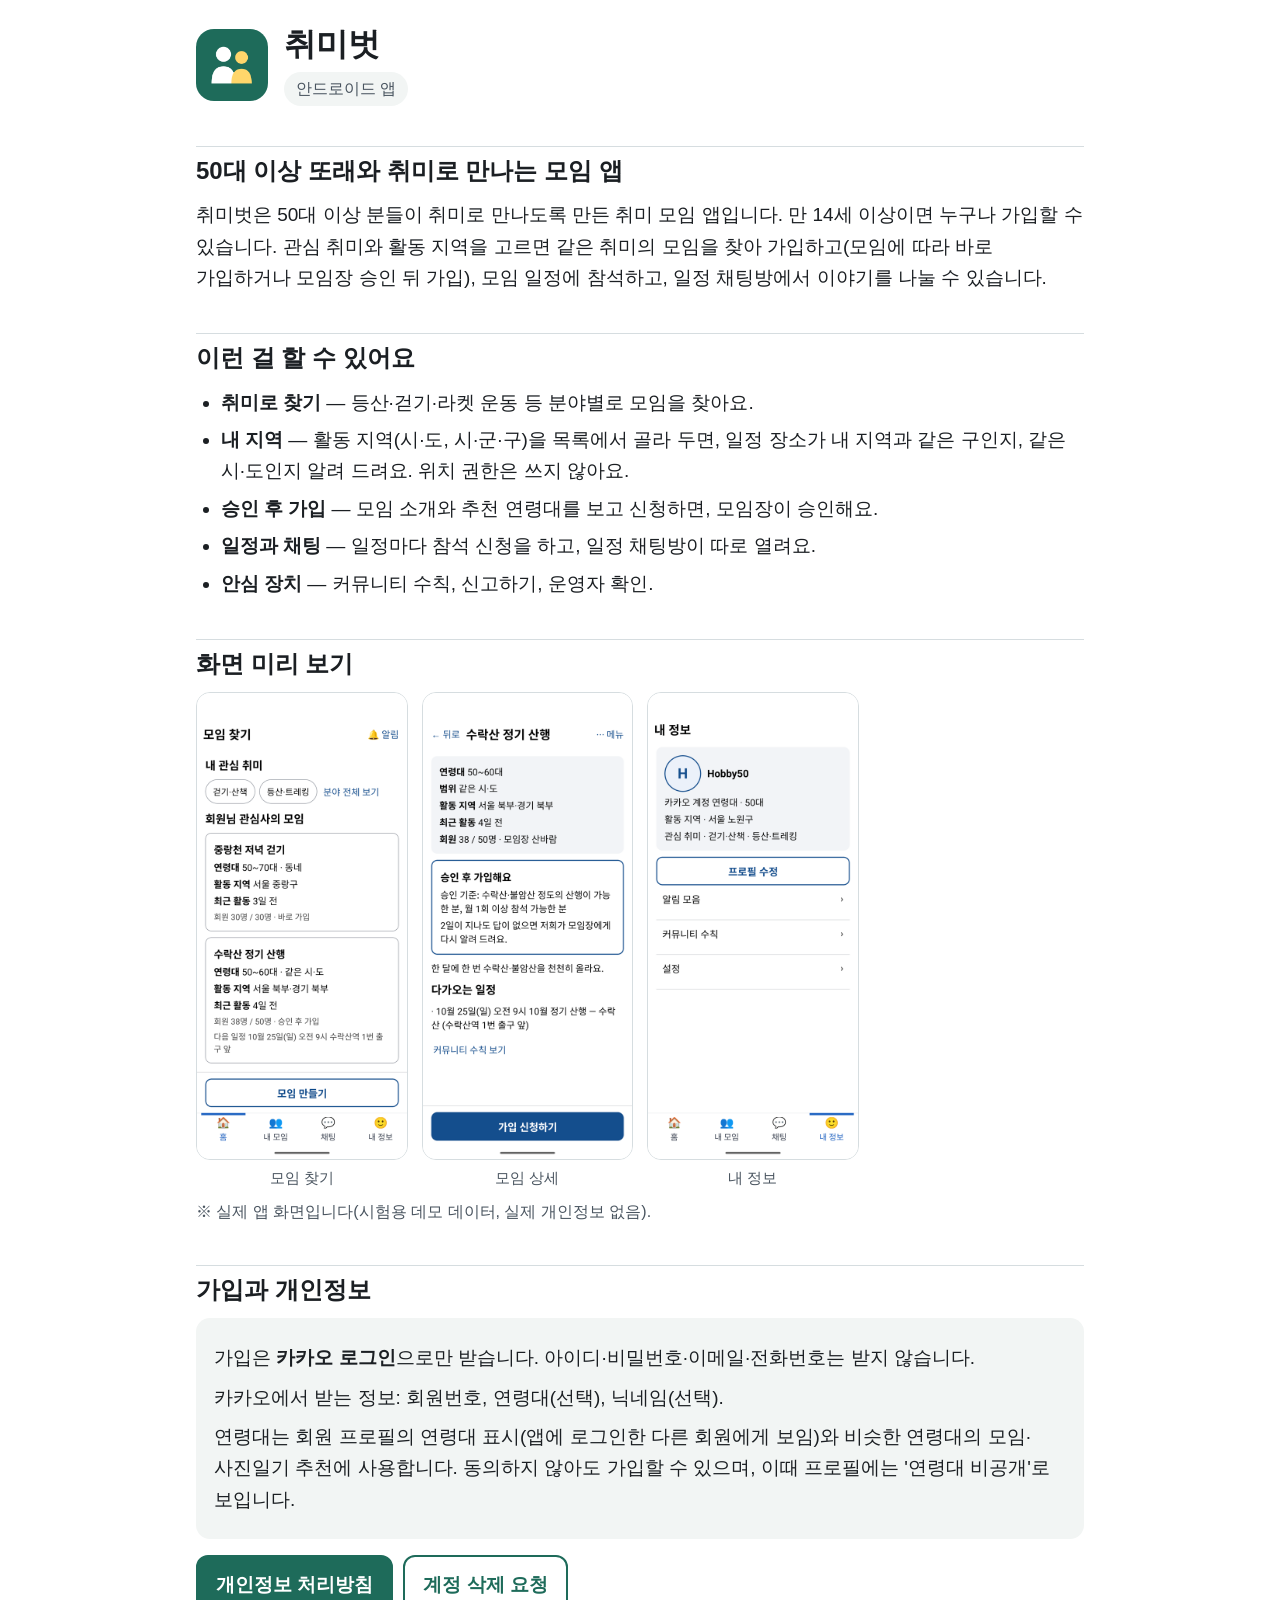
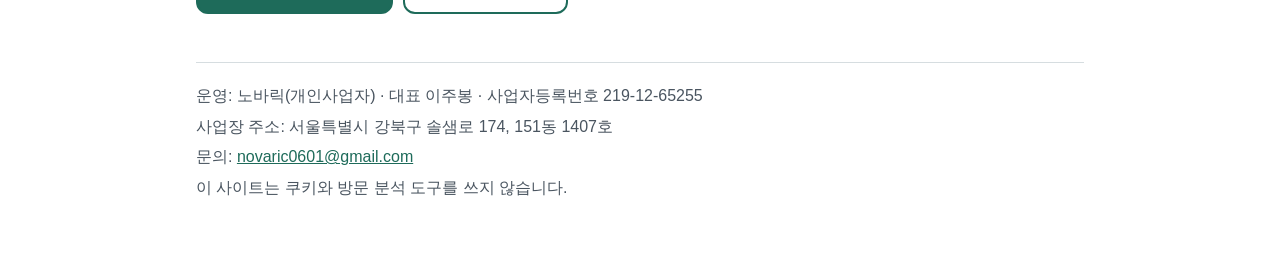
<file: index.html>
<!doctype html>
<html lang="ko">
<head>
<meta charset="utf-8">
<meta name="viewport" content="width=device-width, initial-scale=1">
<title>취미벗 — 50대 이상을 위한 취미 모임</title>
<meta name="description" content="취미벗은 50대 이상 분들이 취미로 만나도록 만든 취미 모임 앱입니다.">
<link rel="icon" href="/img/icon.png">
<link rel="stylesheet" href="/assets/site.css">
<!-- Static page: no cookies, no analytics, no external resources. -->
</head>
<body>
<main>
  <div class="hero">
    <img src="/img/icon.png" alt="취미벗 앱 아이콘" width="72" height="72">
    <div>
      <h1>취미벗</h1>
      <span class="tag">안드로이드 앱</span>
    </div>
  </div>

  <h2>50대 이상 또래와 취미로 만나는 모임 앱</h2>
  <p>취미벗은 50대 이상 분들이 취미로 만나도록 만든 취미 모임 앱입니다. 만 14세 이상이면 누구나 가입할 수 있습니다. 관심 취미와 활동 지역을 고르면 같은 취미의 모임을 찾아 가입하고(모임에 따라 바로 가입하거나 모임장 승인 뒤 가입), 모임 일정에 참석하고, 일정 채팅방에서 이야기를 나눌 수 있습니다.</p>

  <h2>이런 걸 할 수 있어요</h2>
  <ul>
    <li><b>취미로 찾기</b> — 등산·걷기·라켓 운동 등 분야별로 모임을 찾아요.</li>
    <li><b>내 지역</b> — 활동 지역(시·도, 시·군·구)을 목록에서 골라 두면, 일정 장소가 내 지역과 같은 구인지, 같은 시·도인지 알려 드려요. 위치 권한은 쓰지 않아요.</li>
    <li><b>승인 후 가입</b> — 모임 소개와 추천 연령대를 보고 신청하면, 모임장이 승인해요.</li>
    <li><b>일정과 채팅</b> — 일정마다 참석 신청을 하고, 일정 채팅방이 따로 열려요.</li>
    <li><b>안심 장치</b> — 커뮤니티 수칙, 신고하기, 운영자 확인.</li>
  </ul>

  <h2>화면 미리 보기</h2>
  <div class="shots">
    <figure><img src="/img/real-home.png" alt="홈 화면: 관심 취미의 모임 목록"><figcaption>모임 찾기</figcaption></figure>
    <figure><img src="/img/real-group.png" alt="모임 상세 화면: 추천 연령대·정원·승인 기준과 다가오는 일정"><figcaption>모임 상세</figcaption></figure>
    <figure><img src="/img/real-myinfo.png" alt="내 정보 화면: 닉네임과 연령대 표시"><figcaption>내 정보</figcaption></figure>
  </div>
  <p class="note">※ 실제 앱 화면입니다(시험용 데모 데이터, 실제 개인정보 없음).</p>

  <h2>가입과 개인정보</h2>
  <div class="box">
    <p>가입은 <b>카카오 로그인</b>으로만 받습니다. 아이디·비밀번호·이메일·전화번호는 받지 않습니다.</p>
    <p>카카오에서 받는 정보: 회원번호, 연령대(선택), 닉네임(선택).</p>
    <p>연령대는 회원 프로필의 연령대 표시(앱에 로그인한 다른 회원에게 보임)와 비슷한 연령대의 모임·사진일기 추천에 사용합니다. 동의하지 않아도 가입할 수 있으며, 이때 프로필에는 '연령대 비공개'로 보입니다.</p>
  </div>
  <div class="btns">
    <a class="btn primary" href="/privacy/">개인정보 처리방침</a>
    <a class="btn" href="/delete-account/">계정 삭제 요청</a>
  </div>

  <footer>
    <p>운영: 노바릭(개인사업자) · 대표 이주봉 · 사업자등록번호 219-12-65255</p>
    <p>사업장 주소: 서울특별시 강북구 솔샘로 174, 151동 1407호</p>
    <p>문의: <a href="mailto:novaric0601@gmail.com">novaric0601@gmail.com</a></p>
    <p>이 사이트는 쿠키와 방문 분석 도구를 쓰지 않습니다.</p>
  </footer>
</main>
</body>
</html>
</file>
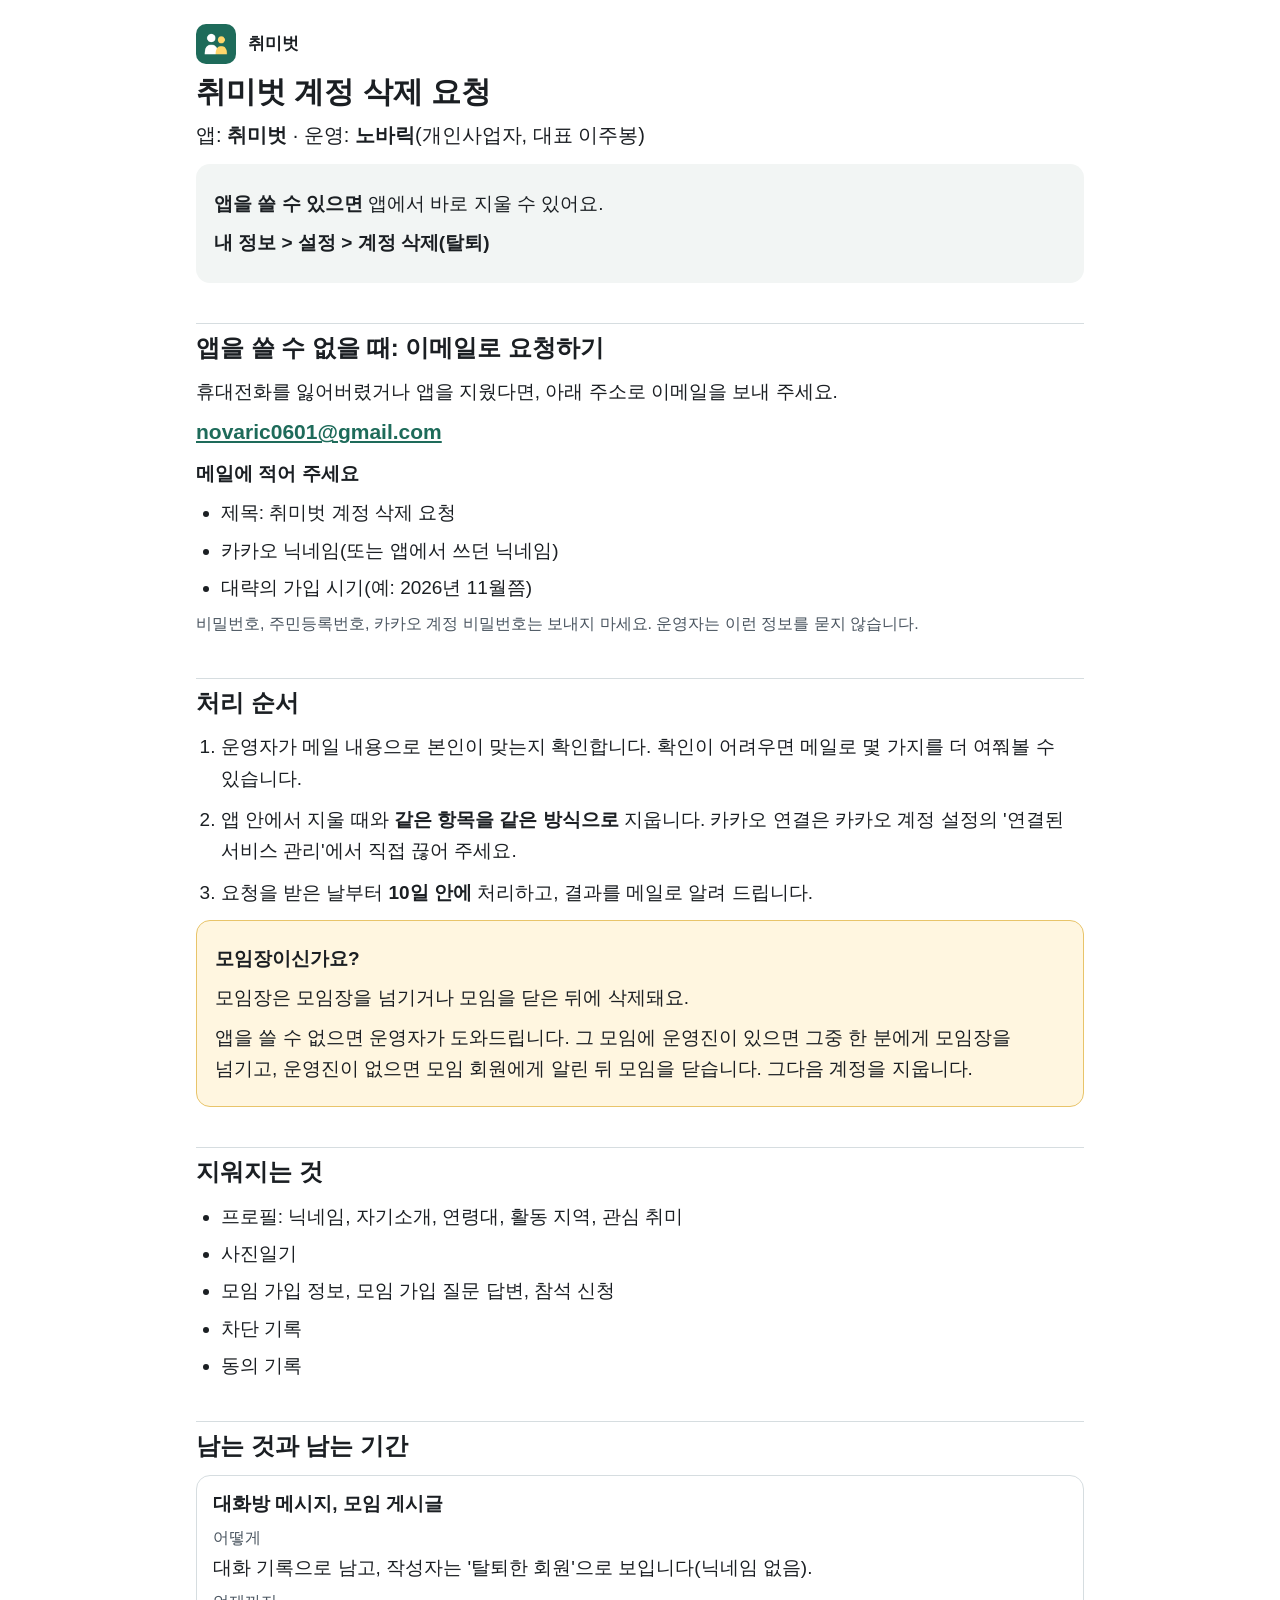
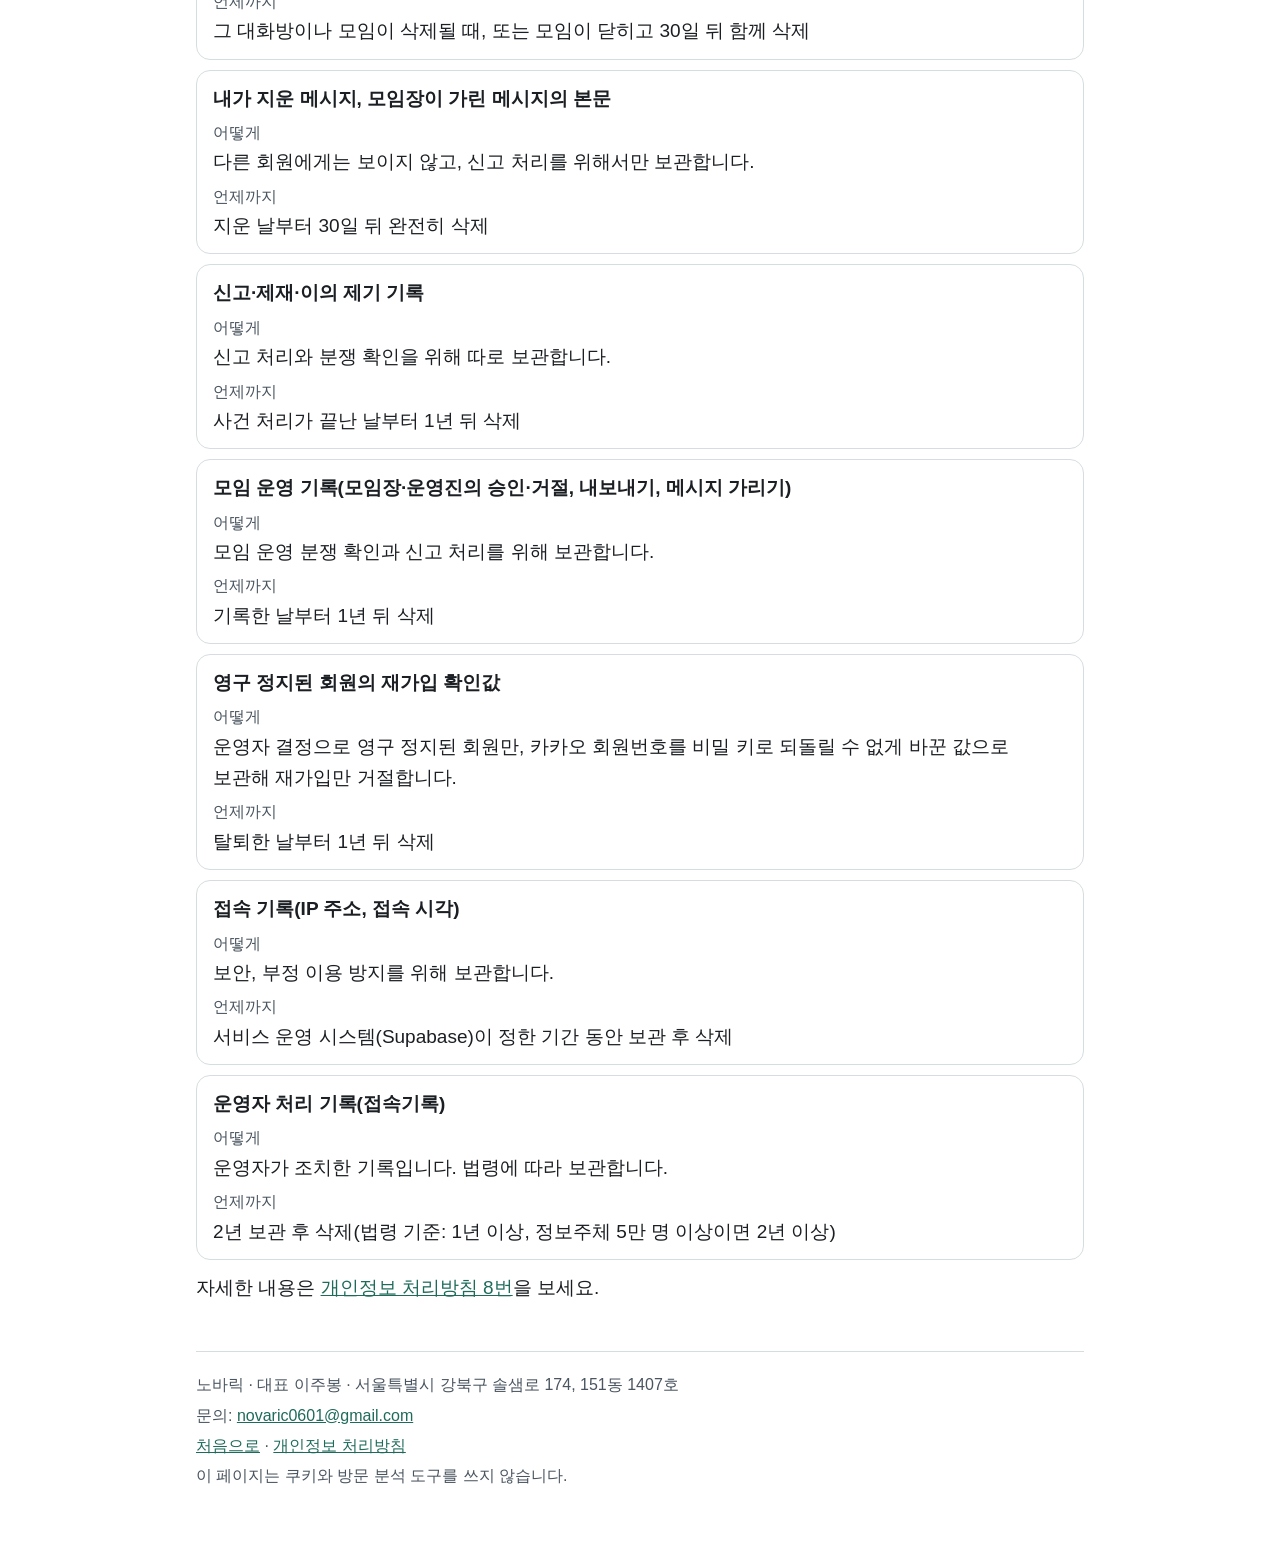
<file: delete-account/index.html>
<!doctype html>
<html lang="ko">
<head>
<meta charset="utf-8">
<meta name="viewport" content="width=device-width, initial-scale=1">
<title>취미벗 계정 삭제 요청</title>
<meta name="description" content="취미벗(운영: 노바릭) 계정과 개인정보 삭제를 요청하는 방법">
<link rel="icon" href="/img/icon.png">
<link rel="stylesheet" href="/assets/site.css">
<!-- Static page: no cookies, no analytics, no external resources. -->
</head>
<body>
<main>
  <div class="top"><img src="/img/icon.png" alt="" width="40" height="40"><a href="/">취미벗</a></div>

  <h1>취미벗 계정 삭제 요청</h1>
  <p class="lead">앱: <b>취미벗</b> · 운영: <b>노바릭</b>(개인사업자, 대표 이주봉)</p>

  <div class="box">
    <p><b>앱을 쓸 수 있으면</b> 앱에서 바로 지울 수 있어요.</p>
    <p><b>내 정보 &gt; 설정 &gt; 계정 삭제(탈퇴)</b></p>
  </div>

  <h2>앱을 쓸 수 없을 때: 이메일로 요청하기</h2>
  <p>휴대전화를 잃어버렸거나 앱을 지웠다면, 아래 주소로 이메일을 보내 주세요.</p>
  <p class="mail"><a href="mailto:novaric0601@gmail.com?subject=%EC%B7%A8%EB%AF%B8%EB%B2%97%20%EA%B3%84%EC%A0%95%20%EC%82%AD%EC%A0%9C%20%EC%9A%94%EC%B2%AD">novaric0601@gmail.com</a></p>
  <p><b>메일에 적어 주세요</b></p>
  <ul>
    <li>제목: 취미벗 계정 삭제 요청</li>
    <li>카카오 닉네임(또는 앱에서 쓰던 닉네임)</li>
    <li>대략의 가입 시기(예: 2026년 11월쯤)</li>
  </ul>
  <p class="note">비밀번호, 주민등록번호, 카카오 계정 비밀번호는 보내지 마세요. 운영자는 이런 정보를 묻지 않습니다.</p>

  <h2>처리 순서</h2>
  <ol class="steps">
    <li>운영자가 메일 내용으로 본인이 맞는지 확인합니다. 확인이 어려우면 메일로 몇 가지를 더 여쭤볼 수 있습니다.</li>
    <li>앱 안에서 지울 때와 <b>같은 항목을 같은 방식으로</b> 지웁니다. 카카오 연결은 카카오 계정 설정의 '연결된 서비스 관리'에서 직접 끊어 주세요.</li>
    <li>요청을 받은 날부터 <b>10일 안에</b> 처리하고, 결과를 메일로 알려 드립니다.</li>
  </ol>

  <div class="warn">
    <p><b>모임장이신가요?</b></p>
    <p>모임장은 모임장을 넘기거나 모임을 닫은 뒤에 삭제돼요.</p>
    <p>앱을 쓸 수 없으면 운영자가 도와드립니다. 그 모임에 운영진이 있으면 그중 한 분에게 모임장을 넘기고, 운영진이 없으면 모임 회원에게 알린 뒤 모임을 닫습니다. 그다음 계정을 지웁니다.</p>
  </div>

  <h2>지워지는 것</h2>
  <ul>
    <li>프로필: 닉네임, 자기소개, 연령대, 활동 지역, 관심 취미</li>
    <li>사진일기</li>
    <li>모임 가입 정보, 모임 가입 질문 답변, 참석 신청</li>
    <li>차단 기록</li>
    <li>동의 기록</li>
  </ul>

  <h2>남는 것과 남는 기간</h2>
  <ul class="cards">
    <li><span class="t">대화방 메시지, 모임 게시글</span>
      <dl><dt>어떻게</dt><dd>대화 기록으로 남고, 작성자는 '탈퇴한 회원'으로 보입니다(닉네임 없음).</dd><dt>언제까지</dt><dd>그 대화방이나 모임이 삭제될 때, 또는 모임이 닫히고 30일 뒤 함께 삭제</dd></dl></li>
    <li><span class="t">내가 지운 메시지, 모임장이 가린 메시지의 본문</span>
      <dl><dt>어떻게</dt><dd>다른 회원에게는 보이지 않고, 신고 처리를 위해서만 보관합니다.</dd><dt>언제까지</dt><dd>지운 날부터 30일 뒤 완전히 삭제</dd></dl></li>
    <li><span class="t">신고·제재·이의 제기 기록</span>
      <dl><dt>어떻게</dt><dd>신고 처리와 분쟁 확인을 위해 따로 보관합니다.</dd><dt>언제까지</dt><dd>사건 처리가 끝난 날부터 1년 뒤 삭제</dd></dl></li>
    <li><span class="t">모임 운영 기록(모임장·운영진의 승인·거절, 내보내기, 메시지 가리기)</span>
      <dl><dt>어떻게</dt><dd>모임 운영 분쟁 확인과 신고 처리를 위해 보관합니다.</dd><dt>언제까지</dt><dd>기록한 날부터 1년 뒤 삭제</dd></dl></li>
    <li><span class="t">영구 정지된 회원의 재가입 확인값</span>
      <dl><dt>어떻게</dt><dd>운영자 결정으로 영구 정지된 회원만, 카카오 회원번호를 비밀 키로 되돌릴 수 없게 바꾼 값으로 보관해 재가입만 거절합니다.</dd><dt>언제까지</dt><dd>탈퇴한 날부터 1년 뒤 삭제</dd></dl></li>
    <li><span class="t">접속 기록(IP 주소, 접속 시각)</span>
      <dl><dt>어떻게</dt><dd>보안, 부정 이용 방지를 위해 보관합니다.</dd><dt>언제까지</dt><dd>서비스 운영 시스템(Supabase)이 정한 기간 동안 보관 후 삭제</dd></dl></li>
    <li><span class="t">운영자 처리 기록(접속기록)</span>
      <dl><dt>어떻게</dt><dd>운영자가 조치한 기록입니다. 법령에 따라 보관합니다.</dd><dt>언제까지</dt><dd>2년 보관 후 삭제(법령 기준: 1년 이상, 정보주체 5만 명 이상이면 2년 이상)</dd></dl></li>
  </ul>
  <p>자세한 내용은 <a href="/privacy/#s8">개인정보 처리방침 8번</a>을 보세요.</p>

  <footer>
    <p>노바릭 · 대표 이주봉 · 서울특별시 강북구 솔샘로 174, 151동 1407호</p>
    <p>문의: <a href="mailto:novaric0601@gmail.com">novaric0601@gmail.com</a></p>
    <p><a href="/">처음으로</a> · <a href="/privacy/">개인정보 처리방침</a></p>
    <p>이 페이지는 쿠키와 방문 분석 도구를 쓰지 않습니다.</p>
  </footer>
</main>
</body>
</html>
</file>
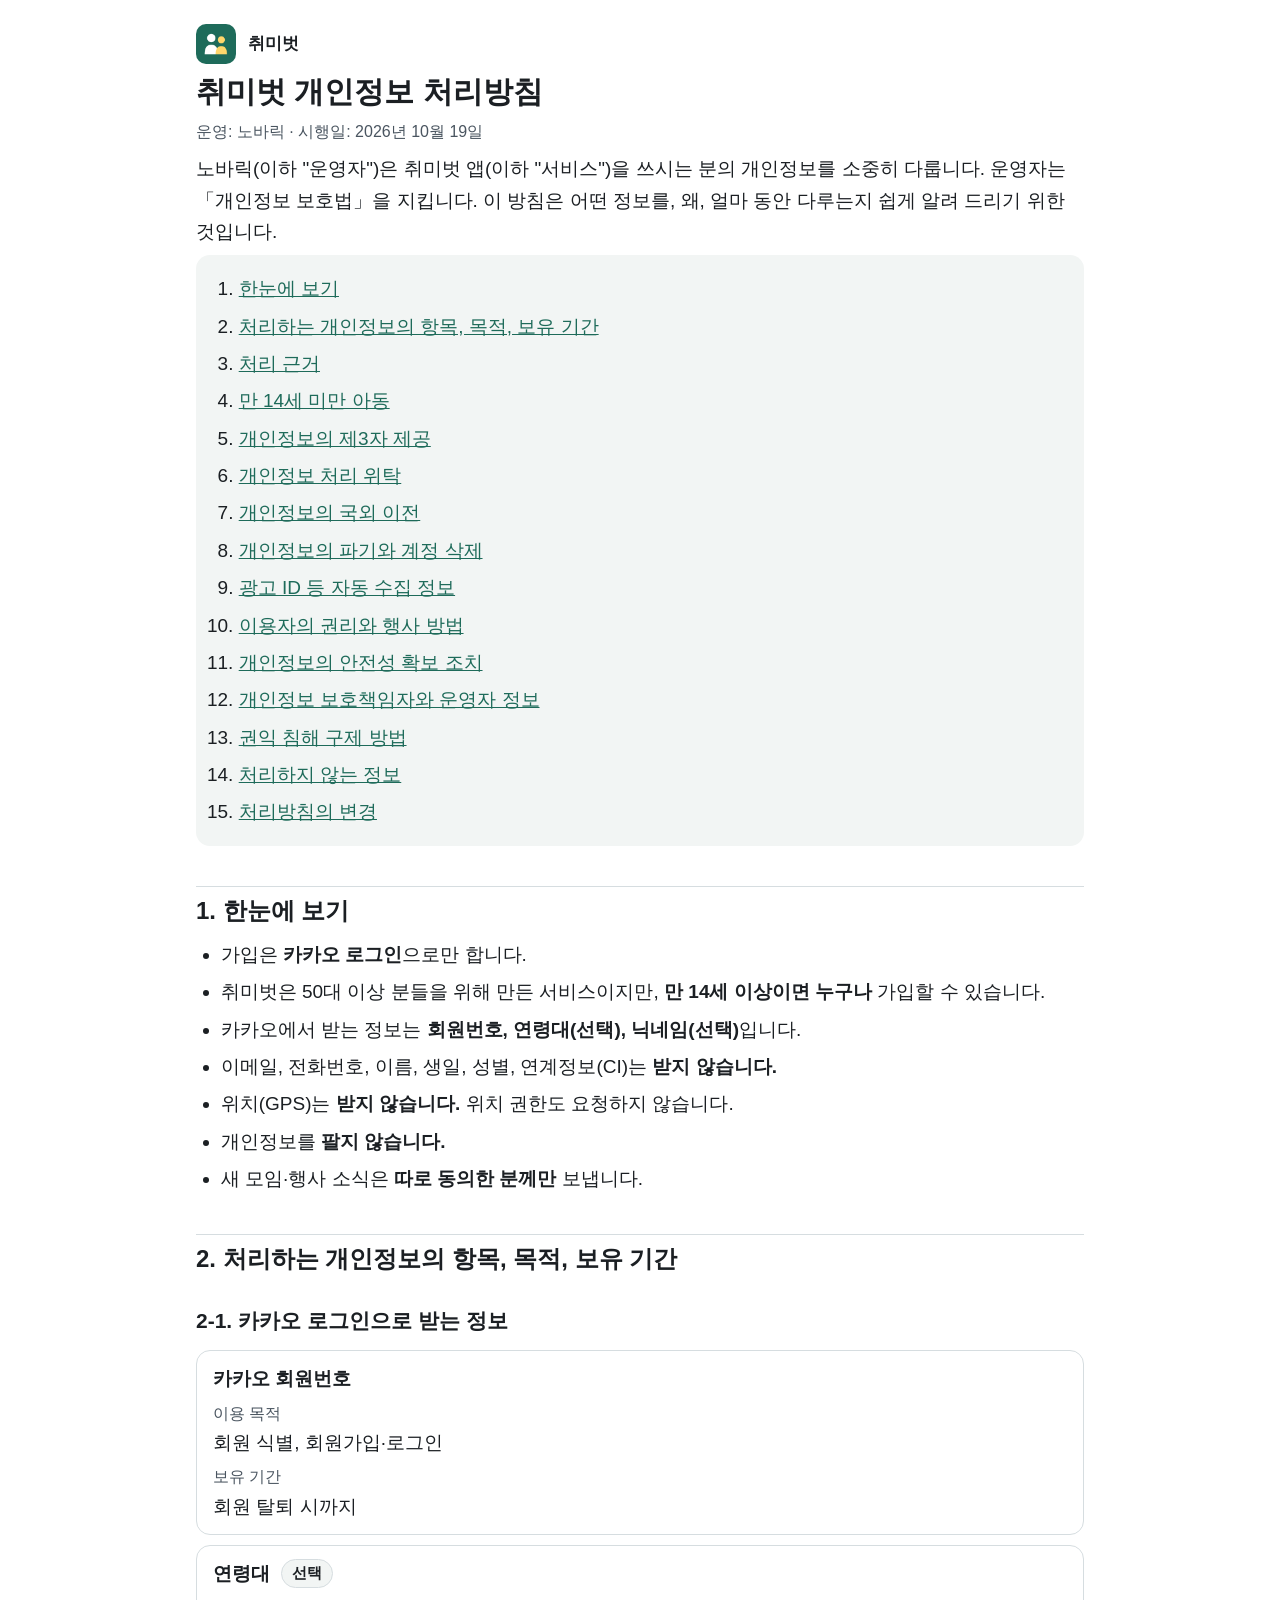
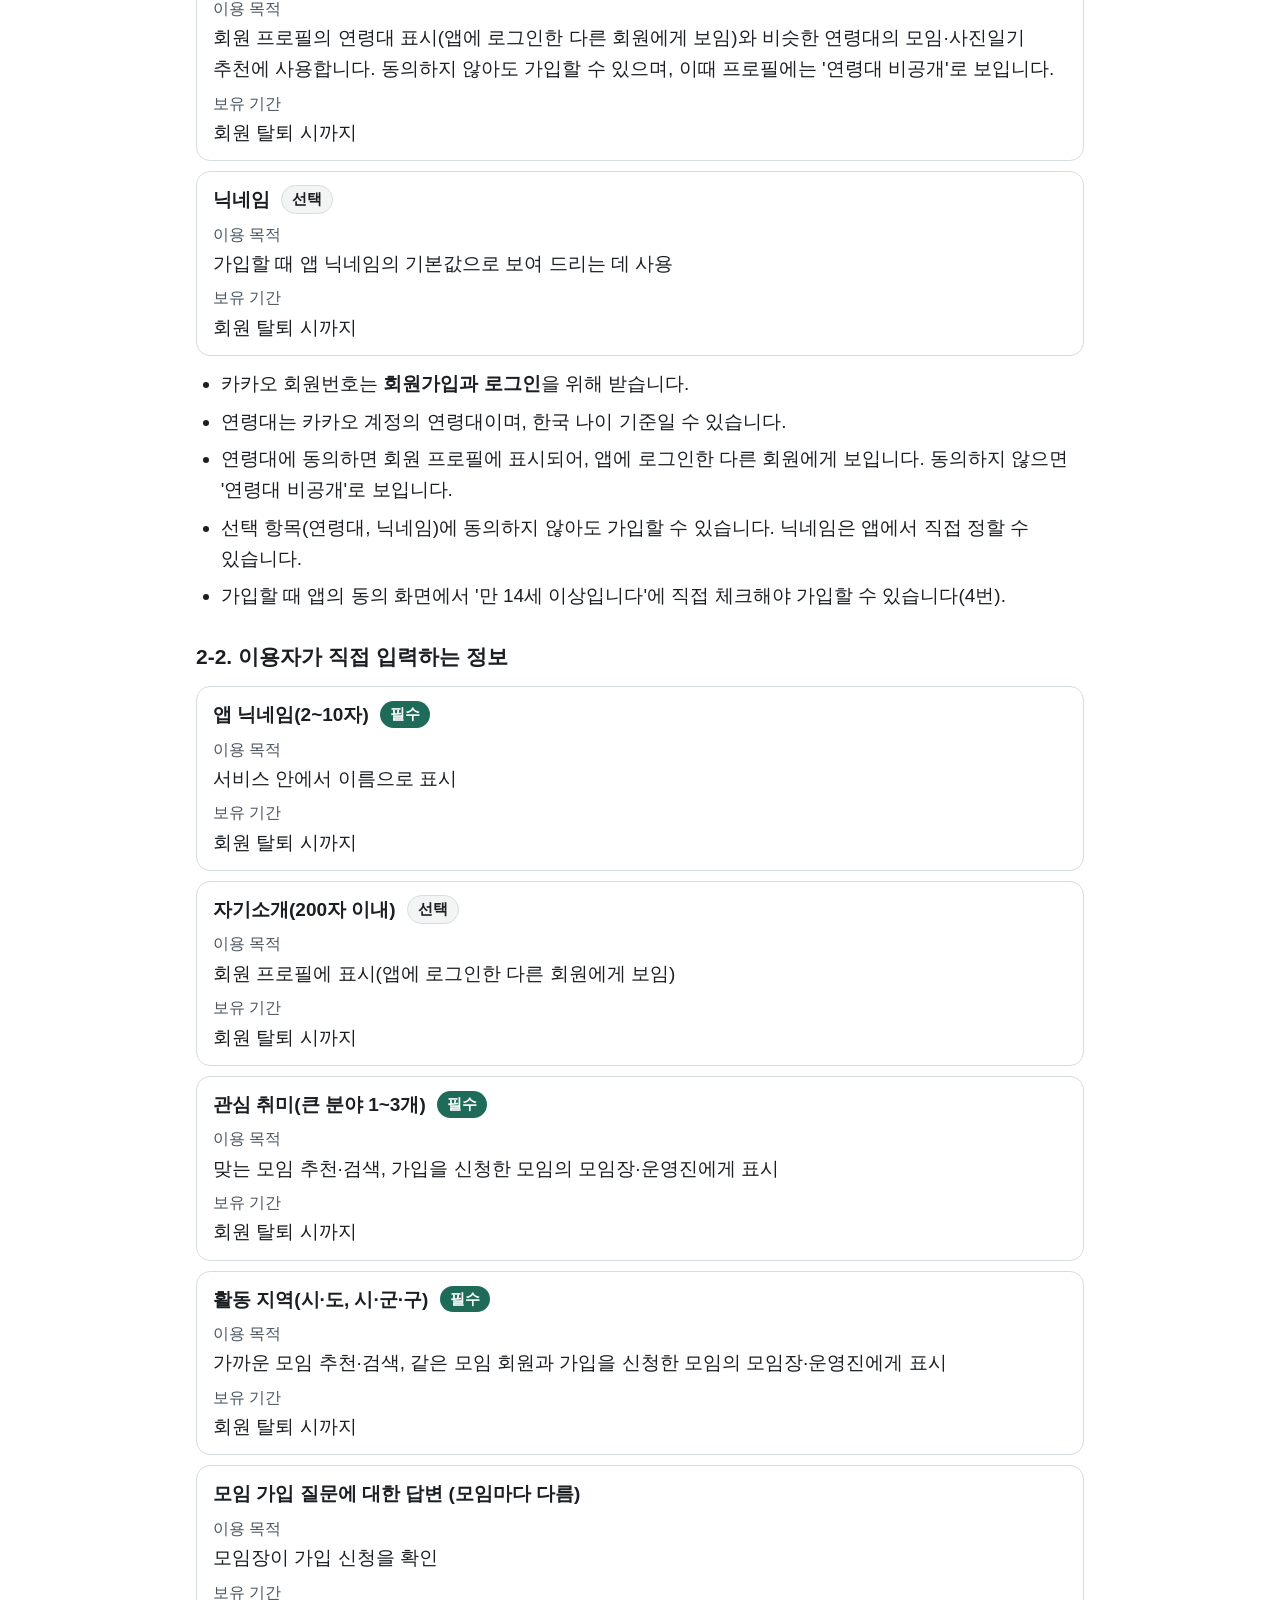
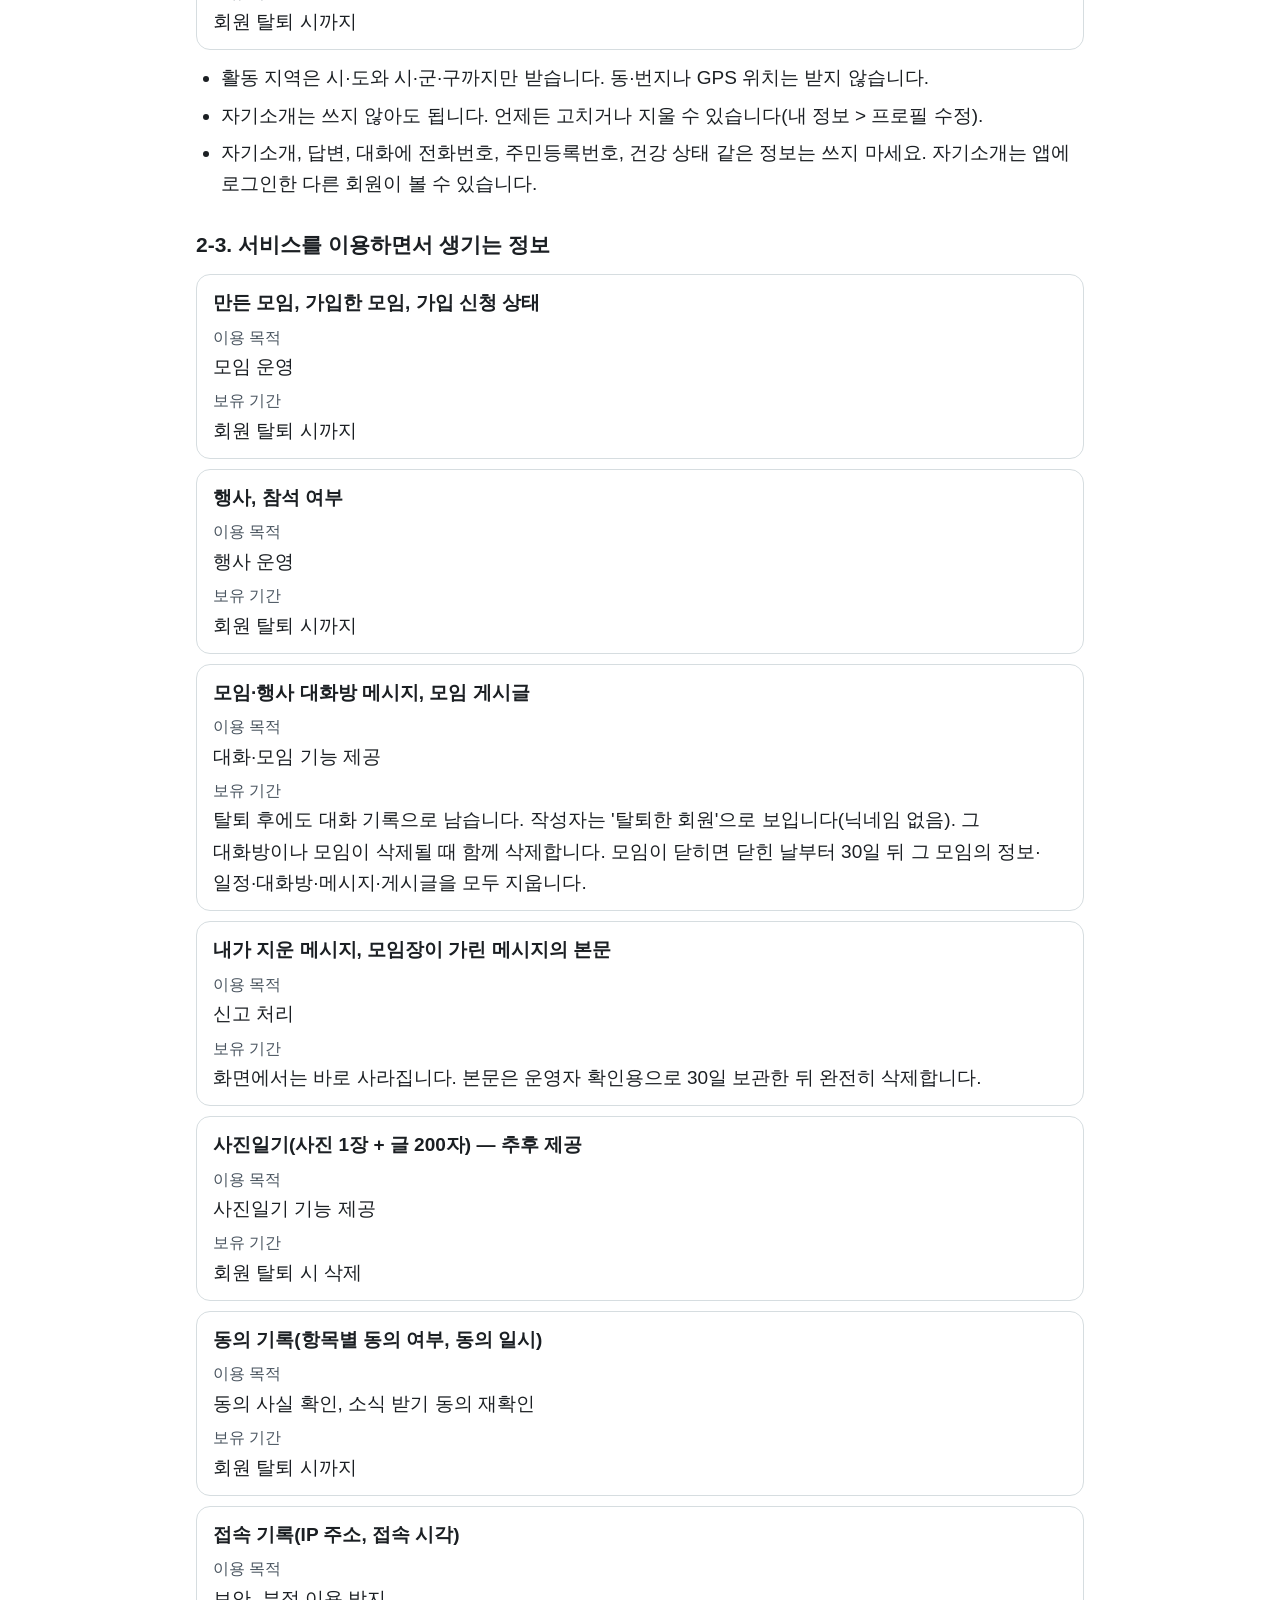
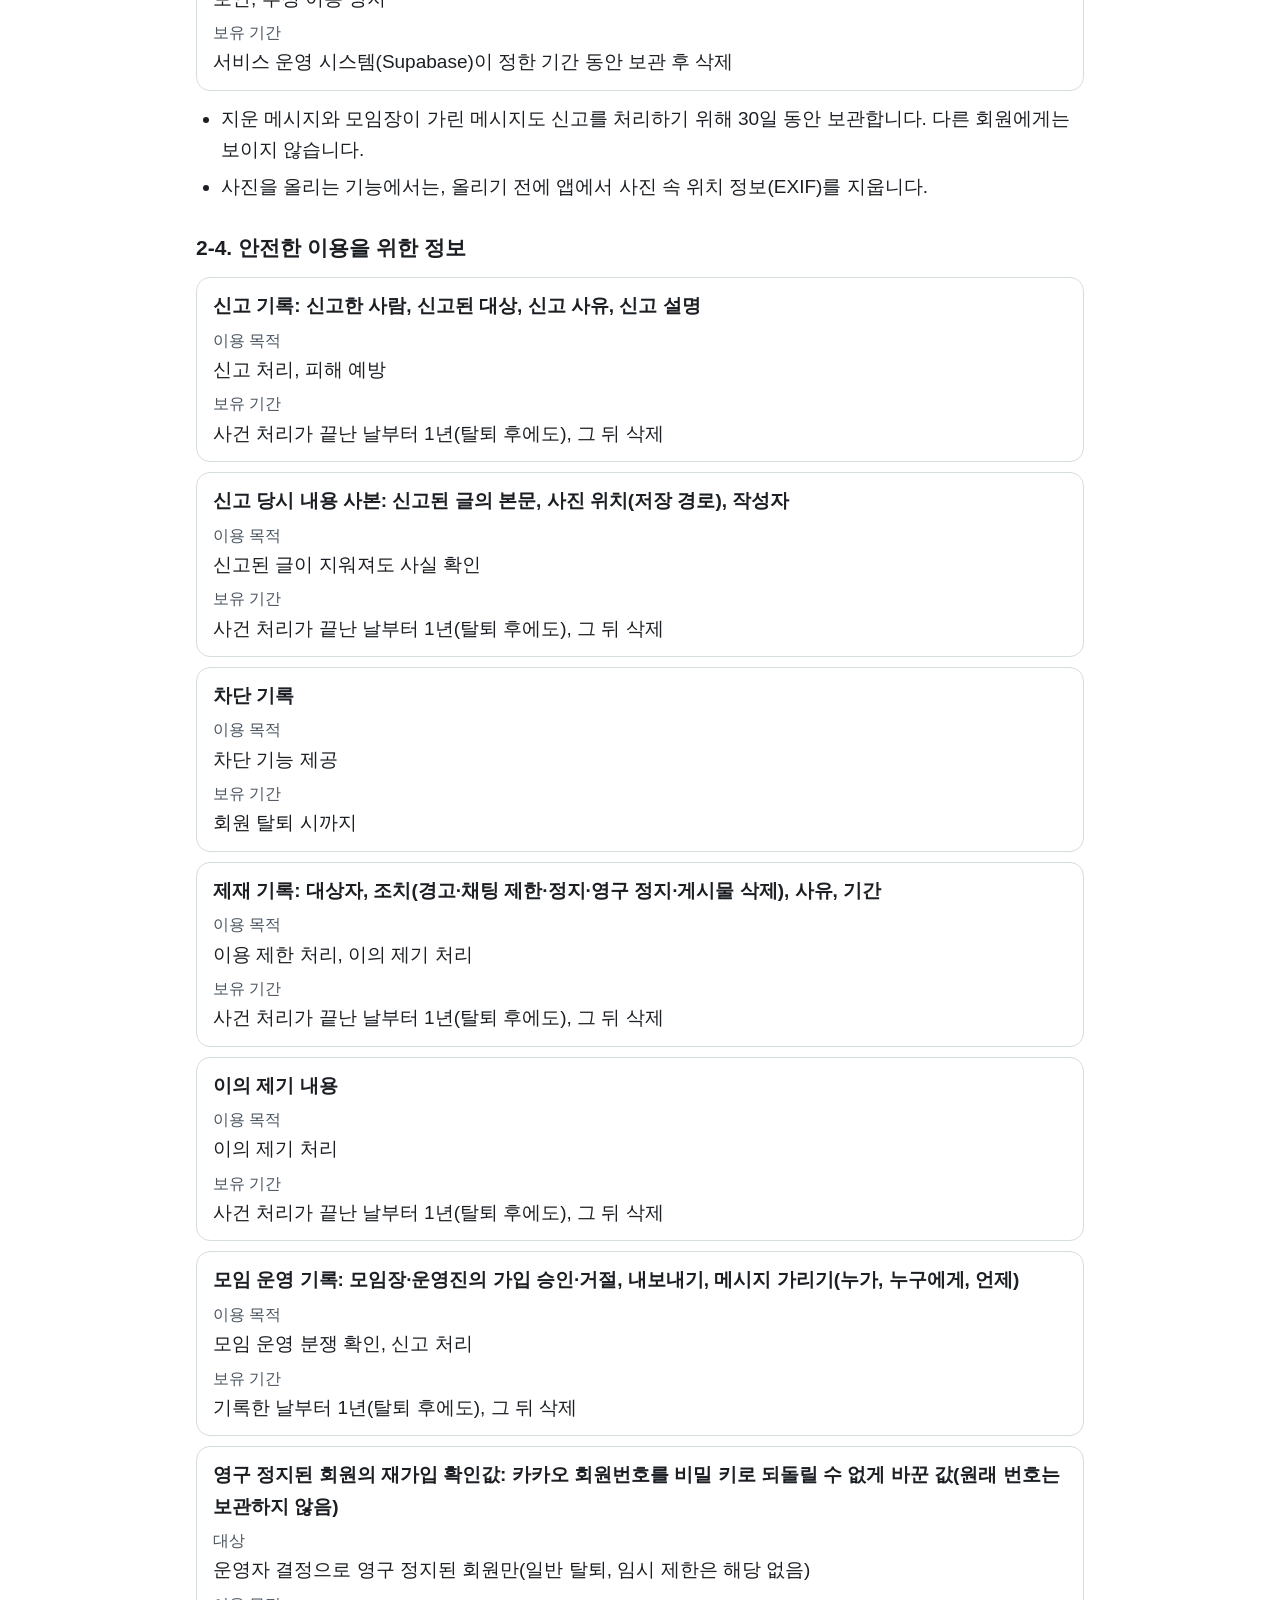
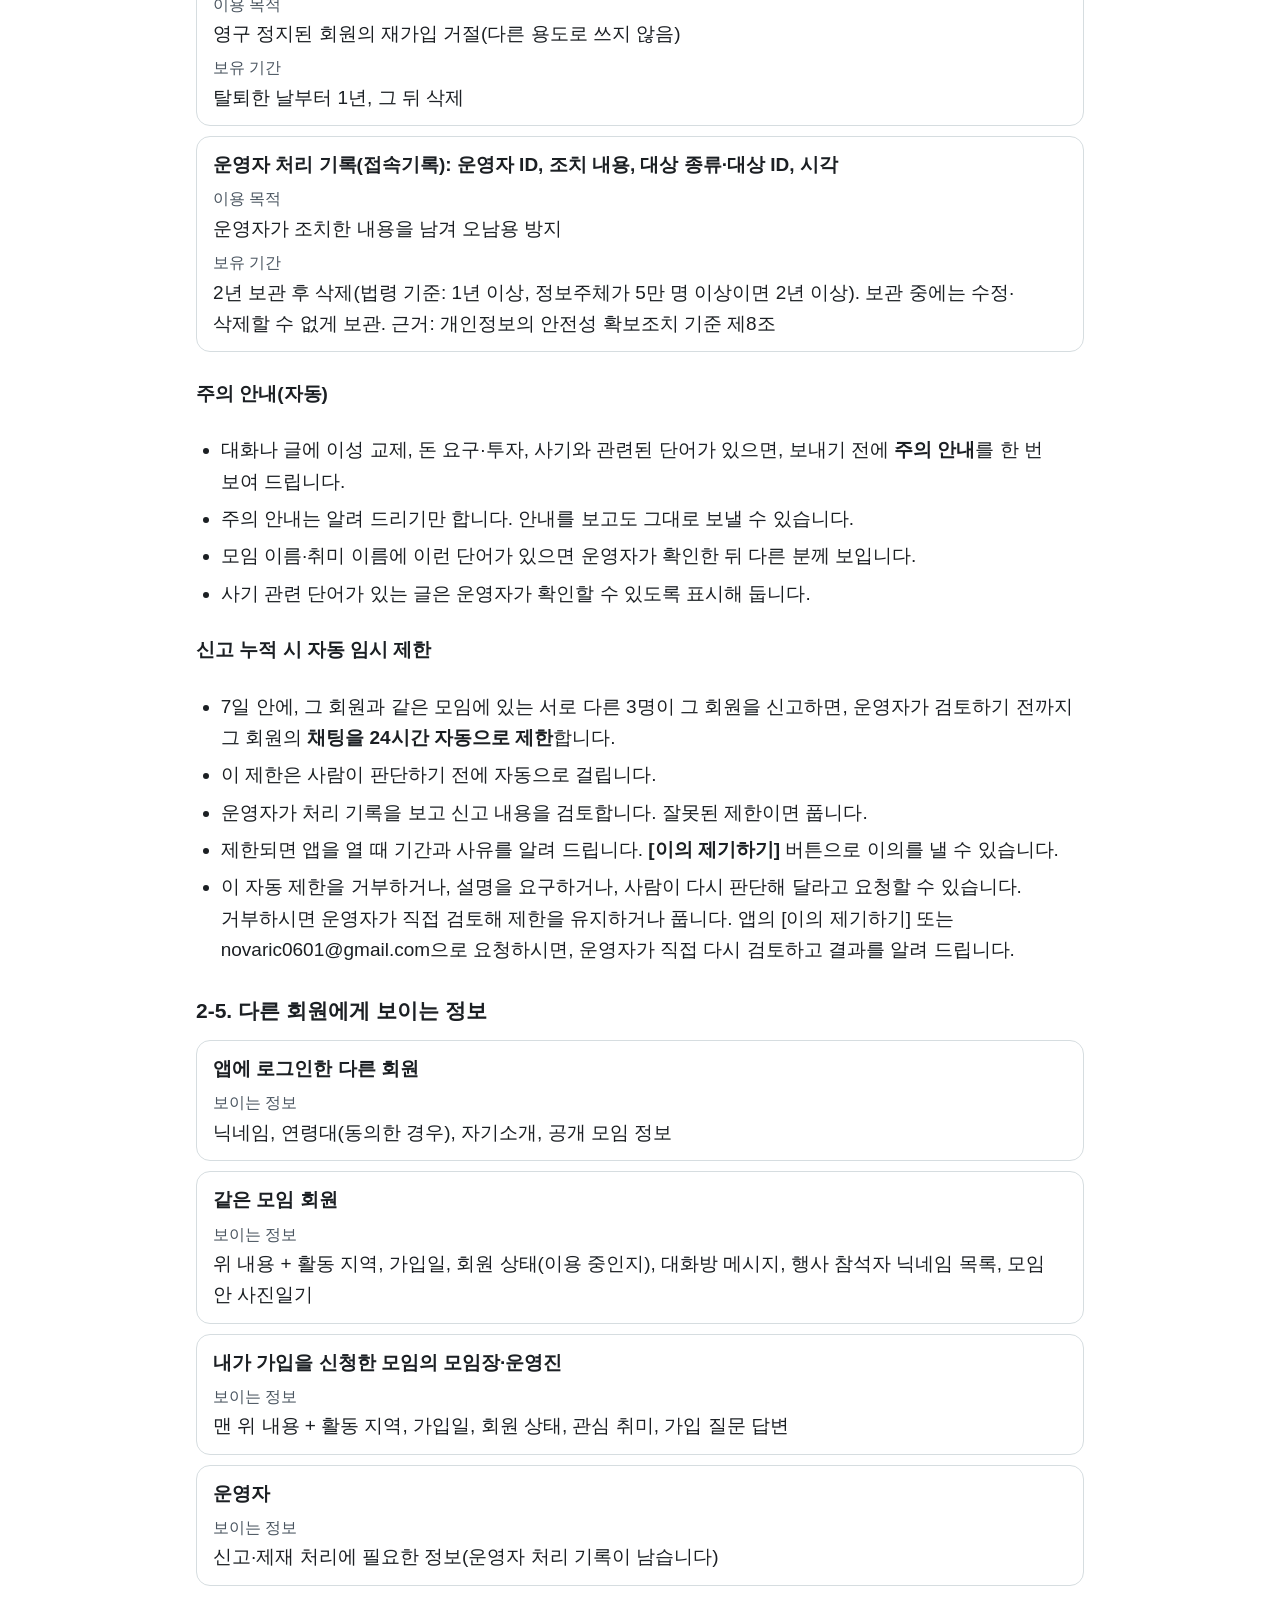
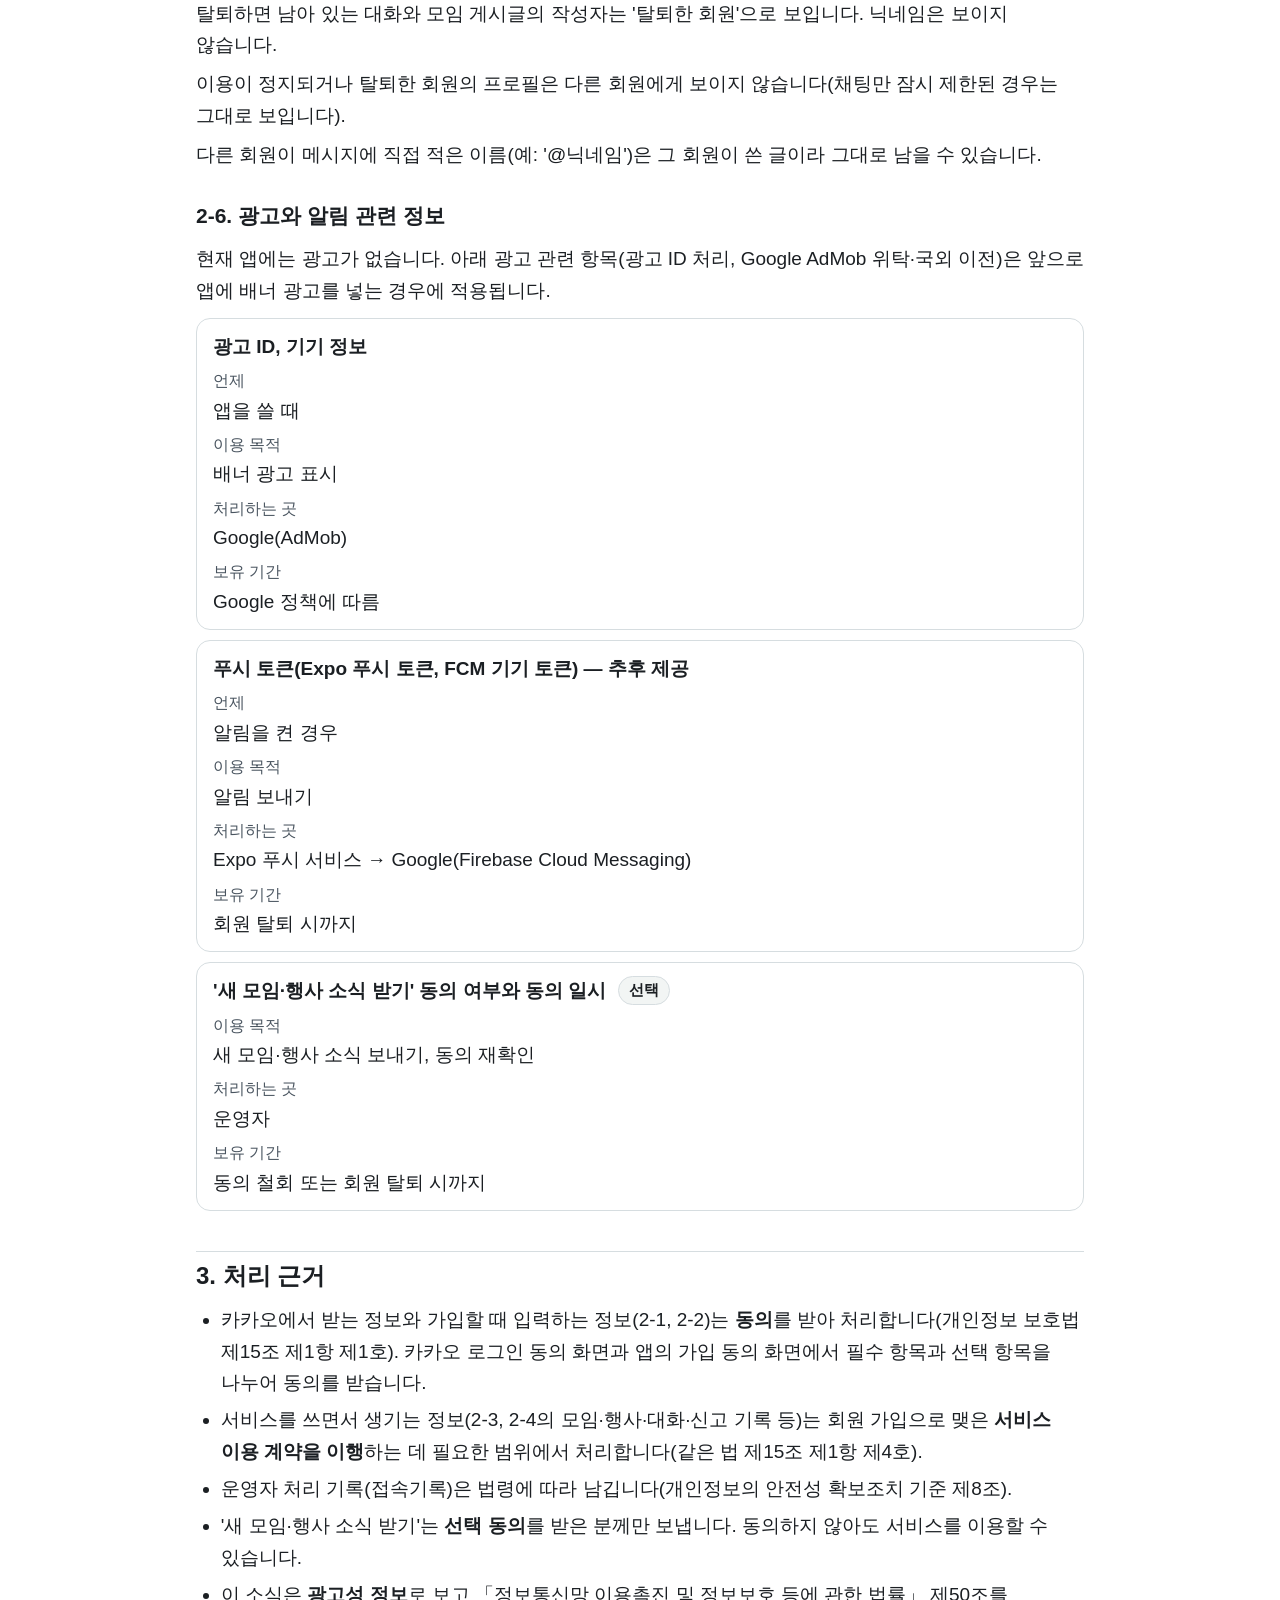
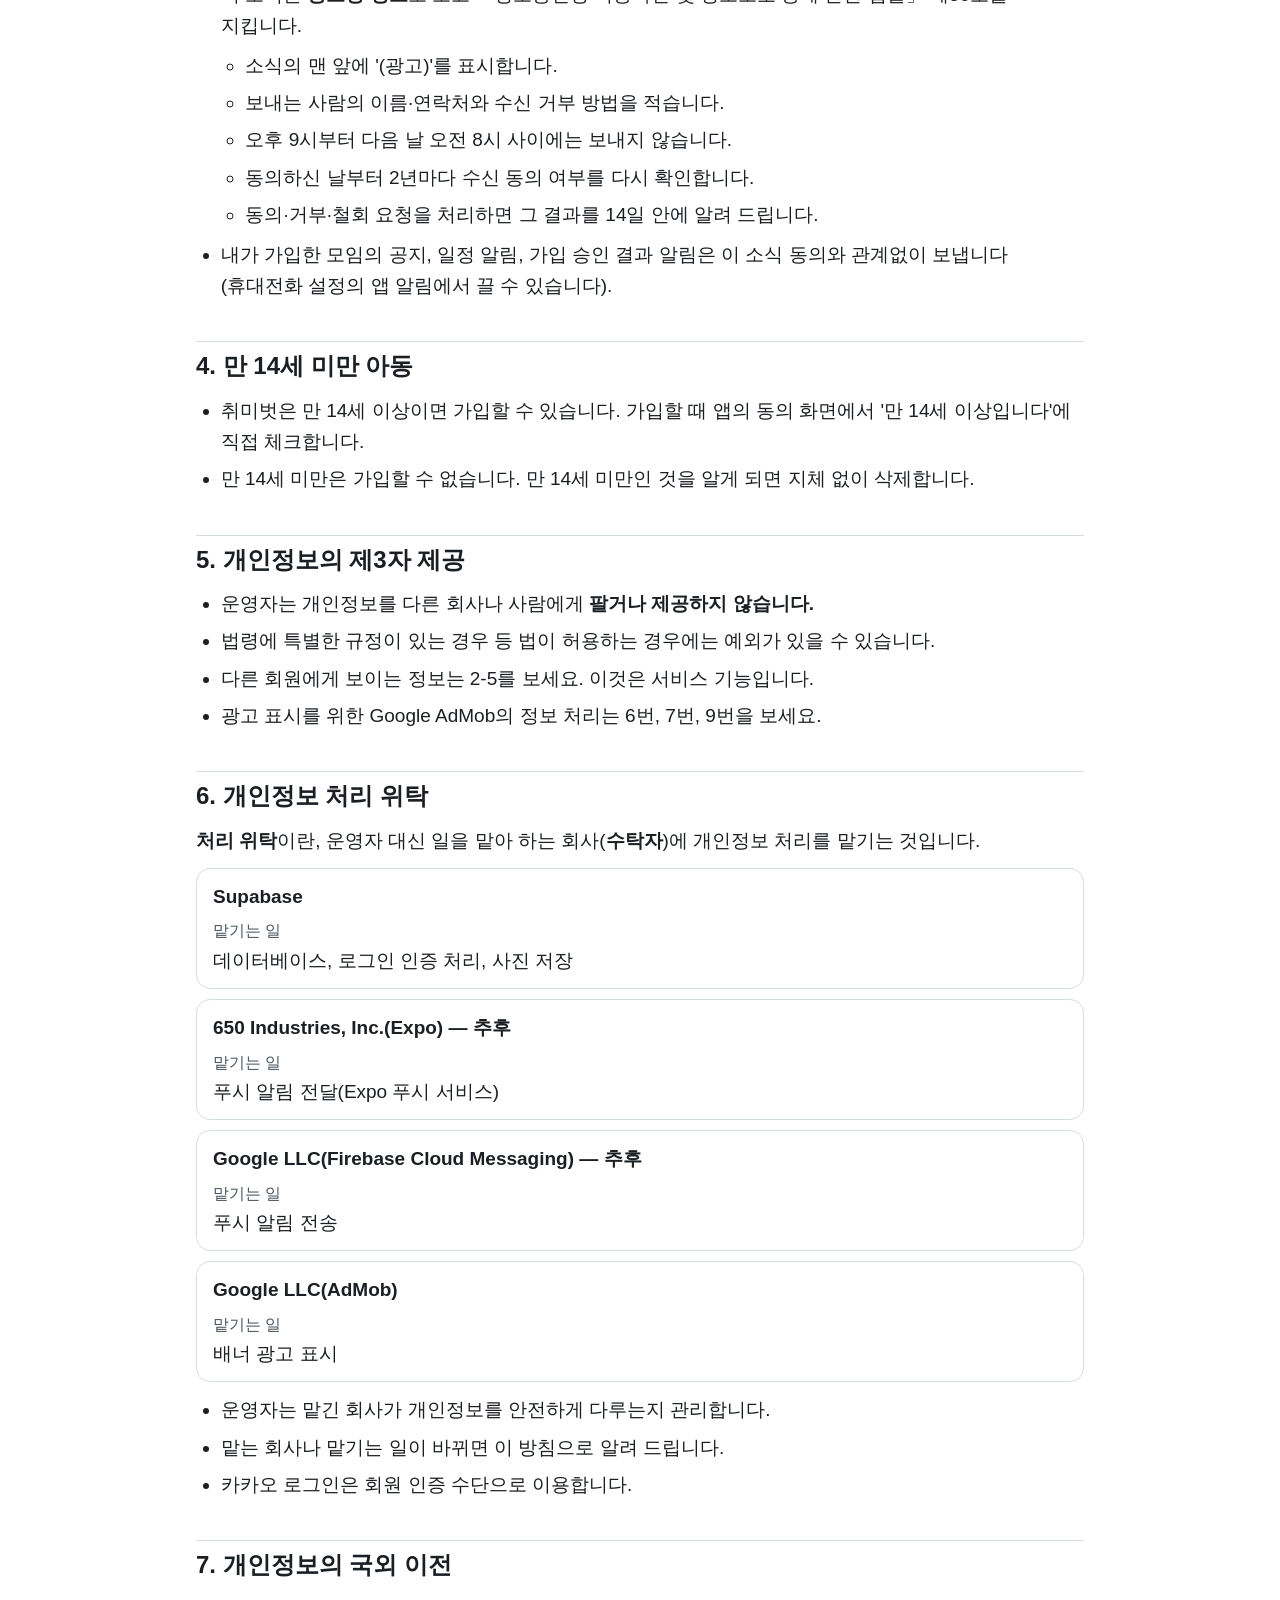
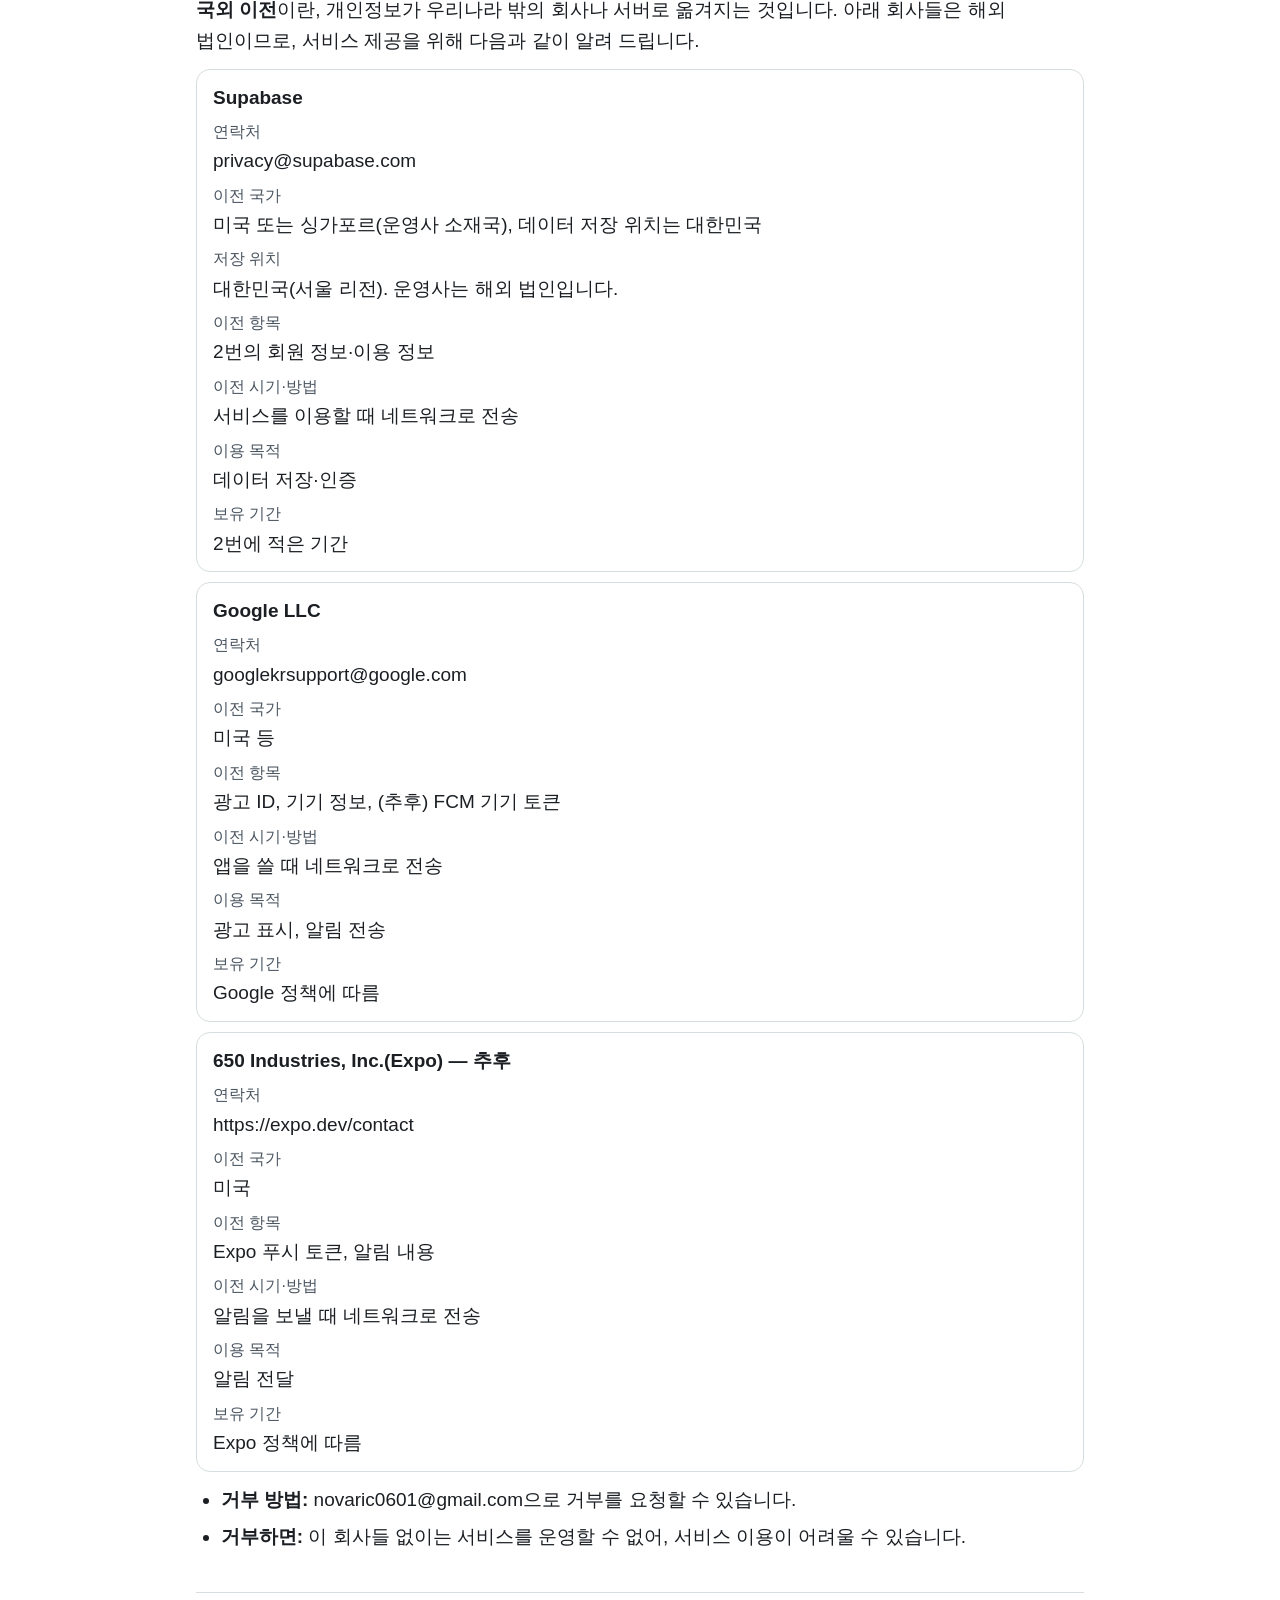
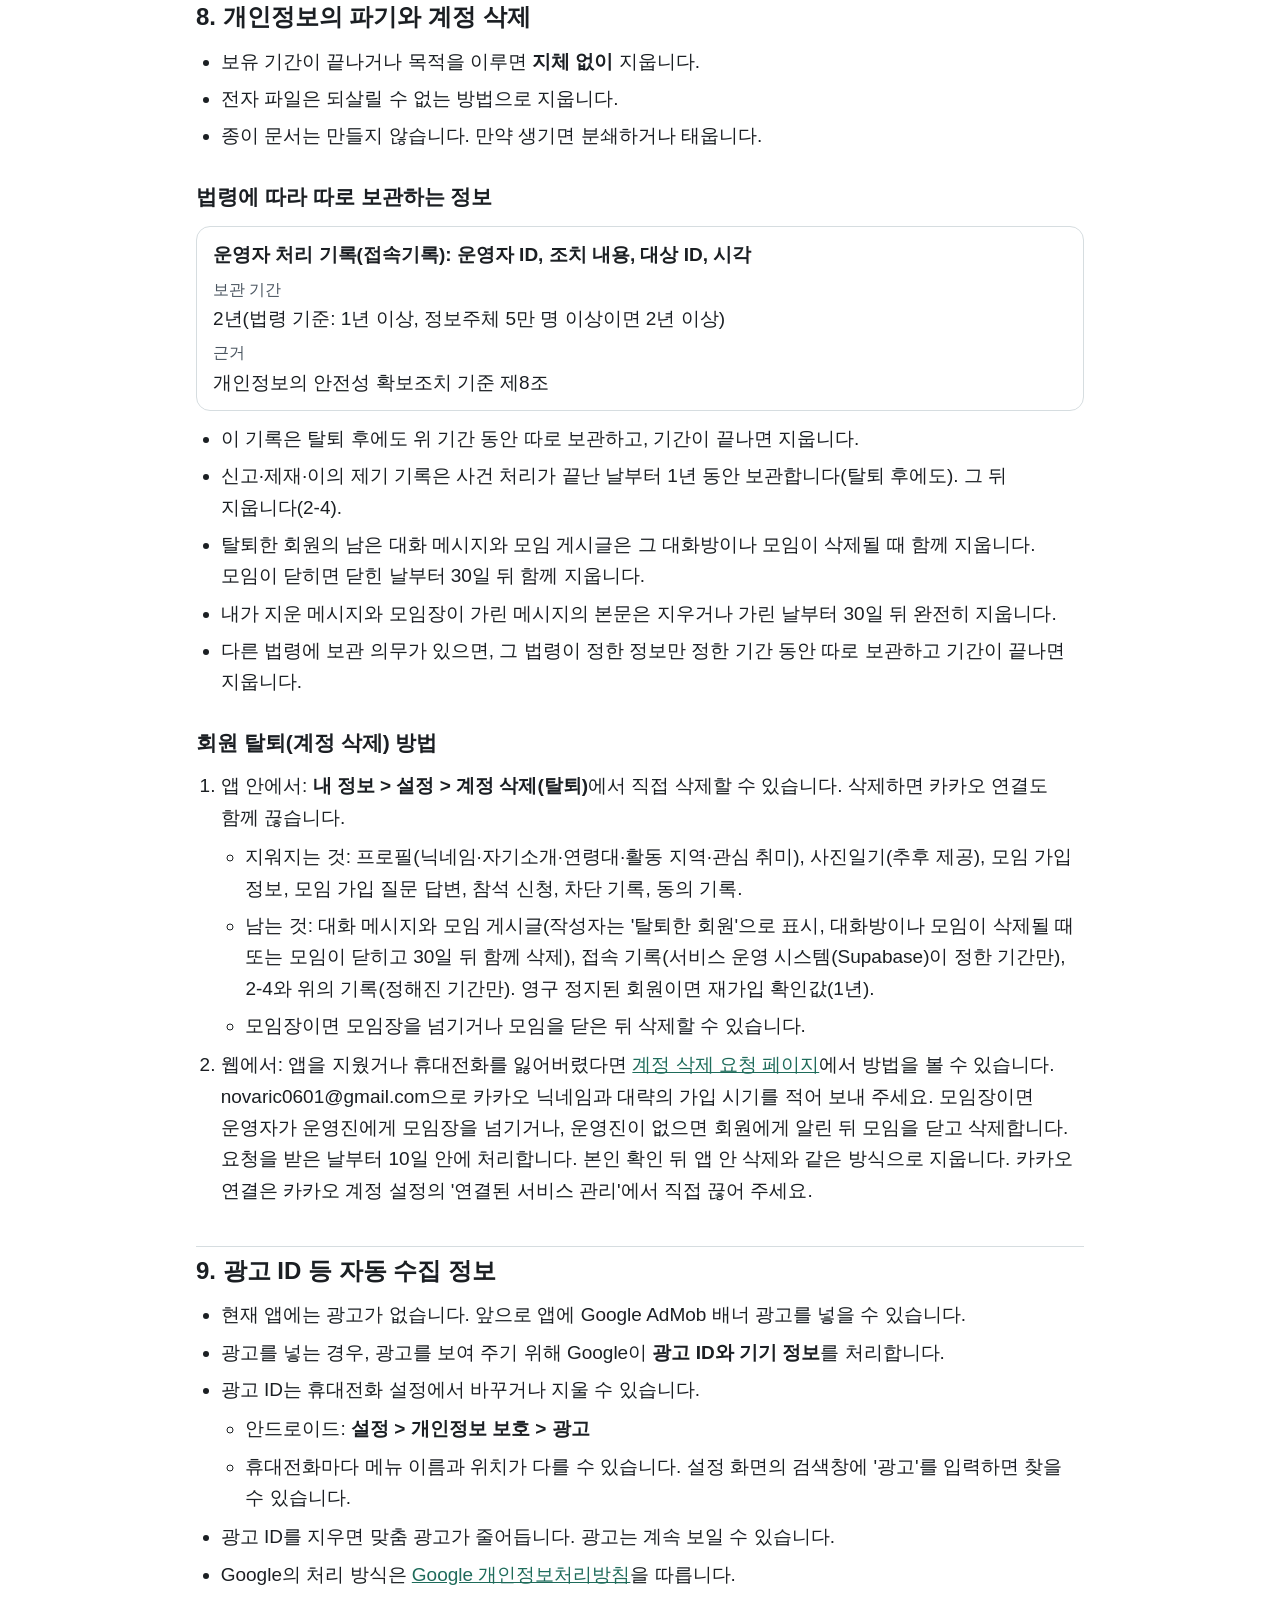
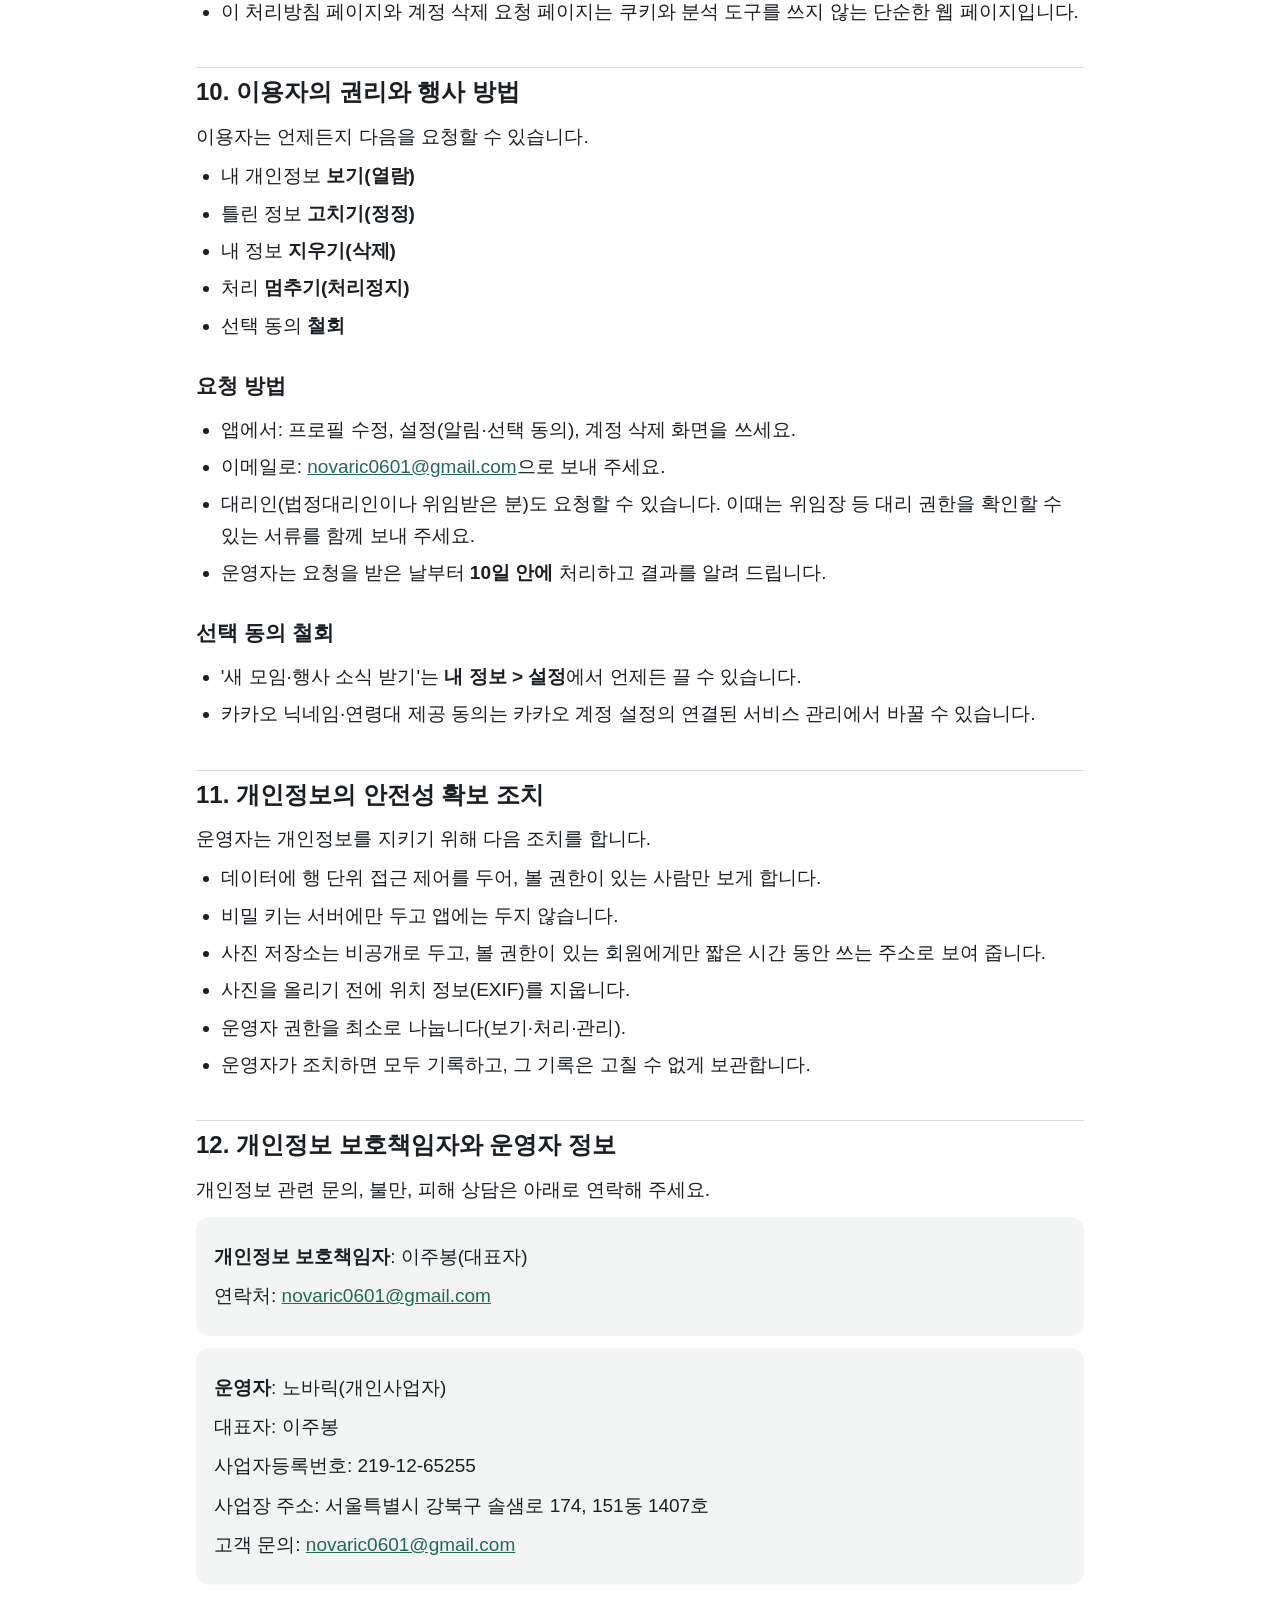
<file: privacy/index.html>
<!doctype html>
<html lang="ko">
<head>
<meta charset="utf-8">
<meta name="viewport" content="width=device-width, initial-scale=1">
<title>취미벗 개인정보 처리방침</title>
<meta name="description" content="취미벗(운영: 노바릭) 개인정보 처리방침">
<link rel="icon" href="/img/icon.png">
<link rel="stylesheet" href="/assets/site.css">
<!-- Static page: no cookies, no analytics, no external resources. -->
</head>
<body>
<main>
  <div class="top"><img src="/img/icon.png" alt="" width="40" height="40"><a href="/">취미벗</a></div>

  <h1>취미벗 개인정보 처리방침</h1>
  <p class="muted">운영: 노바릭 · 시행일: 2026년 10월 19일</p>

  <p>노바릭(이하 "운영자")은 취미벗 앱(이하 "서비스")을 쓰시는 분의 개인정보를 소중히 다룹니다. 운영자는 「개인정보 보호법」을 지킵니다. 이 방침은 어떤 정보를, 왜, 얼마 동안 다루는지 쉽게 알려 드리기 위한 것입니다.</p>

  <nav class="toc" aria-label="목차">
    <ol>
      <li><a href="#s1">한눈에 보기</a></li>
      <li><a href="#s2">처리하는 개인정보의 항목, 목적, 보유 기간</a></li>
      <li><a href="#s3">처리 근거</a></li>
      <li><a href="#s4">만 14세 미만 아동</a></li>
      <li><a href="#s5">개인정보의 제3자 제공</a></li>
      <li><a href="#s6">개인정보 처리 위탁</a></li>
      <li><a href="#s7">개인정보의 국외 이전</a></li>
      <li><a href="#s8">개인정보의 파기와 계정 삭제</a></li>
      <li><a href="#s9">광고 ID 등 자동 수집 정보</a></li>
      <li><a href="#s10">이용자의 권리와 행사 방법</a></li>
      <li><a href="#s11">개인정보의 안전성 확보 조치</a></li>
      <li><a href="#s12">개인정보 보호책임자와 운영자 정보</a></li>
      <li><a href="#s13">권익 침해 구제 방법</a></li>
      <li><a href="#s14">처리하지 않는 정보</a></li>
      <li><a href="#s15">처리방침의 변경</a></li>
    </ol>
  </nav>

  <h2 id="s1">1. 한눈에 보기</h2>
  <ul>
    <li>가입은 <b>카카오 로그인</b>으로만 합니다.</li>
    <li>취미벗은 50대 이상 분들을 위해 만든 서비스이지만, <b>만 14세 이상이면 누구나</b> 가입할 수 있습니다.</li>
    <li>카카오에서 받는 정보는 <b>회원번호, 연령대(선택), 닉네임(선택)</b>입니다.</li>
    <li>이메일, 전화번호, 이름, 생일, 성별, 연계정보(CI)는 <b>받지 않습니다.</b></li>
    <li>위치(GPS)는 <b>받지 않습니다.</b> 위치 권한도 요청하지 않습니다.</li>
    <li>개인정보를 <b>팔지 않습니다.</b></li>
    <li>새 모임·행사 소식은 <b>따로 동의한 분께만</b> 보냅니다.</li>
  </ul>

  <h2 id="s2">2. 처리하는 개인정보의 항목, 목적, 보유 기간</h2>

  <h3>2-1. 카카오 로그인으로 받는 정보</h3>
  <ul class="cards">
    <li><span class="t">카카오 회원번호</span>
      <dl><dt>이용 목적</dt><dd>회원 식별, 회원가입·로그인</dd><dt>보유 기간</dt><dd>회원 탈퇴 시까지</dd></dl></li>
    <li><span class="t">연령대 <span class="badge opt">선택</span></span>
      <dl><dt>이용 목적</dt><dd>회원 프로필의 연령대 표시(앱에 로그인한 다른 회원에게 보임)와 비슷한 연령대의 모임·사진일기 추천에 사용합니다. 동의하지 않아도 가입할 수 있으며, 이때 프로필에는 '연령대 비공개'로 보입니다.</dd><dt>보유 기간</dt><dd>회원 탈퇴 시까지</dd></dl></li>
    <li><span class="t">닉네임 <span class="badge opt">선택</span></span>
      <dl><dt>이용 목적</dt><dd>가입할 때 앱 닉네임의 기본값으로 보여 드리는 데 사용</dd><dt>보유 기간</dt><dd>회원 탈퇴 시까지</dd></dl></li>
  </ul>
  <ul>
    <li>카카오 회원번호는 <b>회원가입과 로그인</b>을 위해 받습니다.</li>
    <li>연령대는 카카오 계정의 연령대이며, 한국 나이 기준일 수 있습니다.</li>
    <li>연령대에 동의하면 회원 프로필에 표시되어, 앱에 로그인한 다른 회원에게 보입니다. 동의하지 않으면 '연령대 비공개'로 보입니다.</li>
    <li>선택 항목(연령대, 닉네임)에 동의하지 않아도 가입할 수 있습니다. 닉네임은 앱에서 직접 정할 수 있습니다.</li>
    <li>가입할 때 앱의 동의 화면에서 '만 14세 이상입니다'에 직접 체크해야 가입할 수 있습니다(4번).</li>
  </ul>

  <h3>2-2. 이용자가 직접 입력하는 정보</h3>
  <ul class="cards">
    <li><span class="t">앱 닉네임(2~10자) <span class="badge req">필수</span></span>
      <dl><dt>이용 목적</dt><dd>서비스 안에서 이름으로 표시</dd><dt>보유 기간</dt><dd>회원 탈퇴 시까지</dd></dl></li>
    <li><span class="t">자기소개(200자 이내) <span class="badge opt">선택</span></span>
      <dl><dt>이용 목적</dt><dd>회원 프로필에 표시(앱에 로그인한 다른 회원에게 보임)</dd><dt>보유 기간</dt><dd>회원 탈퇴 시까지</dd></dl></li>
    <li><span class="t">관심 취미(큰 분야 1~3개) <span class="badge req">필수</span></span>
      <dl><dt>이용 목적</dt><dd>맞는 모임 추천·검색, 가입을 신청한 모임의 모임장·운영진에게 표시</dd><dt>보유 기간</dt><dd>회원 탈퇴 시까지</dd></dl></li>
    <li><span class="t">활동 지역(시·도, 시·군·구) <span class="badge req">필수</span></span>
      <dl><dt>이용 목적</dt><dd>가까운 모임 추천·검색, 같은 모임 회원과 가입을 신청한 모임의 모임장·운영진에게 표시</dd><dt>보유 기간</dt><dd>회원 탈퇴 시까지</dd></dl></li>
    <li><span class="t">모임 가입 질문에 대한 답변 (모임마다 다름)</span>
      <dl><dt>이용 목적</dt><dd>모임장이 가입 신청을 확인</dd><dt>보유 기간</dt><dd>회원 탈퇴 시까지</dd></dl></li>
  </ul>
  <ul>
    <li>활동 지역은 시·도와 시·군·구까지만 받습니다. 동·번지나 GPS 위치는 받지 않습니다.</li>
    <li>자기소개는 쓰지 않아도 됩니다. 언제든 고치거나 지울 수 있습니다(내 정보 &gt; 프로필 수정).</li>
    <li>자기소개, 답변, 대화에 전화번호, 주민등록번호, 건강 상태 같은 정보는 쓰지 마세요. 자기소개는 앱에 로그인한 다른 회원이 볼 수 있습니다.</li>
  </ul>

  <h3>2-3. 서비스를 이용하면서 생기는 정보</h3>
  <ul class="cards">
    <li><span class="t">만든 모임, 가입한 모임, 가입 신청 상태</span>
      <dl><dt>이용 목적</dt><dd>모임 운영</dd><dt>보유 기간</dt><dd>회원 탈퇴 시까지</dd></dl></li>
    <li><span class="t">행사, 참석 여부</span>
      <dl><dt>이용 목적</dt><dd>행사 운영</dd><dt>보유 기간</dt><dd>회원 탈퇴 시까지</dd></dl></li>
    <li><span class="t">모임·행사 대화방 메시지, 모임 게시글</span>
      <dl><dt>이용 목적</dt><dd>대화·모임 기능 제공</dd><dt>보유 기간</dt><dd>탈퇴 후에도 대화 기록으로 남습니다. 작성자는 '탈퇴한 회원'으로 보입니다(닉네임 없음). 그 대화방이나 모임이 삭제될 때 함께 삭제합니다. 모임이 닫히면 닫힌 날부터 30일 뒤 그 모임의 정보·일정·대화방·메시지·게시글을 모두 지웁니다.</dd></dl></li>
    <li><span class="t">내가 지운 메시지, 모임장이 가린 메시지의 본문</span>
      <dl><dt>이용 목적</dt><dd>신고 처리</dd><dt>보유 기간</dt><dd>화면에서는 바로 사라집니다. 본문은 운영자 확인용으로 30일 보관한 뒤 완전히 삭제합니다.</dd></dl></li>
    <li><span class="t">사진일기(사진 1장 + 글 200자) — 추후 제공</span>
      <dl><dt>이용 목적</dt><dd>사진일기 기능 제공</dd><dt>보유 기간</dt><dd>회원 탈퇴 시 삭제</dd></dl></li>
    <li><span class="t">동의 기록(항목별 동의 여부, 동의 일시)</span>
      <dl><dt>이용 목적</dt><dd>동의 사실 확인, 소식 받기 동의 재확인</dd><dt>보유 기간</dt><dd>회원 탈퇴 시까지</dd></dl></li>
    <li><span class="t">접속 기록(IP 주소, 접속 시각)</span>
      <dl><dt>이용 목적</dt><dd>보안, 부정 이용 방지</dd><dt>보유 기간</dt><dd>서비스 운영 시스템(Supabase)이 정한 기간 동안 보관 후 삭제</dd></dl></li>
  </ul>
  <ul>
    <li>지운 메시지와 모임장이 가린 메시지도 신고를 처리하기 위해 30일 동안 보관합니다. 다른 회원에게는 보이지 않습니다.</li>
    <li>사진을 올리는 기능에서는, 올리기 전에 앱에서 사진 속 위치 정보(EXIF)를 지웁니다.</li>
  </ul>

  <h3>2-4. 안전한 이용을 위한 정보</h3>
  <ul class="cards">
    <li><span class="t">신고 기록: 신고한 사람, 신고된 대상, 신고 사유, 신고 설명</span>
      <dl><dt>이용 목적</dt><dd>신고 처리, 피해 예방</dd><dt>보유 기간</dt><dd>사건 처리가 끝난 날부터 1년(탈퇴 후에도), 그 뒤 삭제</dd></dl></li>
    <li><span class="t">신고 당시 내용 사본: 신고된 글의 본문, 사진 위치(저장 경로), 작성자</span>
      <dl><dt>이용 목적</dt><dd>신고된 글이 지워져도 사실 확인</dd><dt>보유 기간</dt><dd>사건 처리가 끝난 날부터 1년(탈퇴 후에도), 그 뒤 삭제</dd></dl></li>
    <li><span class="t">차단 기록</span>
      <dl><dt>이용 목적</dt><dd>차단 기능 제공</dd><dt>보유 기간</dt><dd>회원 탈퇴 시까지</dd></dl></li>
    <li><span class="t">제재 기록: 대상자, 조치(경고·채팅 제한·정지·영구 정지·게시물 삭제), 사유, 기간</span>
      <dl><dt>이용 목적</dt><dd>이용 제한 처리, 이의 제기 처리</dd><dt>보유 기간</dt><dd>사건 처리가 끝난 날부터 1년(탈퇴 후에도), 그 뒤 삭제</dd></dl></li>
    <li><span class="t">이의 제기 내용</span>
      <dl><dt>이용 목적</dt><dd>이의 제기 처리</dd><dt>보유 기간</dt><dd>사건 처리가 끝난 날부터 1년(탈퇴 후에도), 그 뒤 삭제</dd></dl></li>
    <li><span class="t">모임 운영 기록: 모임장·운영진의 가입 승인·거절, 내보내기, 메시지 가리기(누가, 누구에게, 언제)</span>
      <dl><dt>이용 목적</dt><dd>모임 운영 분쟁 확인, 신고 처리</dd><dt>보유 기간</dt><dd>기록한 날부터 1년(탈퇴 후에도), 그 뒤 삭제</dd></dl></li>
    <li><span class="t">영구 정지된 회원의 재가입 확인값: 카카오 회원번호를 비밀 키로 되돌릴 수 없게 바꾼 값(원래 번호는 보관하지 않음)</span>
      <dl><dt>대상</dt><dd>운영자 결정으로 영구 정지된 회원만(일반 탈퇴, 임시 제한은 해당 없음)</dd><dt>이용 목적</dt><dd>영구 정지된 회원의 재가입 거절(다른 용도로 쓰지 않음)</dd><dt>보유 기간</dt><dd>탈퇴한 날부터 1년, 그 뒤 삭제</dd></dl></li>
    <li><span class="t">운영자 처리 기록(접속기록): 운영자 ID, 조치 내용, 대상 종류·대상 ID, 시각</span>
      <dl><dt>이용 목적</dt><dd>운영자가 조치한 내용을 남겨 오남용 방지</dd><dt>보유 기간</dt><dd>2년 보관 후 삭제(법령 기준: 1년 이상, 정보주체가 5만 명 이상이면 2년 이상). 보관 중에는 수정·삭제할 수 없게 보관. 근거: 개인정보의 안전성 확보조치 기준 제8조</dd></dl></li>
  </ul>

  <h4>주의 안내(자동)</h4>
  <ul>
    <li>대화나 글에 이성 교제, 돈 요구·투자, 사기와 관련된 단어가 있으면, 보내기 전에 <b>주의 안내</b>를 한 번 보여 드립니다.</li>
    <li>주의 안내는 알려 드리기만 합니다. 안내를 보고도 그대로 보낼 수 있습니다.</li>
    <li>모임 이름·취미 이름에 이런 단어가 있으면 운영자가 확인한 뒤 다른 분께 보입니다.</li>
    <li>사기 관련 단어가 있는 글은 운영자가 확인할 수 있도록 표시해 둡니다.</li>
  </ul>

  <h4>신고 누적 시 자동 임시 제한</h4>
  <ul>
    <li>7일 안에, 그 회원과 같은 모임에 있는 서로 다른 3명이 그 회원을 신고하면, 운영자가 검토하기 전까지 그 회원의 <b>채팅을 24시간 자동으로 제한</b>합니다.</li>
    <li>이 제한은 사람이 판단하기 전에 자동으로 걸립니다.</li>
    <li>운영자가 처리 기록을 보고 신고 내용을 검토합니다. 잘못된 제한이면 풉니다.</li>
    <li>제한되면 앱을 열 때 기간과 사유를 알려 드립니다. <b>[이의 제기하기]</b> 버튼으로 이의를 낼 수 있습니다.</li>
    <li>이 자동 제한을 거부하거나, 설명을 요구하거나, 사람이 다시 판단해 달라고 요청할 수 있습니다. 거부하시면 운영자가 직접 검토해 제한을 유지하거나 풉니다. 앱의 [이의 제기하기] 또는 novaric0601@gmail.com으로 요청하시면, 운영자가 직접 다시 검토하고 결과를 알려 드립니다.</li>
  </ul>

  <h3>2-5. 다른 회원에게 보이는 정보</h3>
  <ul class="cards">
    <li><span class="t">앱에 로그인한 다른 회원</span>
      <dl><dt>보이는 정보</dt><dd>닉네임, 연령대(동의한 경우), 자기소개, 공개 모임 정보</dd></dl></li>
    <li><span class="t">같은 모임 회원</span>
      <dl><dt>보이는 정보</dt><dd>위 내용 + 활동 지역, 가입일, 회원 상태(이용 중인지), 대화방 메시지, 행사 참석자 닉네임 목록, 모임 안 사진일기</dd></dl></li>
    <li><span class="t">내가 가입을 신청한 모임의 모임장·운영진</span>
      <dl><dt>보이는 정보</dt><dd>맨 위 내용 + 활동 지역, 가입일, 회원 상태, 관심 취미, 가입 질문 답변</dd></dl></li>
    <li><span class="t">운영자</span>
      <dl><dt>보이는 정보</dt><dd>신고·제재 처리에 필요한 정보(운영자 처리 기록이 남습니다)</dd></dl></li>
  </ul>
  <p>탈퇴하면 남아 있는 대화와 모임 게시글의 작성자는 '탈퇴한 회원'으로 보입니다. 닉네임은 보이지 않습니다.</p>
  <p>이용이 정지되거나 탈퇴한 회원의 프로필은 다른 회원에게 보이지 않습니다(채팅만 잠시 제한된 경우는 그대로 보입니다).</p>
  <p>다른 회원이 메시지에 직접 적은 이름(예: '@닉네임')은 그 회원이 쓴 글이라 그대로 남을 수 있습니다.</p>

  <h3>2-6. 광고와 알림 관련 정보</h3>
  <p>현재 앱에는 광고가 없습니다. 아래 광고 관련 항목(광고 ID 처리, Google AdMob 위탁·국외 이전)은 앞으로 앱에 배너 광고를 넣는 경우에 적용됩니다.</p>
  <ul class="cards">
    <li><span class="t">광고 ID, 기기 정보</span>
      <dl><dt>언제</dt><dd>앱을 쓸 때</dd><dt>이용 목적</dt><dd>배너 광고 표시</dd><dt>처리하는 곳</dt><dd>Google(AdMob)</dd><dt>보유 기간</dt><dd>Google 정책에 따름</dd></dl></li>
    <li><span class="t">푸시 토큰(Expo 푸시 토큰, FCM 기기 토큰) — 추후 제공</span>
      <dl><dt>언제</dt><dd>알림을 켠 경우</dd><dt>이용 목적</dt><dd>알림 보내기</dd><dt>처리하는 곳</dt><dd>Expo 푸시 서비스 → Google(Firebase Cloud Messaging)</dd><dt>보유 기간</dt><dd>회원 탈퇴 시까지</dd></dl></li>
    <li><span class="t">'새 모임·행사 소식 받기' 동의 여부와 동의 일시 <span class="badge opt">선택</span></span>
      <dl><dt>이용 목적</dt><dd>새 모임·행사 소식 보내기, 동의 재확인</dd><dt>처리하는 곳</dt><dd>운영자</dd><dt>보유 기간</dt><dd>동의 철회 또는 회원 탈퇴 시까지</dd></dl></li>
  </ul>

  <h2 id="s3">3. 처리 근거</h2>
  <ul>
    <li>카카오에서 받는 정보와 가입할 때 입력하는 정보(2-1, 2-2)는 <b>동의</b>를 받아 처리합니다(개인정보 보호법 제15조 제1항 제1호). 카카오 로그인 동의 화면과 앱의 가입 동의 화면에서 필수 항목과 선택 항목을 나누어 동의를 받습니다.</li>
    <li>서비스를 쓰면서 생기는 정보(2-3, 2-4의 모임·행사·대화·신고 기록 등)는 회원 가입으로 맺은 <b>서비스 이용 계약을 이행</b>하는 데 필요한 범위에서 처리합니다(같은 법 제15조 제1항 제4호).</li>
    <li>운영자 처리 기록(접속기록)은 법령에 따라 남깁니다(개인정보의 안전성 확보조치 기준 제8조).</li>
    <li>'새 모임·행사 소식 받기'는 <b>선택 동의</b>를 받은 분께만 보냅니다. 동의하지 않아도 서비스를 이용할 수 있습니다.</li>
    <li>이 소식은 <b>광고성 정보</b>로 보고 「정보통신망 이용촉진 및 정보보호 등에 관한 법률」 제50조를 지킵니다.
      <ul>
        <li>소식의 맨 앞에 '(광고)'를 표시합니다.</li>
        <li>보내는 사람의 이름·연락처와 수신 거부 방법을 적습니다.</li>
        <li>오후 9시부터 다음 날 오전 8시 사이에는 보내지 않습니다.</li>
        <li>동의하신 날부터 2년마다 수신 동의 여부를 다시 확인합니다.</li>
        <li>동의·거부·철회 요청을 처리하면 그 결과를 14일 안에 알려 드립니다.</li>
      </ul>
    </li>
    <li>내가 가입한 모임의 공지, 일정 알림, 가입 승인 결과 알림은 이 소식 동의와 관계없이 보냅니다(휴대전화 설정의 앱 알림에서 끌 수 있습니다).</li>
  </ul>

  <h2 id="s4">4. 만 14세 미만 아동</h2>
  <ul>
    <li>취미벗은 만 14세 이상이면 가입할 수 있습니다. 가입할 때 앱의 동의 화면에서 '만 14세 이상입니다'에 직접 체크합니다.</li>
    <li>만 14세 미만은 가입할 수 없습니다. 만 14세 미만인 것을 알게 되면 지체 없이 삭제합니다.</li>
  </ul>

  <h2 id="s5">5. 개인정보의 제3자 제공</h2>
  <ul>
    <li>운영자는 개인정보를 다른 회사나 사람에게 <b>팔거나 제공하지 않습니다.</b></li>
    <li>법령에 특별한 규정이 있는 경우 등 법이 허용하는 경우에는 예외가 있을 수 있습니다.</li>
    <li>다른 회원에게 보이는 정보는 2-5를 보세요. 이것은 서비스 기능입니다.</li>
    <li>광고 표시를 위한 Google AdMob의 정보 처리는 6번, 7번, 9번을 보세요.</li>
  </ul>

  <h2 id="s6">6. 개인정보 처리 위탁</h2>
  <p><b>처리 위탁</b>이란, 운영자 대신 일을 맡아 하는 회사(<b>수탁자</b>)에 개인정보 처리를 맡기는 것입니다.</p>
  <ul class="cards">
    <li><span class="t">Supabase</span><dl><dt>맡기는 일</dt><dd>데이터베이스, 로그인 인증 처리, 사진 저장</dd></dl></li>
    <li><span class="t">650 Industries, Inc.(Expo) — 추후</span><dl><dt>맡기는 일</dt><dd>푸시 알림 전달(Expo 푸시 서비스)</dd></dl></li>
    <li><span class="t">Google LLC(Firebase Cloud Messaging) — 추후</span><dl><dt>맡기는 일</dt><dd>푸시 알림 전송</dd></dl></li>
    <li><span class="t">Google LLC(AdMob)</span><dl><dt>맡기는 일</dt><dd>배너 광고 표시</dd></dl></li>
  </ul>
  <ul>
    <li>운영자는 맡긴 회사가 개인정보를 안전하게 다루는지 관리합니다.</li>
    <li>맡는 회사나 맡기는 일이 바뀌면 이 방침으로 알려 드립니다.</li>
    <li>카카오 로그인은 회원 인증 수단으로 이용합니다.</li>
  </ul>

  <h2 id="s7">7. 개인정보의 국외 이전</h2>
  <p><b>국외 이전</b>이란, 개인정보가 우리나라 밖의 회사나 서버로 옮겨지는 것입니다. 아래 회사들은 해외 법인이므로, 서비스 제공을 위해 다음과 같이 알려 드립니다.</p>
  <ul class="cards">
    <li><span class="t">Supabase</span>
      <dl><dt>연락처</dt><dd>privacy@supabase.com</dd><dt>이전 국가</dt><dd>미국 또는 싱가포르(운영사 소재국), 데이터 저장 위치는 대한민국</dd><dt>저장 위치</dt><dd>대한민국(서울 리전). 운영사는 해외 법인입니다.</dd><dt>이전 항목</dt><dd>2번의 회원 정보·이용 정보</dd><dt>이전 시기·방법</dt><dd>서비스를 이용할 때 네트워크로 전송</dd><dt>이용 목적</dt><dd>데이터 저장·인증</dd><dt>보유 기간</dt><dd>2번에 적은 기간</dd></dl></li>
    <li><span class="t">Google LLC</span>
      <dl><dt>연락처</dt><dd>googlekrsupport@google.com</dd><dt>이전 국가</dt><dd>미국 등</dd><dt>이전 항목</dt><dd>광고 ID, 기기 정보, (추후) FCM 기기 토큰</dd><dt>이전 시기·방법</dt><dd>앱을 쓸 때 네트워크로 전송</dd><dt>이용 목적</dt><dd>광고 표시, 알림 전송</dd><dt>보유 기간</dt><dd>Google 정책에 따름</dd></dl></li>
    <li><span class="t">650 Industries, Inc.(Expo) — 추후</span>
      <dl><dt>연락처</dt><dd>https://expo.dev/contact</dd><dt>이전 국가</dt><dd>미국</dd><dt>이전 항목</dt><dd>Expo 푸시 토큰, 알림 내용</dd><dt>이전 시기·방법</dt><dd>알림을 보낼 때 네트워크로 전송</dd><dt>이용 목적</dt><dd>알림 전달</dd><dt>보유 기간</dt><dd>Expo 정책에 따름</dd></dl></li>
  </ul>
  <ul>
    <li><b>거부 방법:</b> novaric0601@gmail.com으로 거부를 요청할 수 있습니다.</li>
    <li><b>거부하면:</b> 이 회사들 없이는 서비스를 운영할 수 없어, 서비스 이용이 어려울 수 있습니다.</li>
  </ul>

  <h2 id="s8">8. 개인정보의 파기와 계정 삭제</h2>
  <ul>
    <li>보유 기간이 끝나거나 목적을 이루면 <b>지체 없이</b> 지웁니다.</li>
    <li>전자 파일은 되살릴 수 없는 방법으로 지웁니다.</li>
    <li>종이 문서는 만들지 않습니다. 만약 생기면 분쇄하거나 태웁니다.</li>
  </ul>
  <h3>법령에 따라 따로 보관하는 정보</h3>
  <ul class="cards">
    <li><span class="t">운영자 처리 기록(접속기록): 운영자 ID, 조치 내용, 대상 ID, 시각</span>
      <dl><dt>보관 기간</dt><dd>2년(법령 기준: 1년 이상, 정보주체 5만 명 이상이면 2년 이상)</dd><dt>근거</dt><dd>개인정보의 안전성 확보조치 기준 제8조</dd></dl></li>
  </ul>
  <ul>
    <li>이 기록은 탈퇴 후에도 위 기간 동안 따로 보관하고, 기간이 끝나면 지웁니다.</li>
    <li>신고·제재·이의 제기 기록은 사건 처리가 끝난 날부터 1년 동안 보관합니다(탈퇴 후에도). 그 뒤 지웁니다(2-4).</li>
    <li>탈퇴한 회원의 남은 대화 메시지와 모임 게시글은 그 대화방이나 모임이 삭제될 때 함께 지웁니다. 모임이 닫히면 닫힌 날부터 30일 뒤 함께 지웁니다.</li>
    <li>내가 지운 메시지와 모임장이 가린 메시지의 본문은 지우거나 가린 날부터 30일 뒤 완전히 지웁니다.</li>
    <li>다른 법령에 보관 의무가 있으면, 그 법령이 정한 정보만 정한 기간 동안 따로 보관하고 기간이 끝나면 지웁니다.</li>
  </ul>
  <h3>회원 탈퇴(계정 삭제) 방법</h3>
  <ol>
    <li>앱 안에서: <b>내 정보 &gt; 설정 &gt; 계정 삭제(탈퇴)</b>에서 직접 삭제할 수 있습니다. 삭제하면 카카오 연결도 함께 끊습니다.
      <ul>
        <li>지워지는 것: 프로필(닉네임·자기소개·연령대·활동 지역·관심 취미), 사진일기(추후 제공), 모임 가입 정보, 모임 가입 질문 답변, 참석 신청, 차단 기록, 동의 기록.</li>
        <li>남는 것: 대화 메시지와 모임 게시글(작성자는 '탈퇴한 회원'으로 표시, 대화방이나 모임이 삭제될 때 또는 모임이 닫히고 30일 뒤 함께 삭제), 접속 기록(서비스 운영 시스템(Supabase)이 정한 기간만), 2-4와 위의 기록(정해진 기간만). 영구 정지된 회원이면 재가입 확인값(1년).</li>
        <li>모임장이면 모임장을 넘기거나 모임을 닫은 뒤 삭제할 수 있습니다.</li>
      </ul>
    </li>
    <li>웹에서: 앱을 지웠거나 휴대전화를 잃어버렸다면 <a href="/delete-account/">계정 삭제 요청 페이지</a>에서 방법을 볼 수 있습니다. novaric0601@gmail.com으로 카카오 닉네임과 대략의 가입 시기를 적어 보내 주세요. 모임장이면 운영자가 운영진에게 모임장을 넘기거나, 운영진이 없으면 회원에게 알린 뒤 모임을 닫고 삭제합니다. 요청을 받은 날부터 10일 안에 처리합니다. 본인 확인 뒤 앱 안 삭제와 같은 방식으로 지웁니다. 카카오 연결은 카카오 계정 설정의 '연결된 서비스 관리'에서 직접 끊어 주세요.</li>
  </ol>

  <h2 id="s9">9. 광고 ID 등 자동 수집 정보</h2>
  <ul>
    <li>현재 앱에는 광고가 없습니다. 앞으로 앱에 Google AdMob 배너 광고를 넣을 수 있습니다.</li>
    <li>광고를 넣는 경우, 광고를 보여 주기 위해 Google이 <b>광고 ID와 기기 정보</b>를 처리합니다.</li>
    <li>광고 ID는 휴대전화 설정에서 바꾸거나 지울 수 있습니다.
      <ul>
        <li>안드로이드: <b>설정 &gt; 개인정보 보호 &gt; 광고</b></li>
        <li>휴대전화마다 메뉴 이름과 위치가 다를 수 있습니다. 설정 화면의 검색창에 '광고'를 입력하면 찾을 수 있습니다.</li>
      </ul>
    </li>
    <li>광고 ID를 지우면 맞춤 광고가 줄어듭니다. 광고는 계속 보일 수 있습니다.</li>
    <li>Google의 처리 방식은 <a href="https://policies.google.com/privacy?hl=ko" rel="noopener noreferrer">Google 개인정보처리방침</a>을 따릅니다.</li>
    <li>이 처리방침 페이지와 계정 삭제 요청 페이지는 쿠키와 분석 도구를 쓰지 않는 단순한 웹 페이지입니다.</li>
  </ul>

  <h2 id="s10">10. 이용자의 권리와 행사 방법</h2>
  <p>이용자는 언제든지 다음을 요청할 수 있습니다.</p>
  <ul>
    <li>내 개인정보 <b>보기(열람)</b></li>
    <li>틀린 정보 <b>고치기(정정)</b></li>
    <li>내 정보 <b>지우기(삭제)</b></li>
    <li>처리 <b>멈추기(처리정지)</b></li>
    <li>선택 동의 <b>철회</b></li>
  </ul>
  <h3>요청 방법</h3>
  <ul>
    <li>앱에서: 프로필 수정, 설정(알림·선택 동의), 계정 삭제 화면을 쓰세요.</li>
    <li>이메일로: <a href="mailto:novaric0601@gmail.com">novaric0601@gmail.com</a>으로 보내 주세요.</li>
    <li>대리인(법정대리인이나 위임받은 분)도 요청할 수 있습니다. 이때는 위임장 등 대리 권한을 확인할 수 있는 서류를 함께 보내 주세요.</li>
    <li>운영자는 요청을 받은 날부터 <b>10일 안에</b> 처리하고 결과를 알려 드립니다.</li>
  </ul>
  <h3>선택 동의 철회</h3>
  <ul>
    <li>'새 모임·행사 소식 받기'는 <b>내 정보 &gt; 설정</b>에서 언제든 끌 수 있습니다.</li>
    <li>카카오 닉네임·연령대 제공 동의는 카카오 계정 설정의 연결된 서비스 관리에서 바꿀 수 있습니다.</li>
  </ul>

  <h2 id="s11">11. 개인정보의 안전성 확보 조치</h2>
  <p>운영자는 개인정보를 지키기 위해 다음 조치를 합니다.</p>
  <ul>
    <li>데이터에 행 단위 접근 제어를 두어, 볼 권한이 있는 사람만 보게 합니다.</li>
    <li>비밀 키는 서버에만 두고 앱에는 두지 않습니다.</li>
    <li>사진 저장소는 비공개로 두고, 볼 권한이 있는 회원에게만 짧은 시간 동안 쓰는 주소로 보여 줍니다.</li>
    <li>사진을 올리기 전에 위치 정보(EXIF)를 지웁니다.</li>
    <li>운영자 권한을 최소로 나눕니다(보기·처리·관리).</li>
    <li>운영자가 조치하면 모두 기록하고, 그 기록은 고칠 수 없게 보관합니다.</li>
  </ul>

  <h2 id="s12">12. 개인정보 보호책임자와 운영자 정보</h2>
  <p>개인정보 관련 문의, 불만, 피해 상담은 아래로 연락해 주세요.</p>
  <div class="box">
    <p><b>개인정보 보호책임자</b>: 이주봉(대표자)</p>
    <p>연락처: <a href="mailto:novaric0601@gmail.com">novaric0601@gmail.com</a></p>
  </div>
  <div class="box">
    <p><b>운영자</b>: 노바릭(개인사업자)</p>
    <p>대표자: 이주봉</p>
    <p>사업자등록번호: 219-12-65255</p>
    <p>사업장 주소: 서울특별시 강북구 솔샘로 174, 151동 1407호</p>
    <p>고객 문의: <a href="mailto:novaric0601@gmail.com">novaric0601@gmail.com</a></p>
  </div>

  <h2 id="s13">13. 권익 침해 구제 방법</h2>
  <p>도움이 더 필요하면 아래 기관에 문의할 수 있습니다.</p>
  <ul>
    <li>개인정보분쟁조정위원회: 1833-6972 (www.kopico.go.kr)</li>
    <li>개인정보침해신고센터: 국번 없이 118 (privacy.kisa.or.kr)</li>
    <li>대검찰청: 국번 없이 1301 (www.spo.go.kr)</li>
    <li>경찰청: 국번 없이 182 (ecrm.police.go.kr)</li>
  </ul>

  <h2 id="s14">14. 처리하지 않는 정보</h2>
  <ul>
    <li><b>민감정보</b>(건강, 정치적 견해 등 법이 정한 정보)와 <b>고유식별정보</b>(주민등록번호 등): 받지 않습니다. 이용자가 직접 글이나 대화에 올린 경우, 신고가 들어오면 운영자가 확인한 뒤 삭제합니다.</li>
    <li><b>가명정보</b>(누구인지 알 수 없게 바꾼 정보): 만들거나 쓰지 않습니다.</li>
  </ul>

  <h2 id="s15">15. 처리방침의 변경</h2>
  <ul>
    <li>이 방침은 2026년 10월 19일부터 시행합니다.</li>
    <li>이전 방침(2026년 10월 18일 시행)과 달라진 점: 연령대는 선택 동의로 바뀌었고, 나이 기준 기록(2-2)을 더 이상 만들지 않습니다.</li>
    <li>내용이 바뀌면 앱 공지와 이 페이지로 알려 드립니다.</li>
    <li>이용자 권리에 큰 영향을 주는 변경은 시행 전에 미리 알려 드립니다.</li>
    <li>이 방침은 https://chwimibeot.novaric.kr/privacy 에 게시합니다. 이전 방침도 이 주소에서 볼 수 있게 둡니다.</li>
    <li><a href="/privacy/2026-10-18/">이전 방침(2026년 10월 18일 시행) 보기</a></li>
  </ul>

  <footer>
    <p>노바릭 · 대표 이주봉 · <a href="mailto:novaric0601@gmail.com">novaric0601@gmail.com</a></p>
    <p><a href="/">처음으로</a> · <a href="/delete-account/">계정 삭제 요청</a></p>
  </footer>
</main>
</body>
</html>
</file>
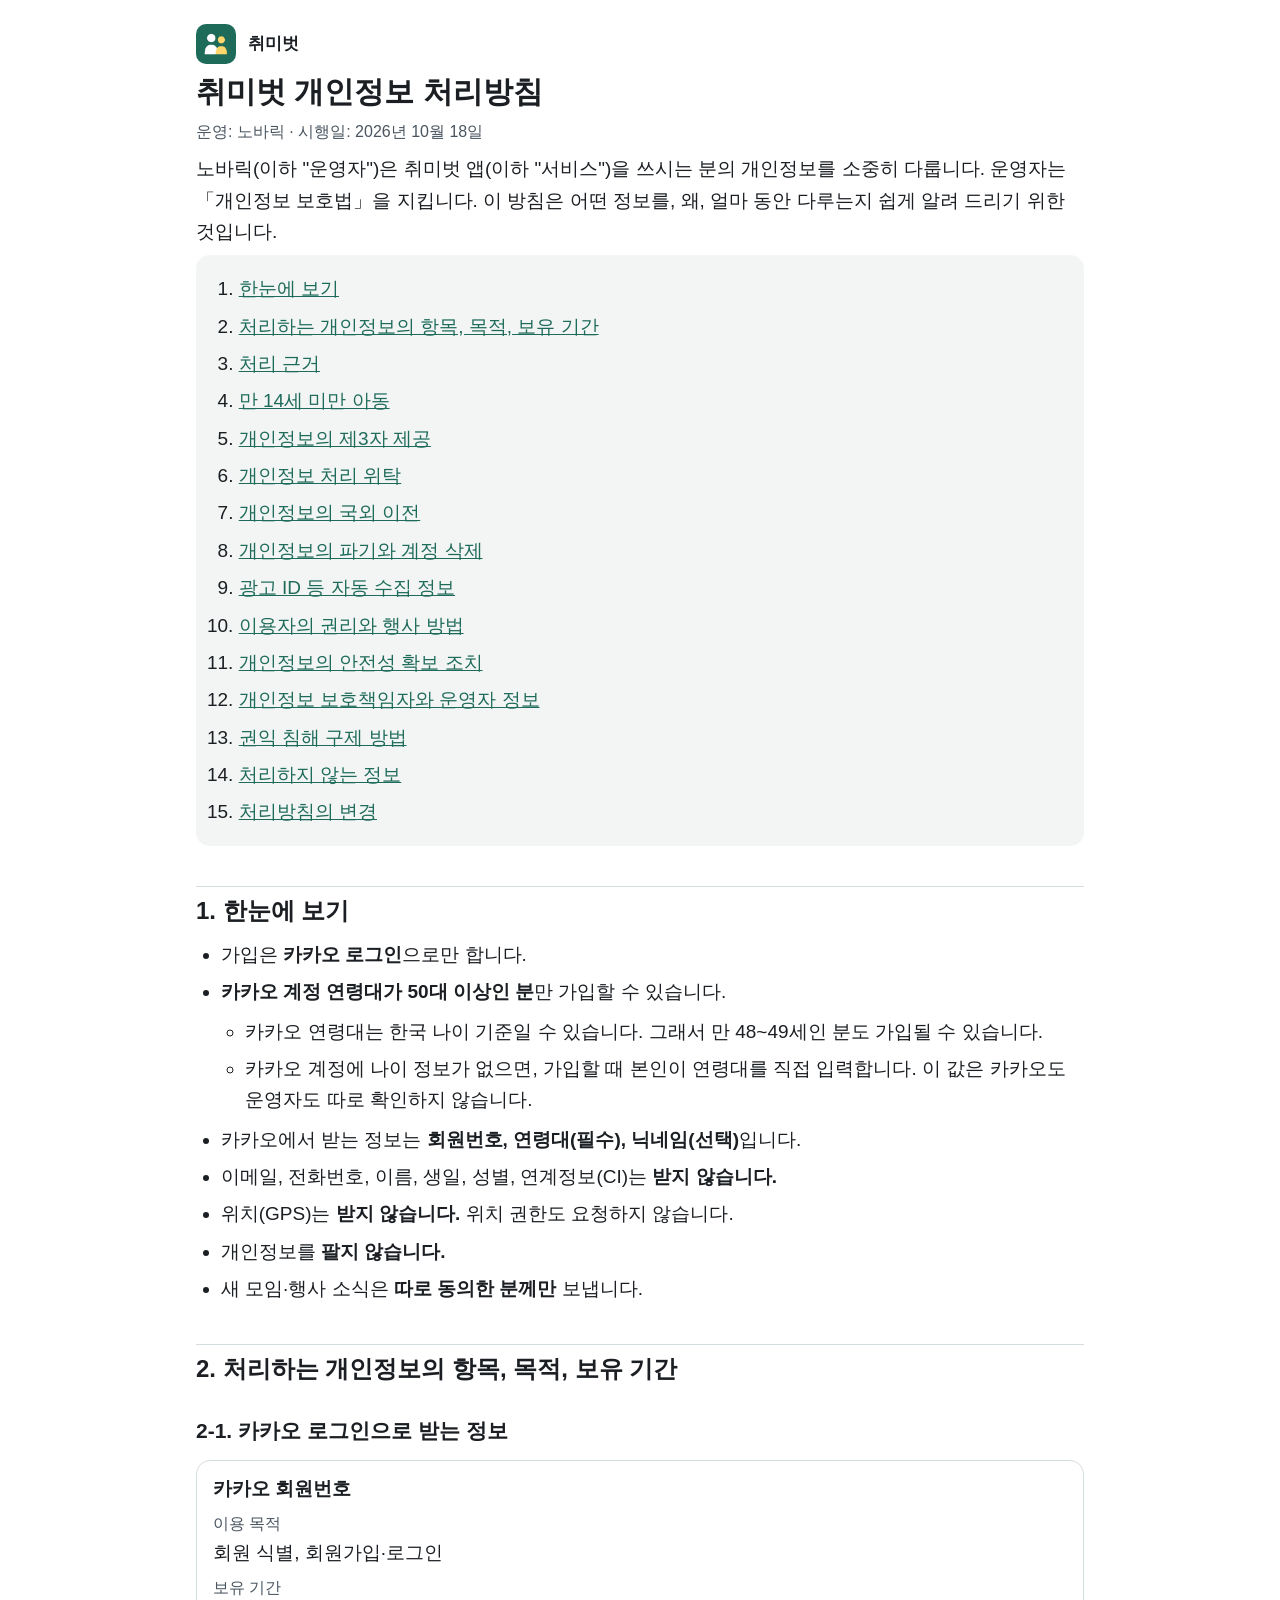
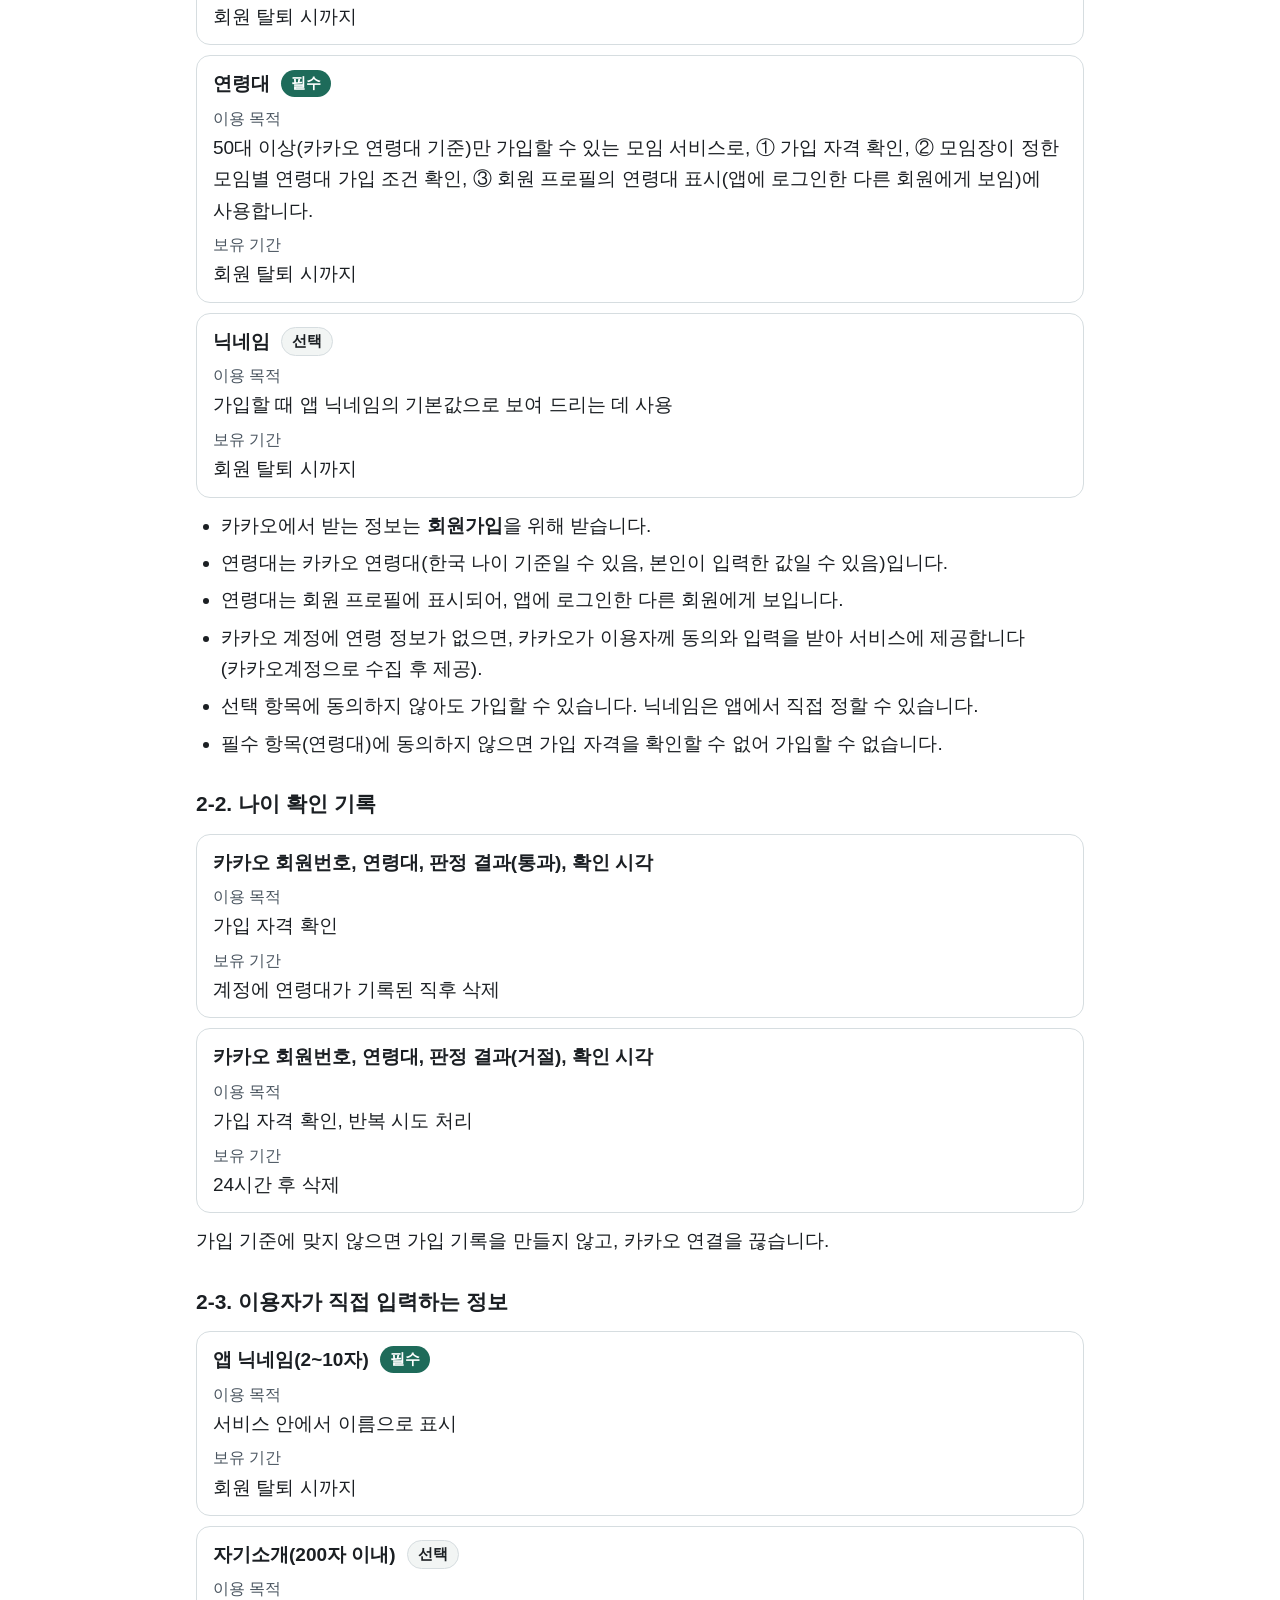
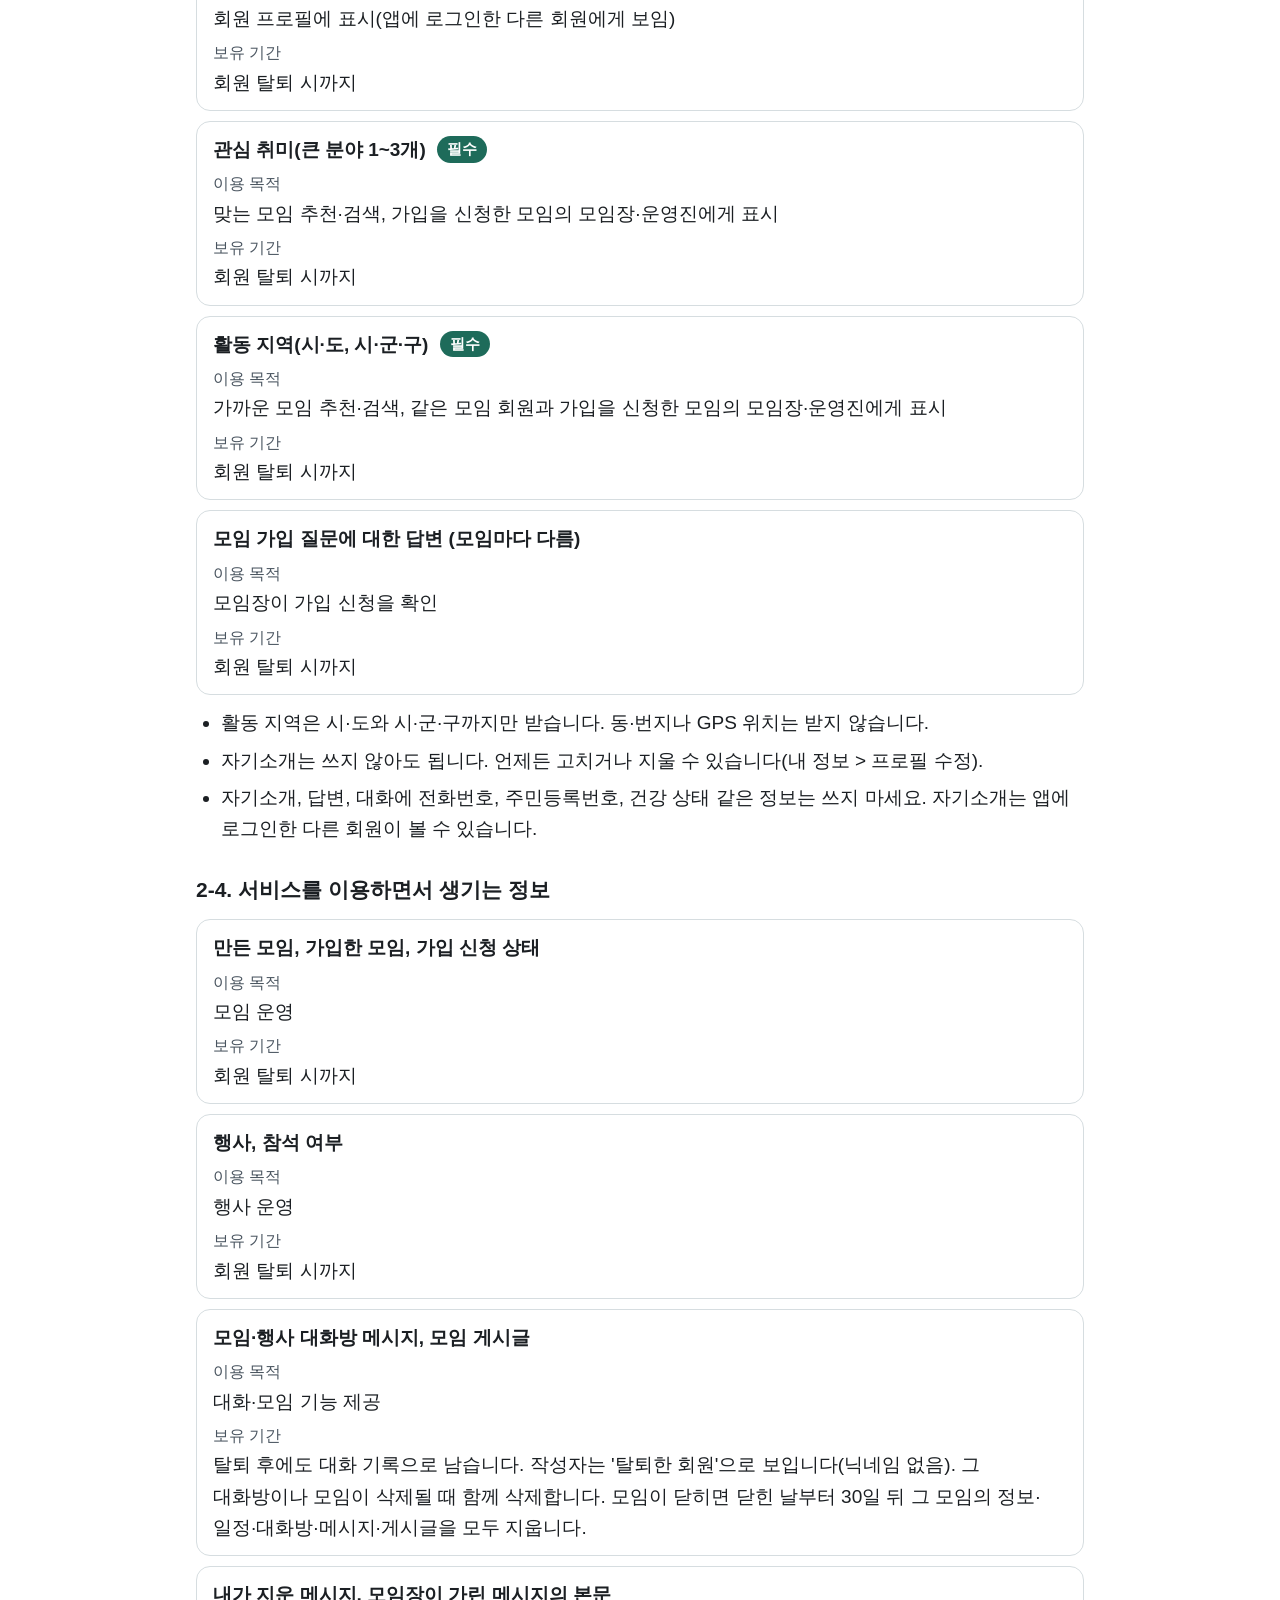
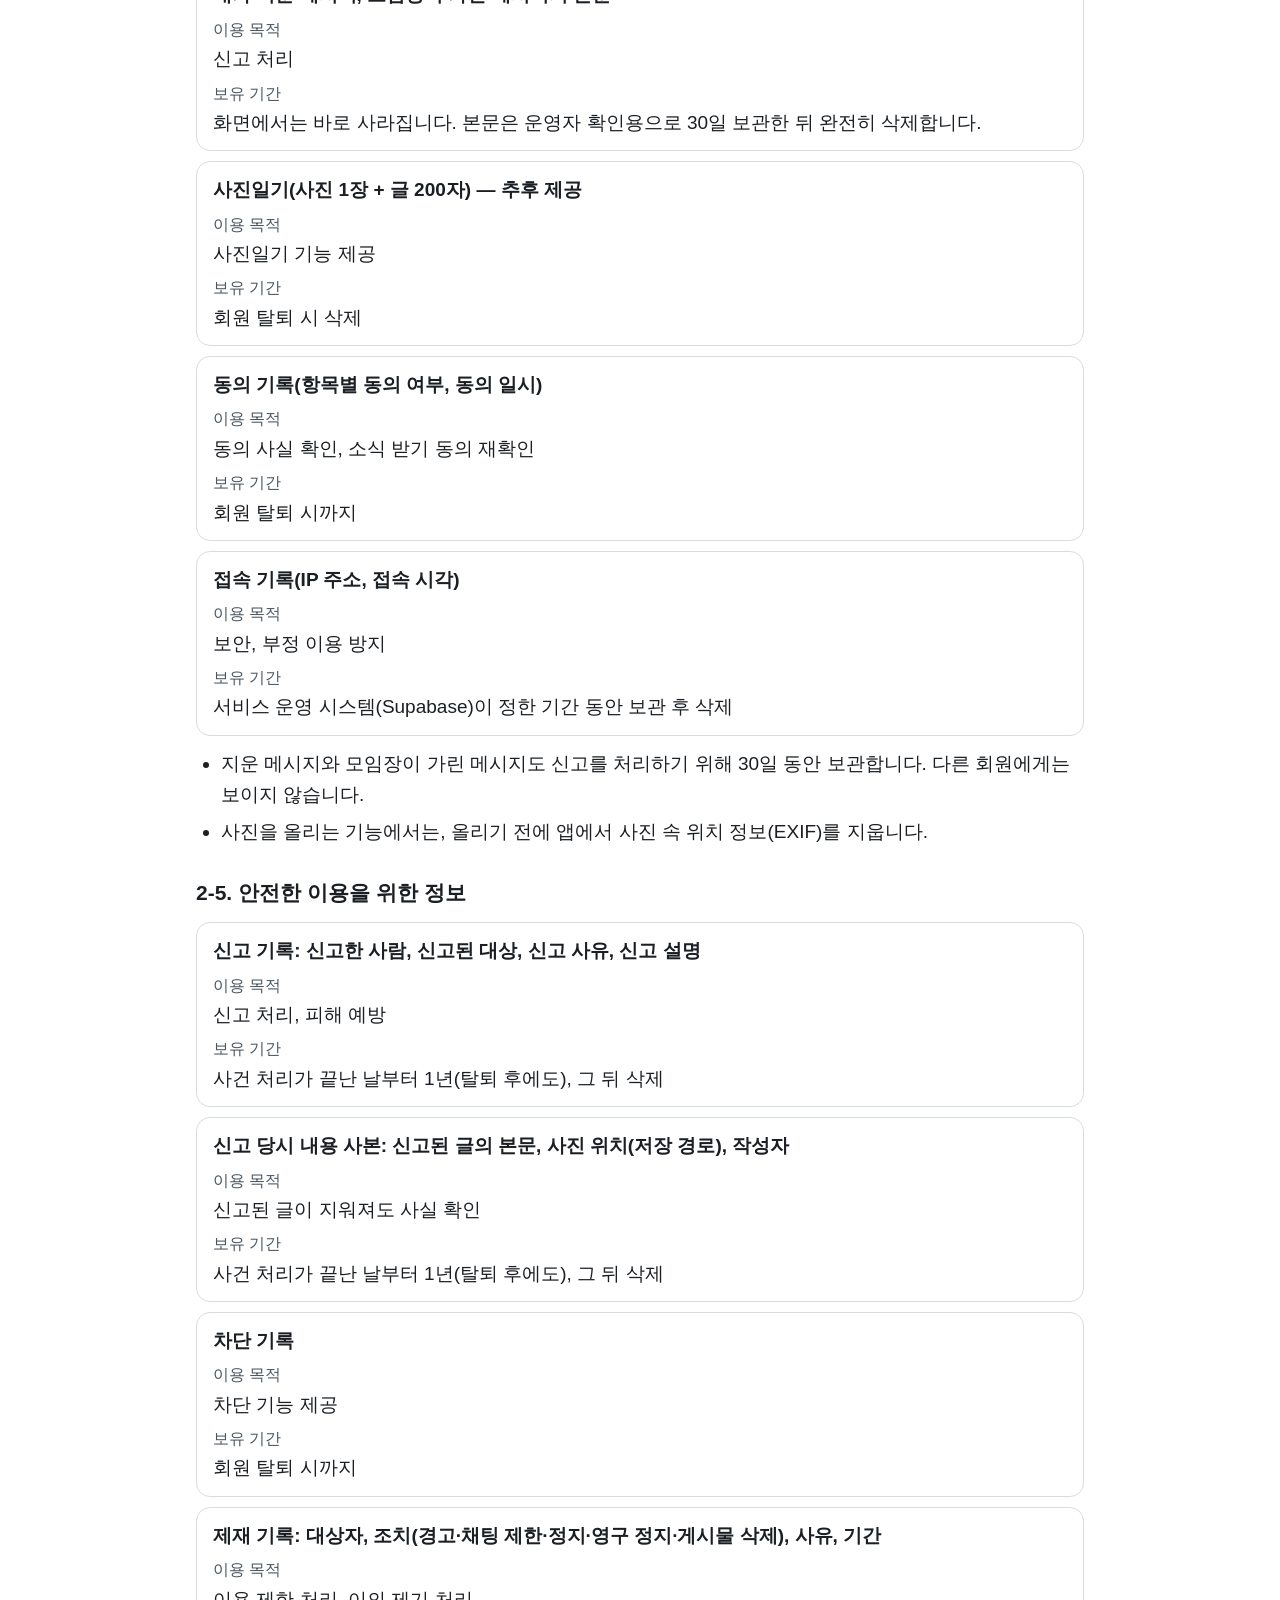
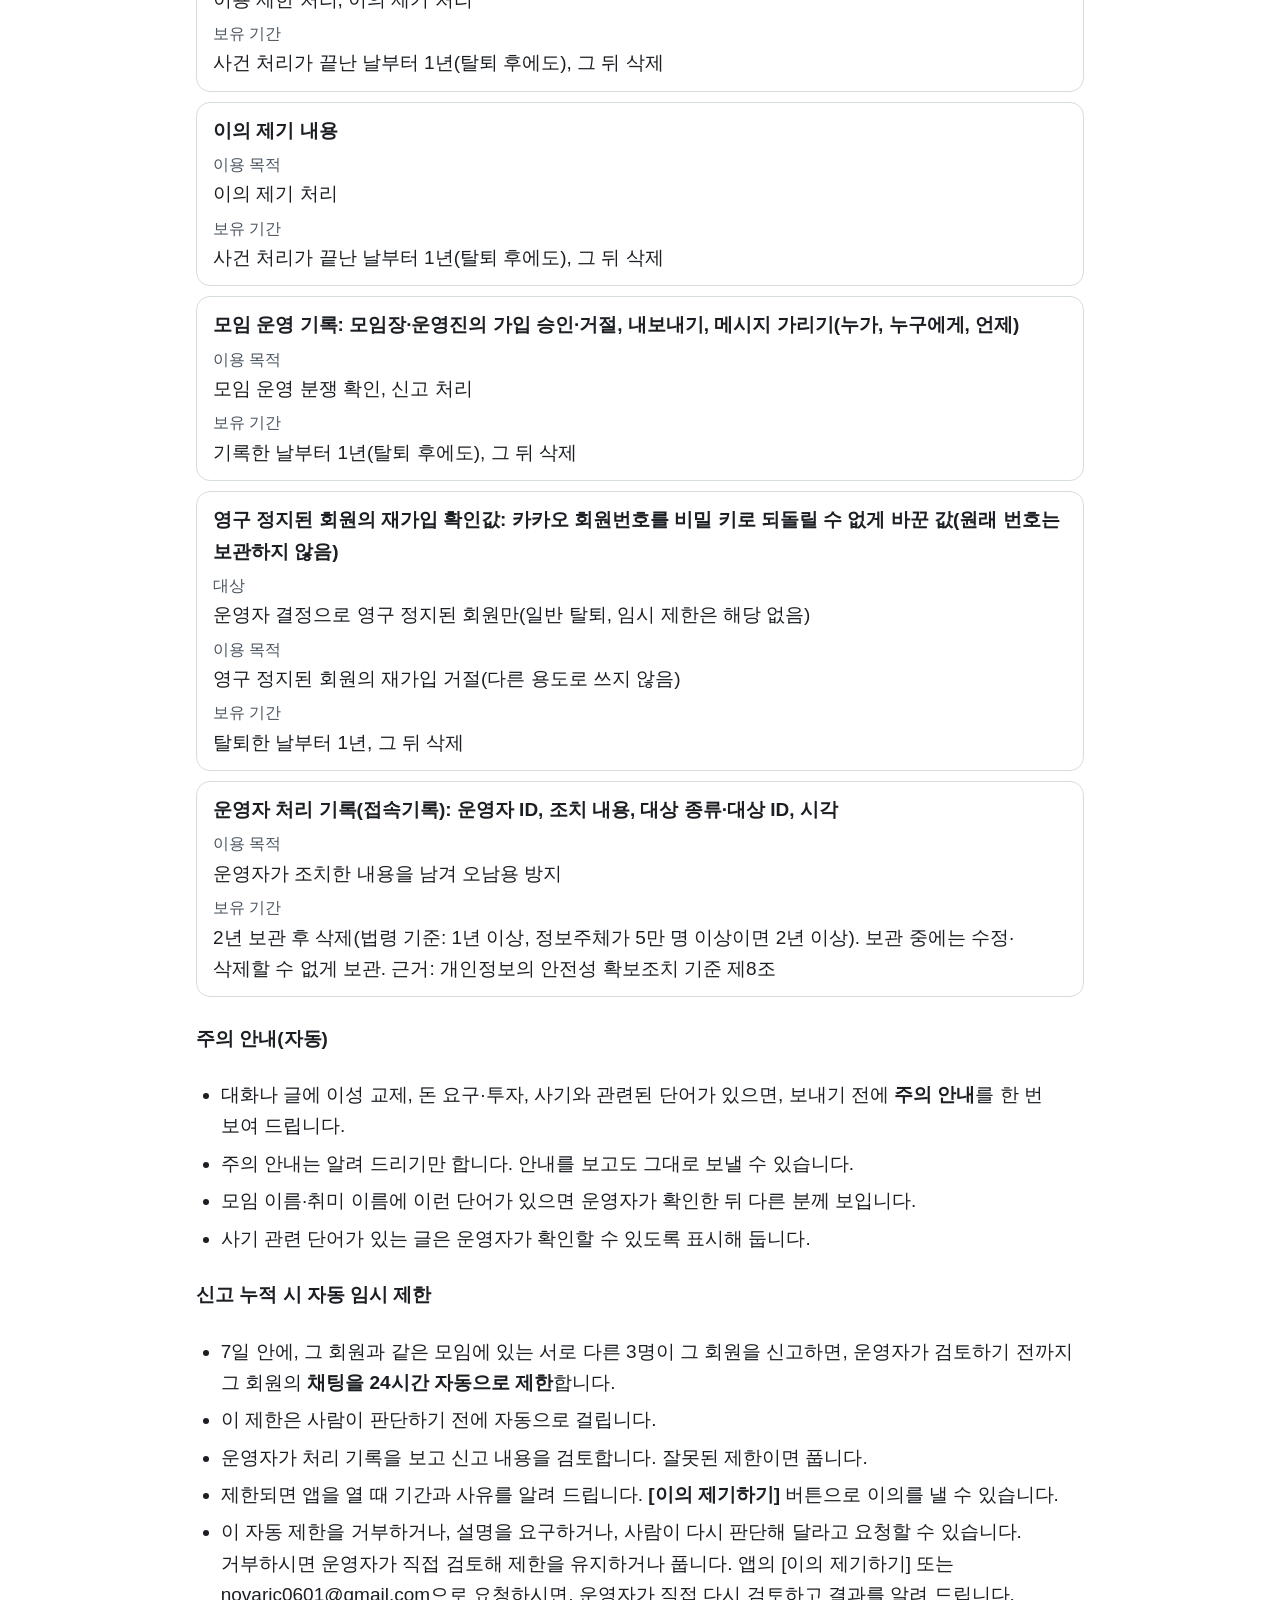
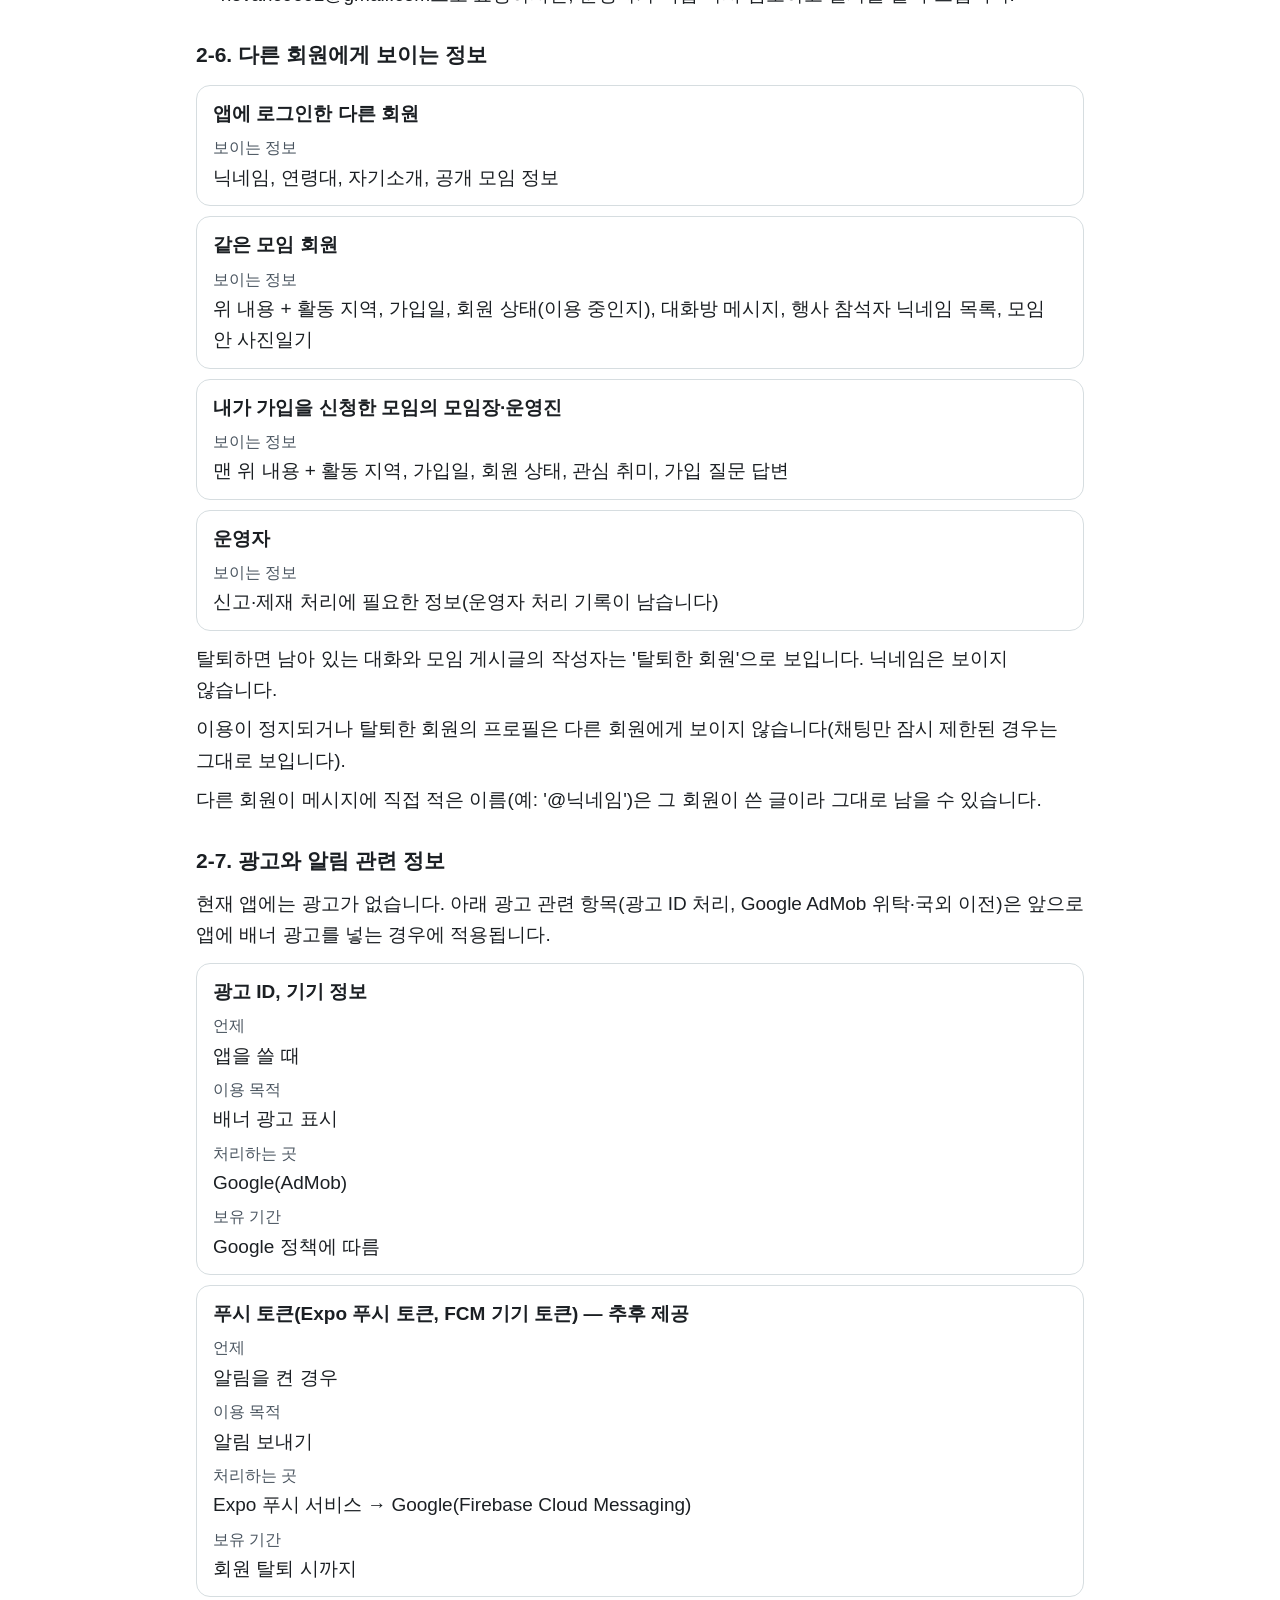
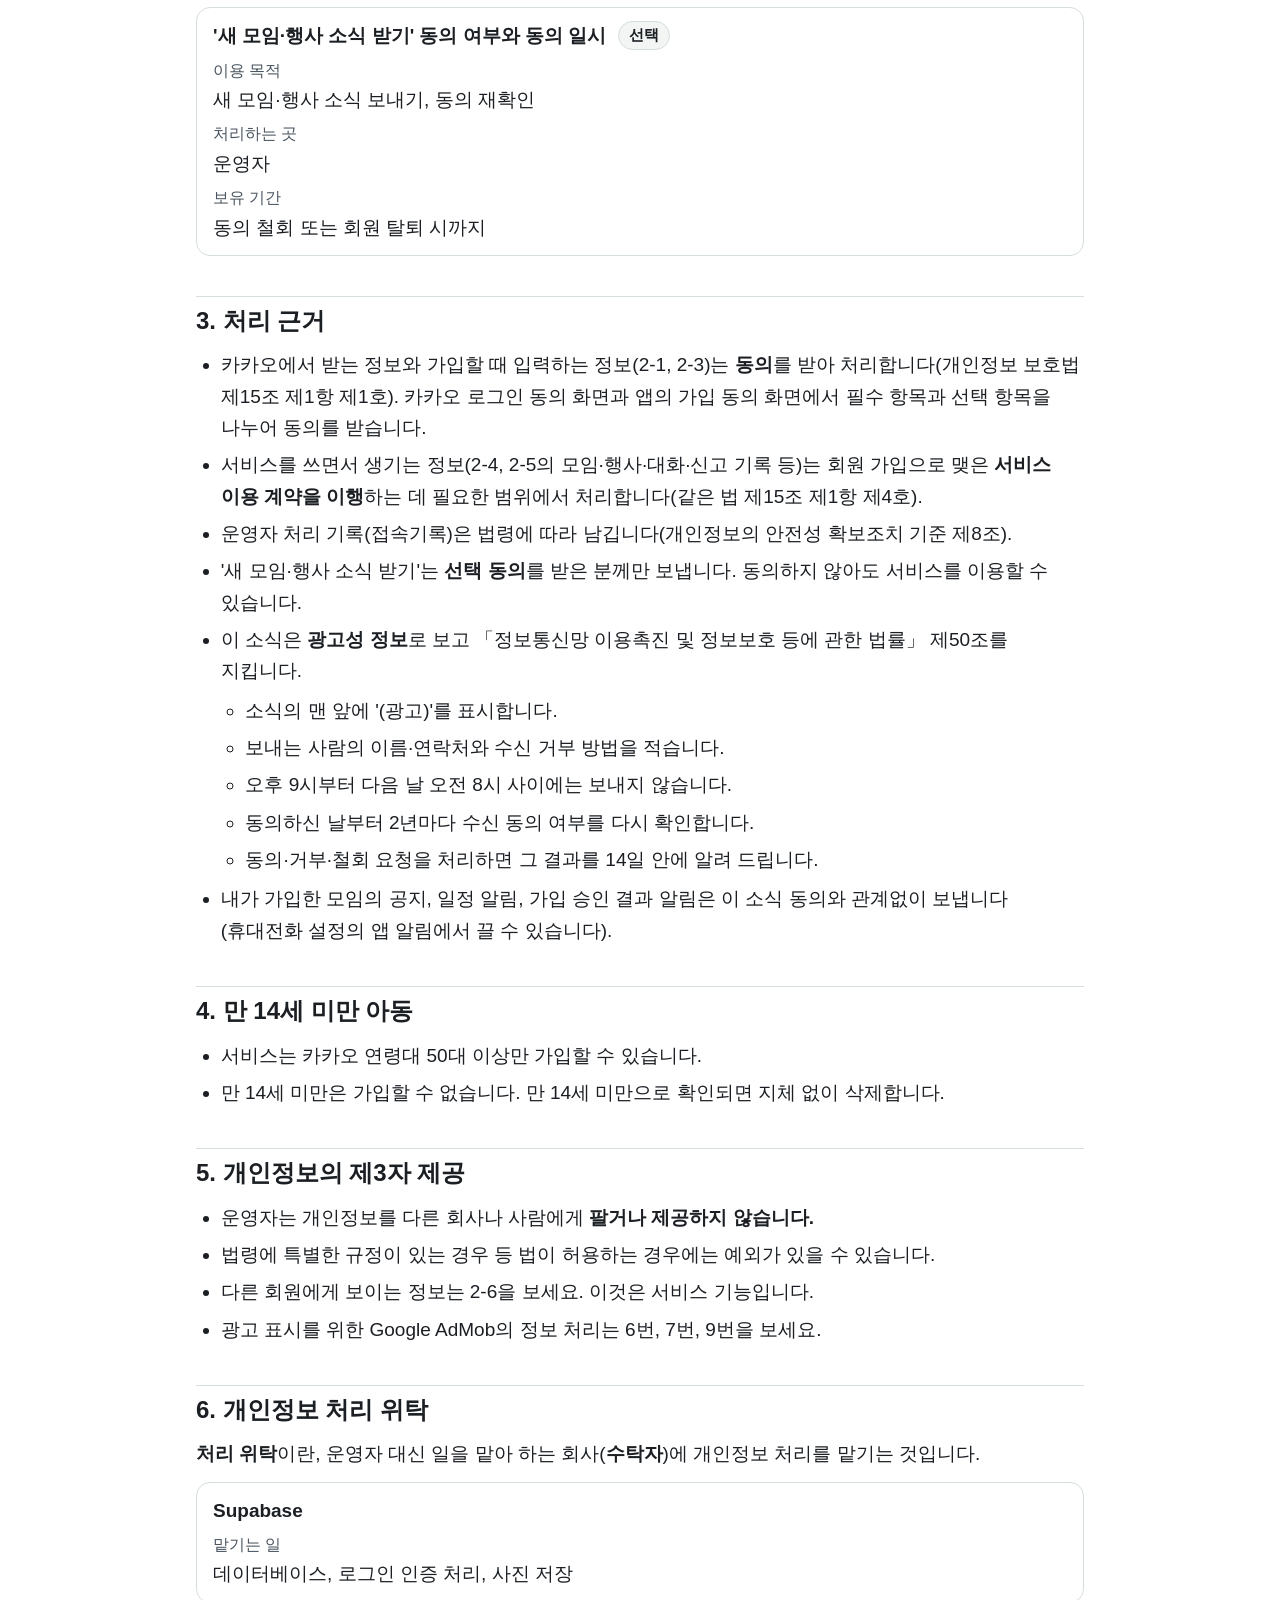
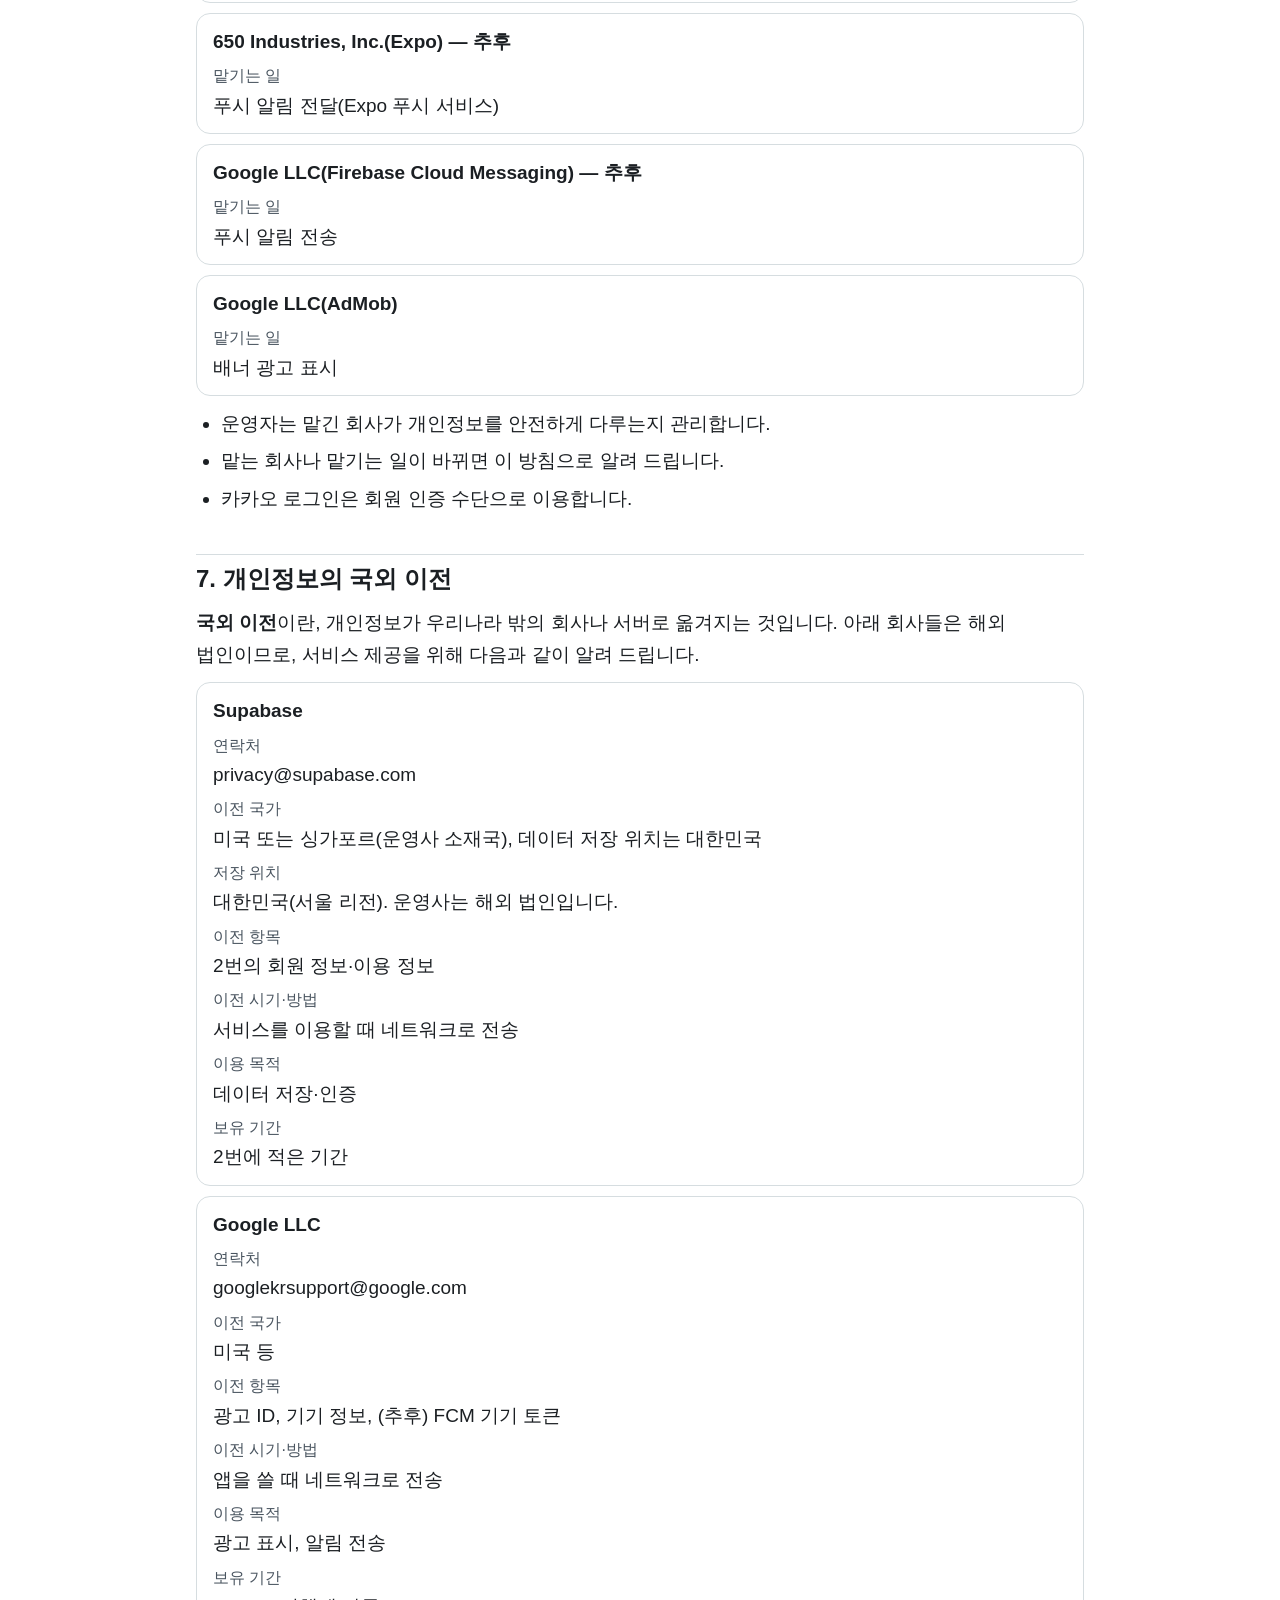
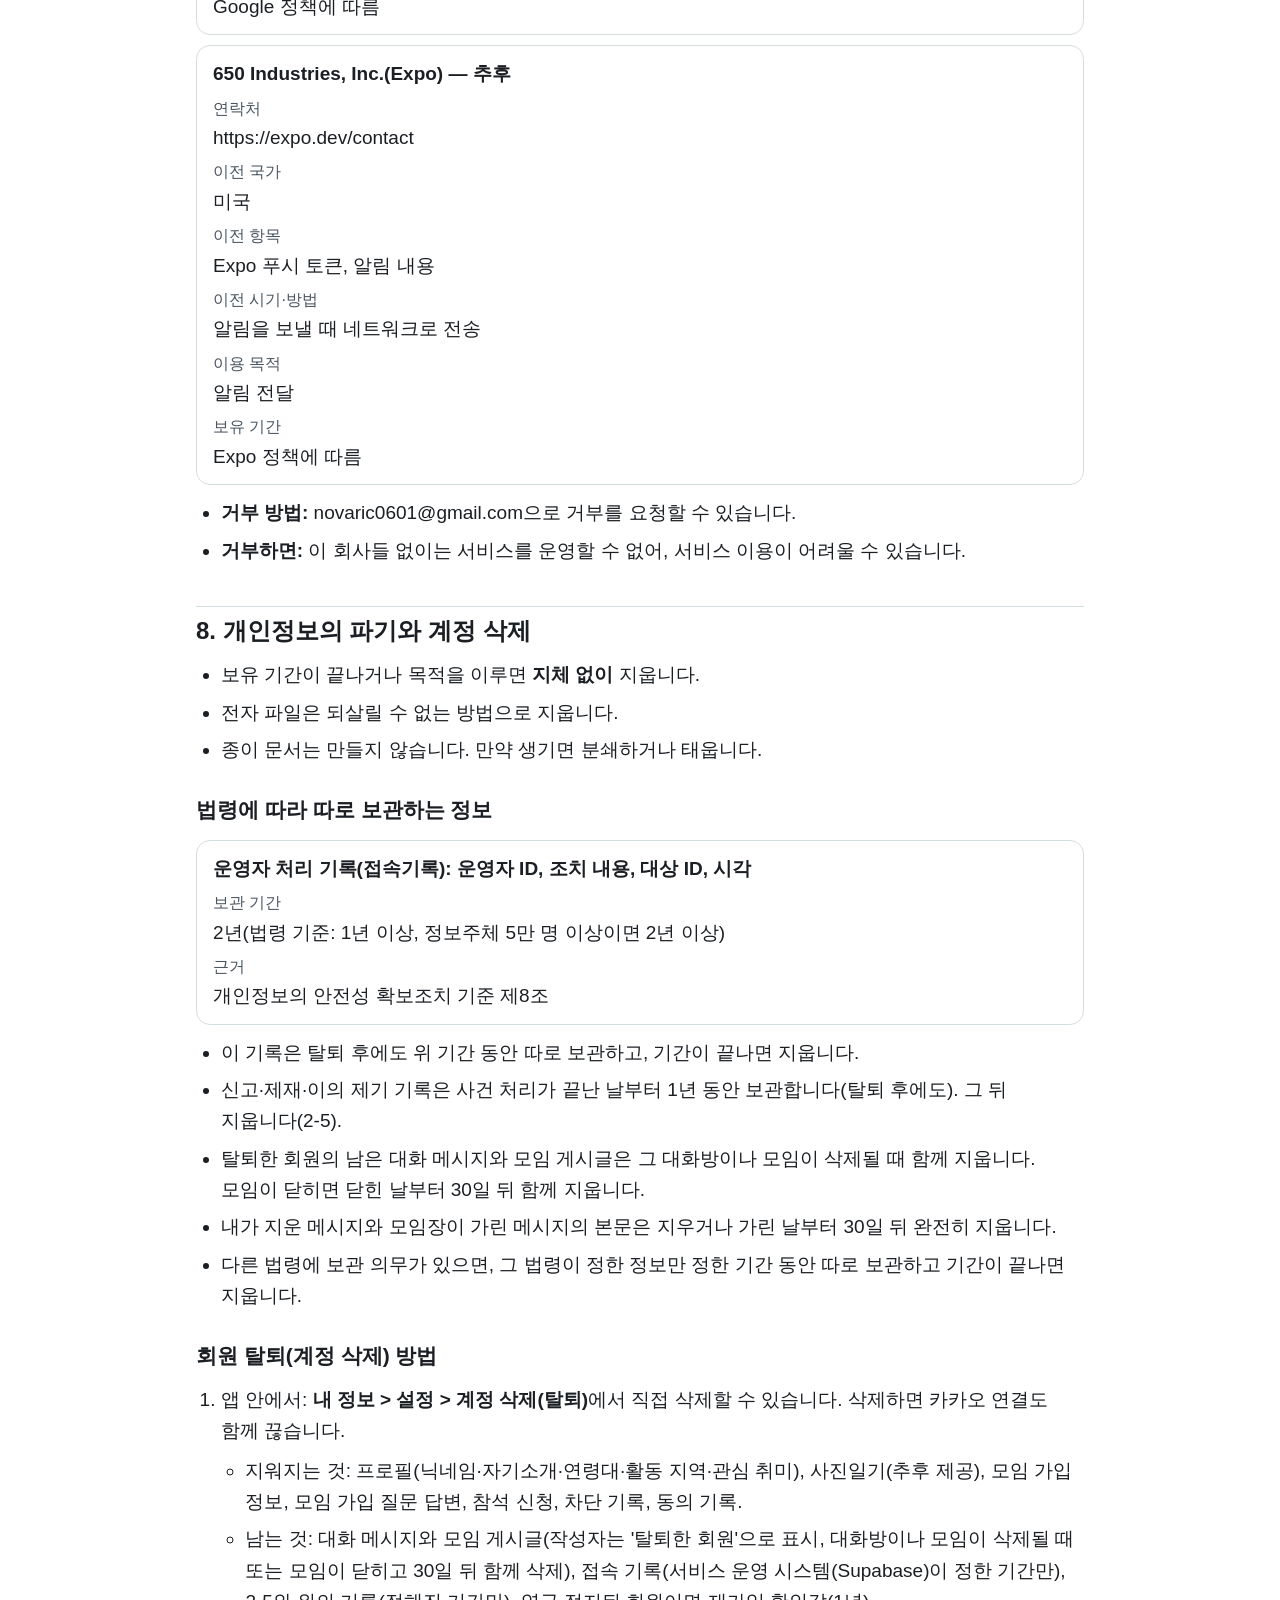
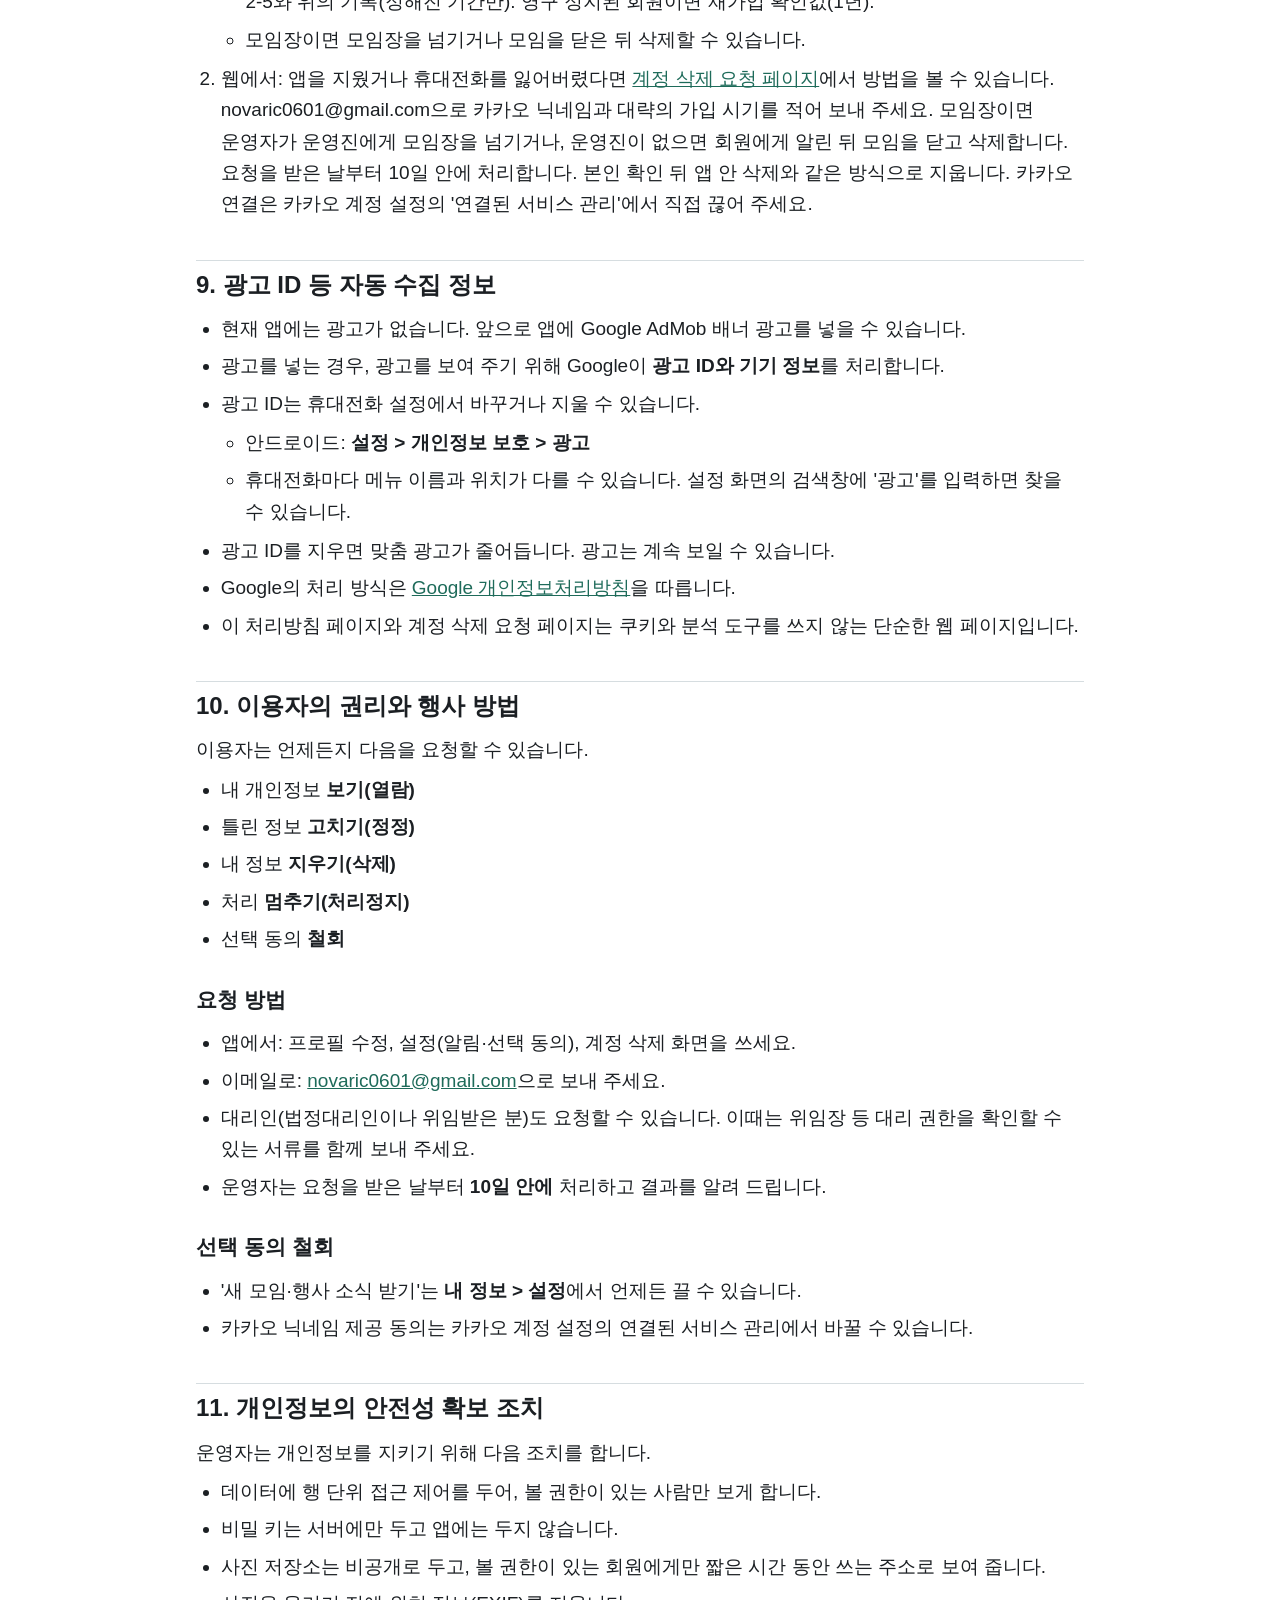
<file: privacy/2026-10-18/index.html>
<!doctype html>
<html lang="ko">
<head>
<meta charset="utf-8">
<meta name="viewport" content="width=device-width, initial-scale=1">
<title>취미벗 개인정보 처리방침</title>
<meta name="description" content="취미벗(운영: 노바릭) 개인정보 처리방침">
<link rel="icon" href="/img/icon.png">
<link rel="stylesheet" href="/assets/site.css">
<!-- Static page: no cookies, no analytics, no external resources. -->
</head>
<body>
<main>
  <div class="top"><img src="/img/icon.png" alt="" width="40" height="40"><a href="/">취미벗</a></div>

  <h1>취미벗 개인정보 처리방침</h1>
  <p class="muted">운영: 노바릭 · 시행일: 2026년 10월 18일</p>

  <p>노바릭(이하 "운영자")은 취미벗 앱(이하 "서비스")을 쓰시는 분의 개인정보를 소중히 다룹니다. 운영자는 「개인정보 보호법」을 지킵니다. 이 방침은 어떤 정보를, 왜, 얼마 동안 다루는지 쉽게 알려 드리기 위한 것입니다.</p>

  <nav class="toc" aria-label="목차">
    <ol>
      <li><a href="#s1">한눈에 보기</a></li>
      <li><a href="#s2">처리하는 개인정보의 항목, 목적, 보유 기간</a></li>
      <li><a href="#s3">처리 근거</a></li>
      <li><a href="#s4">만 14세 미만 아동</a></li>
      <li><a href="#s5">개인정보의 제3자 제공</a></li>
      <li><a href="#s6">개인정보 처리 위탁</a></li>
      <li><a href="#s7">개인정보의 국외 이전</a></li>
      <li><a href="#s8">개인정보의 파기와 계정 삭제</a></li>
      <li><a href="#s9">광고 ID 등 자동 수집 정보</a></li>
      <li><a href="#s10">이용자의 권리와 행사 방법</a></li>
      <li><a href="#s11">개인정보의 안전성 확보 조치</a></li>
      <li><a href="#s12">개인정보 보호책임자와 운영자 정보</a></li>
      <li><a href="#s13">권익 침해 구제 방법</a></li>
      <li><a href="#s14">처리하지 않는 정보</a></li>
      <li><a href="#s15">처리방침의 변경</a></li>
    </ol>
  </nav>

  <h2 id="s1">1. 한눈에 보기</h2>
  <ul>
    <li>가입은 <b>카카오 로그인</b>으로만 합니다.</li>
    <li><b>카카오 계정 연령대가 50대 이상인 분</b>만 가입할 수 있습니다.
      <ul>
        <li>카카오 연령대는 한국 나이 기준일 수 있습니다. 그래서 만 48~49세인 분도 가입될 수 있습니다.</li>
        <li>카카오 계정에 나이 정보가 없으면, 가입할 때 본인이 연령대를 직접 입력합니다. 이 값은 카카오도 운영자도 따로 확인하지 않습니다.</li>
      </ul>
    </li>
    <li>카카오에서 받는 정보는 <b>회원번호, 연령대(필수), 닉네임(선택)</b>입니다.</li>
    <li>이메일, 전화번호, 이름, 생일, 성별, 연계정보(CI)는 <b>받지 않습니다.</b></li>
    <li>위치(GPS)는 <b>받지 않습니다.</b> 위치 권한도 요청하지 않습니다.</li>
    <li>개인정보를 <b>팔지 않습니다.</b></li>
    <li>새 모임·행사 소식은 <b>따로 동의한 분께만</b> 보냅니다.</li>
  </ul>

  <h2 id="s2">2. 처리하는 개인정보의 항목, 목적, 보유 기간</h2>

  <h3>2-1. 카카오 로그인으로 받는 정보</h3>
  <ul class="cards">
    <li><span class="t">카카오 회원번호</span>
      <dl><dt>이용 목적</dt><dd>회원 식별, 회원가입·로그인</dd><dt>보유 기간</dt><dd>회원 탈퇴 시까지</dd></dl></li>
    <li><span class="t">연령대 <span class="badge req">필수</span></span>
      <dl><dt>이용 목적</dt><dd>50대 이상(카카오 연령대 기준)만 가입할 수 있는 모임 서비스로, ① 가입 자격 확인, ② 모임장이 정한 모임별 연령대 가입 조건 확인, ③ 회원 프로필의 연령대 표시(앱에 로그인한 다른 회원에게 보임)에 사용합니다.</dd><dt>보유 기간</dt><dd>회원 탈퇴 시까지</dd></dl></li>
    <li><span class="t">닉네임 <span class="badge opt">선택</span></span>
      <dl><dt>이용 목적</dt><dd>가입할 때 앱 닉네임의 기본값으로 보여 드리는 데 사용</dd><dt>보유 기간</dt><dd>회원 탈퇴 시까지</dd></dl></li>
  </ul>
  <ul>
    <li>카카오에서 받는 정보는 <b>회원가입</b>을 위해 받습니다.</li>
    <li>연령대는 카카오 연령대(한국 나이 기준일 수 있음, 본인이 입력한 값일 수 있음)입니다.</li>
    <li>연령대는 회원 프로필에 표시되어, 앱에 로그인한 다른 회원에게 보입니다.</li>
    <li>카카오 계정에 연령 정보가 없으면, 카카오가 이용자께 동의와 입력을 받아 서비스에 제공합니다(카카오계정으로 수집 후 제공).</li>
    <li>선택 항목에 동의하지 않아도 가입할 수 있습니다. 닉네임은 앱에서 직접 정할 수 있습니다.</li>
    <li>필수 항목(연령대)에 동의하지 않으면 가입 자격을 확인할 수 없어 가입할 수 없습니다.</li>
  </ul>

  <h3>2-2. 나이 확인 기록</h3>
  <ul class="cards">
    <li><span class="t">카카오 회원번호, 연령대, 판정 결과(통과), 확인 시각</span>
      <dl><dt>이용 목적</dt><dd>가입 자격 확인</dd><dt>보유 기간</dt><dd>계정에 연령대가 기록된 직후 삭제</dd></dl></li>
    <li><span class="t">카카오 회원번호, 연령대, 판정 결과(거절), 확인 시각</span>
      <dl><dt>이용 목적</dt><dd>가입 자격 확인, 반복 시도 처리</dd><dt>보유 기간</dt><dd>24시간 후 삭제</dd></dl></li>
  </ul>
  <p>가입 기준에 맞지 않으면 가입 기록을 만들지 않고, 카카오 연결을 끊습니다.</p>

  <h3>2-3. 이용자가 직접 입력하는 정보</h3>
  <ul class="cards">
    <li><span class="t">앱 닉네임(2~10자) <span class="badge req">필수</span></span>
      <dl><dt>이용 목적</dt><dd>서비스 안에서 이름으로 표시</dd><dt>보유 기간</dt><dd>회원 탈퇴 시까지</dd></dl></li>
    <li><span class="t">자기소개(200자 이내) <span class="badge opt">선택</span></span>
      <dl><dt>이용 목적</dt><dd>회원 프로필에 표시(앱에 로그인한 다른 회원에게 보임)</dd><dt>보유 기간</dt><dd>회원 탈퇴 시까지</dd></dl></li>
    <li><span class="t">관심 취미(큰 분야 1~3개) <span class="badge req">필수</span></span>
      <dl><dt>이용 목적</dt><dd>맞는 모임 추천·검색, 가입을 신청한 모임의 모임장·운영진에게 표시</dd><dt>보유 기간</dt><dd>회원 탈퇴 시까지</dd></dl></li>
    <li><span class="t">활동 지역(시·도, 시·군·구) <span class="badge req">필수</span></span>
      <dl><dt>이용 목적</dt><dd>가까운 모임 추천·검색, 같은 모임 회원과 가입을 신청한 모임의 모임장·운영진에게 표시</dd><dt>보유 기간</dt><dd>회원 탈퇴 시까지</dd></dl></li>
    <li><span class="t">모임 가입 질문에 대한 답변 (모임마다 다름)</span>
      <dl><dt>이용 목적</dt><dd>모임장이 가입 신청을 확인</dd><dt>보유 기간</dt><dd>회원 탈퇴 시까지</dd></dl></li>
  </ul>
  <ul>
    <li>활동 지역은 시·도와 시·군·구까지만 받습니다. 동·번지나 GPS 위치는 받지 않습니다.</li>
    <li>자기소개는 쓰지 않아도 됩니다. 언제든 고치거나 지울 수 있습니다(내 정보 &gt; 프로필 수정).</li>
    <li>자기소개, 답변, 대화에 전화번호, 주민등록번호, 건강 상태 같은 정보는 쓰지 마세요. 자기소개는 앱에 로그인한 다른 회원이 볼 수 있습니다.</li>
  </ul>

  <h3>2-4. 서비스를 이용하면서 생기는 정보</h3>
  <ul class="cards">
    <li><span class="t">만든 모임, 가입한 모임, 가입 신청 상태</span>
      <dl><dt>이용 목적</dt><dd>모임 운영</dd><dt>보유 기간</dt><dd>회원 탈퇴 시까지</dd></dl></li>
    <li><span class="t">행사, 참석 여부</span>
      <dl><dt>이용 목적</dt><dd>행사 운영</dd><dt>보유 기간</dt><dd>회원 탈퇴 시까지</dd></dl></li>
    <li><span class="t">모임·행사 대화방 메시지, 모임 게시글</span>
      <dl><dt>이용 목적</dt><dd>대화·모임 기능 제공</dd><dt>보유 기간</dt><dd>탈퇴 후에도 대화 기록으로 남습니다. 작성자는 '탈퇴한 회원'으로 보입니다(닉네임 없음). 그 대화방이나 모임이 삭제될 때 함께 삭제합니다. 모임이 닫히면 닫힌 날부터 30일 뒤 그 모임의 정보·일정·대화방·메시지·게시글을 모두 지웁니다.</dd></dl></li>
    <li><span class="t">내가 지운 메시지, 모임장이 가린 메시지의 본문</span>
      <dl><dt>이용 목적</dt><dd>신고 처리</dd><dt>보유 기간</dt><dd>화면에서는 바로 사라집니다. 본문은 운영자 확인용으로 30일 보관한 뒤 완전히 삭제합니다.</dd></dl></li>
    <li><span class="t">사진일기(사진 1장 + 글 200자) — 추후 제공</span>
      <dl><dt>이용 목적</dt><dd>사진일기 기능 제공</dd><dt>보유 기간</dt><dd>회원 탈퇴 시 삭제</dd></dl></li>
    <li><span class="t">동의 기록(항목별 동의 여부, 동의 일시)</span>
      <dl><dt>이용 목적</dt><dd>동의 사실 확인, 소식 받기 동의 재확인</dd><dt>보유 기간</dt><dd>회원 탈퇴 시까지</dd></dl></li>
    <li><span class="t">접속 기록(IP 주소, 접속 시각)</span>
      <dl><dt>이용 목적</dt><dd>보안, 부정 이용 방지</dd><dt>보유 기간</dt><dd>서비스 운영 시스템(Supabase)이 정한 기간 동안 보관 후 삭제</dd></dl></li>
  </ul>
  <ul>
    <li>지운 메시지와 모임장이 가린 메시지도 신고를 처리하기 위해 30일 동안 보관합니다. 다른 회원에게는 보이지 않습니다.</li>
    <li>사진을 올리는 기능에서는, 올리기 전에 앱에서 사진 속 위치 정보(EXIF)를 지웁니다.</li>
  </ul>

  <h3>2-5. 안전한 이용을 위한 정보</h3>
  <ul class="cards">
    <li><span class="t">신고 기록: 신고한 사람, 신고된 대상, 신고 사유, 신고 설명</span>
      <dl><dt>이용 목적</dt><dd>신고 처리, 피해 예방</dd><dt>보유 기간</dt><dd>사건 처리가 끝난 날부터 1년(탈퇴 후에도), 그 뒤 삭제</dd></dl></li>
    <li><span class="t">신고 당시 내용 사본: 신고된 글의 본문, 사진 위치(저장 경로), 작성자</span>
      <dl><dt>이용 목적</dt><dd>신고된 글이 지워져도 사실 확인</dd><dt>보유 기간</dt><dd>사건 처리가 끝난 날부터 1년(탈퇴 후에도), 그 뒤 삭제</dd></dl></li>
    <li><span class="t">차단 기록</span>
      <dl><dt>이용 목적</dt><dd>차단 기능 제공</dd><dt>보유 기간</dt><dd>회원 탈퇴 시까지</dd></dl></li>
    <li><span class="t">제재 기록: 대상자, 조치(경고·채팅 제한·정지·영구 정지·게시물 삭제), 사유, 기간</span>
      <dl><dt>이용 목적</dt><dd>이용 제한 처리, 이의 제기 처리</dd><dt>보유 기간</dt><dd>사건 처리가 끝난 날부터 1년(탈퇴 후에도), 그 뒤 삭제</dd></dl></li>
    <li><span class="t">이의 제기 내용</span>
      <dl><dt>이용 목적</dt><dd>이의 제기 처리</dd><dt>보유 기간</dt><dd>사건 처리가 끝난 날부터 1년(탈퇴 후에도), 그 뒤 삭제</dd></dl></li>
    <li><span class="t">모임 운영 기록: 모임장·운영진의 가입 승인·거절, 내보내기, 메시지 가리기(누가, 누구에게, 언제)</span>
      <dl><dt>이용 목적</dt><dd>모임 운영 분쟁 확인, 신고 처리</dd><dt>보유 기간</dt><dd>기록한 날부터 1년(탈퇴 후에도), 그 뒤 삭제</dd></dl></li>
    <li><span class="t">영구 정지된 회원의 재가입 확인값: 카카오 회원번호를 비밀 키로 되돌릴 수 없게 바꾼 값(원래 번호는 보관하지 않음)</span>
      <dl><dt>대상</dt><dd>운영자 결정으로 영구 정지된 회원만(일반 탈퇴, 임시 제한은 해당 없음)</dd><dt>이용 목적</dt><dd>영구 정지된 회원의 재가입 거절(다른 용도로 쓰지 않음)</dd><dt>보유 기간</dt><dd>탈퇴한 날부터 1년, 그 뒤 삭제</dd></dl></li>
    <li><span class="t">운영자 처리 기록(접속기록): 운영자 ID, 조치 내용, 대상 종류·대상 ID, 시각</span>
      <dl><dt>이용 목적</dt><dd>운영자가 조치한 내용을 남겨 오남용 방지</dd><dt>보유 기간</dt><dd>2년 보관 후 삭제(법령 기준: 1년 이상, 정보주체가 5만 명 이상이면 2년 이상). 보관 중에는 수정·삭제할 수 없게 보관. 근거: 개인정보의 안전성 확보조치 기준 제8조</dd></dl></li>
  </ul>

  <h4>주의 안내(자동)</h4>
  <ul>
    <li>대화나 글에 이성 교제, 돈 요구·투자, 사기와 관련된 단어가 있으면, 보내기 전에 <b>주의 안내</b>를 한 번 보여 드립니다.</li>
    <li>주의 안내는 알려 드리기만 합니다. 안내를 보고도 그대로 보낼 수 있습니다.</li>
    <li>모임 이름·취미 이름에 이런 단어가 있으면 운영자가 확인한 뒤 다른 분께 보입니다.</li>
    <li>사기 관련 단어가 있는 글은 운영자가 확인할 수 있도록 표시해 둡니다.</li>
  </ul>

  <h4>신고 누적 시 자동 임시 제한</h4>
  <ul>
    <li>7일 안에, 그 회원과 같은 모임에 있는 서로 다른 3명이 그 회원을 신고하면, 운영자가 검토하기 전까지 그 회원의 <b>채팅을 24시간 자동으로 제한</b>합니다.</li>
    <li>이 제한은 사람이 판단하기 전에 자동으로 걸립니다.</li>
    <li>운영자가 처리 기록을 보고 신고 내용을 검토합니다. 잘못된 제한이면 풉니다.</li>
    <li>제한되면 앱을 열 때 기간과 사유를 알려 드립니다. <b>[이의 제기하기]</b> 버튼으로 이의를 낼 수 있습니다.</li>
    <li>이 자동 제한을 거부하거나, 설명을 요구하거나, 사람이 다시 판단해 달라고 요청할 수 있습니다. 거부하시면 운영자가 직접 검토해 제한을 유지하거나 풉니다. 앱의 [이의 제기하기] 또는 novaric0601@gmail.com으로 요청하시면, 운영자가 직접 다시 검토하고 결과를 알려 드립니다.</li>
  </ul>

  <h3>2-6. 다른 회원에게 보이는 정보</h3>
  <ul class="cards">
    <li><span class="t">앱에 로그인한 다른 회원</span>
      <dl><dt>보이는 정보</dt><dd>닉네임, 연령대, 자기소개, 공개 모임 정보</dd></dl></li>
    <li><span class="t">같은 모임 회원</span>
      <dl><dt>보이는 정보</dt><dd>위 내용 + 활동 지역, 가입일, 회원 상태(이용 중인지), 대화방 메시지, 행사 참석자 닉네임 목록, 모임 안 사진일기</dd></dl></li>
    <li><span class="t">내가 가입을 신청한 모임의 모임장·운영진</span>
      <dl><dt>보이는 정보</dt><dd>맨 위 내용 + 활동 지역, 가입일, 회원 상태, 관심 취미, 가입 질문 답변</dd></dl></li>
    <li><span class="t">운영자</span>
      <dl><dt>보이는 정보</dt><dd>신고·제재 처리에 필요한 정보(운영자 처리 기록이 남습니다)</dd></dl></li>
  </ul>
  <p>탈퇴하면 남아 있는 대화와 모임 게시글의 작성자는 '탈퇴한 회원'으로 보입니다. 닉네임은 보이지 않습니다.</p>
  <p>이용이 정지되거나 탈퇴한 회원의 프로필은 다른 회원에게 보이지 않습니다(채팅만 잠시 제한된 경우는 그대로 보입니다).</p>
  <p>다른 회원이 메시지에 직접 적은 이름(예: '@닉네임')은 그 회원이 쓴 글이라 그대로 남을 수 있습니다.</p>

  <h3>2-7. 광고와 알림 관련 정보</h3>
  <p>현재 앱에는 광고가 없습니다. 아래 광고 관련 항목(광고 ID 처리, Google AdMob 위탁·국외 이전)은 앞으로 앱에 배너 광고를 넣는 경우에 적용됩니다.</p>
  <ul class="cards">
    <li><span class="t">광고 ID, 기기 정보</span>
      <dl><dt>언제</dt><dd>앱을 쓸 때</dd><dt>이용 목적</dt><dd>배너 광고 표시</dd><dt>처리하는 곳</dt><dd>Google(AdMob)</dd><dt>보유 기간</dt><dd>Google 정책에 따름</dd></dl></li>
    <li><span class="t">푸시 토큰(Expo 푸시 토큰, FCM 기기 토큰) — 추후 제공</span>
      <dl><dt>언제</dt><dd>알림을 켠 경우</dd><dt>이용 목적</dt><dd>알림 보내기</dd><dt>처리하는 곳</dt><dd>Expo 푸시 서비스 → Google(Firebase Cloud Messaging)</dd><dt>보유 기간</dt><dd>회원 탈퇴 시까지</dd></dl></li>
    <li><span class="t">'새 모임·행사 소식 받기' 동의 여부와 동의 일시 <span class="badge opt">선택</span></span>
      <dl><dt>이용 목적</dt><dd>새 모임·행사 소식 보내기, 동의 재확인</dd><dt>처리하는 곳</dt><dd>운영자</dd><dt>보유 기간</dt><dd>동의 철회 또는 회원 탈퇴 시까지</dd></dl></li>
  </ul>

  <h2 id="s3">3. 처리 근거</h2>
  <ul>
    <li>카카오에서 받는 정보와 가입할 때 입력하는 정보(2-1, 2-3)는 <b>동의</b>를 받아 처리합니다(개인정보 보호법 제15조 제1항 제1호). 카카오 로그인 동의 화면과 앱의 가입 동의 화면에서 필수 항목과 선택 항목을 나누어 동의를 받습니다.</li>
    <li>서비스를 쓰면서 생기는 정보(2-4, 2-5의 모임·행사·대화·신고 기록 등)는 회원 가입으로 맺은 <b>서비스 이용 계약을 이행</b>하는 데 필요한 범위에서 처리합니다(같은 법 제15조 제1항 제4호).</li>
    <li>운영자 처리 기록(접속기록)은 법령에 따라 남깁니다(개인정보의 안전성 확보조치 기준 제8조).</li>
    <li>'새 모임·행사 소식 받기'는 <b>선택 동의</b>를 받은 분께만 보냅니다. 동의하지 않아도 서비스를 이용할 수 있습니다.</li>
    <li>이 소식은 <b>광고성 정보</b>로 보고 「정보통신망 이용촉진 및 정보보호 등에 관한 법률」 제50조를 지킵니다.
      <ul>
        <li>소식의 맨 앞에 '(광고)'를 표시합니다.</li>
        <li>보내는 사람의 이름·연락처와 수신 거부 방법을 적습니다.</li>
        <li>오후 9시부터 다음 날 오전 8시 사이에는 보내지 않습니다.</li>
        <li>동의하신 날부터 2년마다 수신 동의 여부를 다시 확인합니다.</li>
        <li>동의·거부·철회 요청을 처리하면 그 결과를 14일 안에 알려 드립니다.</li>
      </ul>
    </li>
    <li>내가 가입한 모임의 공지, 일정 알림, 가입 승인 결과 알림은 이 소식 동의와 관계없이 보냅니다(휴대전화 설정의 앱 알림에서 끌 수 있습니다).</li>
  </ul>

  <h2 id="s4">4. 만 14세 미만 아동</h2>
  <ul>
    <li>서비스는 카카오 연령대 50대 이상만 가입할 수 있습니다.</li>
    <li>만 14세 미만은 가입할 수 없습니다. 만 14세 미만으로 확인되면 지체 없이 삭제합니다.</li>
  </ul>

  <h2 id="s5">5. 개인정보의 제3자 제공</h2>
  <ul>
    <li>운영자는 개인정보를 다른 회사나 사람에게 <b>팔거나 제공하지 않습니다.</b></li>
    <li>법령에 특별한 규정이 있는 경우 등 법이 허용하는 경우에는 예외가 있을 수 있습니다.</li>
    <li>다른 회원에게 보이는 정보는 2-6을 보세요. 이것은 서비스 기능입니다.</li>
    <li>광고 표시를 위한 Google AdMob의 정보 처리는 6번, 7번, 9번을 보세요.</li>
  </ul>

  <h2 id="s6">6. 개인정보 처리 위탁</h2>
  <p><b>처리 위탁</b>이란, 운영자 대신 일을 맡아 하는 회사(<b>수탁자</b>)에 개인정보 처리를 맡기는 것입니다.</p>
  <ul class="cards">
    <li><span class="t">Supabase</span><dl><dt>맡기는 일</dt><dd>데이터베이스, 로그인 인증 처리, 사진 저장</dd></dl></li>
    <li><span class="t">650 Industries, Inc.(Expo) — 추후</span><dl><dt>맡기는 일</dt><dd>푸시 알림 전달(Expo 푸시 서비스)</dd></dl></li>
    <li><span class="t">Google LLC(Firebase Cloud Messaging) — 추후</span><dl><dt>맡기는 일</dt><dd>푸시 알림 전송</dd></dl></li>
    <li><span class="t">Google LLC(AdMob)</span><dl><dt>맡기는 일</dt><dd>배너 광고 표시</dd></dl></li>
  </ul>
  <ul>
    <li>운영자는 맡긴 회사가 개인정보를 안전하게 다루는지 관리합니다.</li>
    <li>맡는 회사나 맡기는 일이 바뀌면 이 방침으로 알려 드립니다.</li>
    <li>카카오 로그인은 회원 인증 수단으로 이용합니다.</li>
  </ul>

  <h2 id="s7">7. 개인정보의 국외 이전</h2>
  <p><b>국외 이전</b>이란, 개인정보가 우리나라 밖의 회사나 서버로 옮겨지는 것입니다. 아래 회사들은 해외 법인이므로, 서비스 제공을 위해 다음과 같이 알려 드립니다.</p>
  <ul class="cards">
    <li><span class="t">Supabase</span>
      <dl><dt>연락처</dt><dd>privacy@supabase.com</dd><dt>이전 국가</dt><dd>미국 또는 싱가포르(운영사 소재국), 데이터 저장 위치는 대한민국</dd><dt>저장 위치</dt><dd>대한민국(서울 리전). 운영사는 해외 법인입니다.</dd><dt>이전 항목</dt><dd>2번의 회원 정보·이용 정보</dd><dt>이전 시기·방법</dt><dd>서비스를 이용할 때 네트워크로 전송</dd><dt>이용 목적</dt><dd>데이터 저장·인증</dd><dt>보유 기간</dt><dd>2번에 적은 기간</dd></dl></li>
    <li><span class="t">Google LLC</span>
      <dl><dt>연락처</dt><dd>googlekrsupport@google.com</dd><dt>이전 국가</dt><dd>미국 등</dd><dt>이전 항목</dt><dd>광고 ID, 기기 정보, (추후) FCM 기기 토큰</dd><dt>이전 시기·방법</dt><dd>앱을 쓸 때 네트워크로 전송</dd><dt>이용 목적</dt><dd>광고 표시, 알림 전송</dd><dt>보유 기간</dt><dd>Google 정책에 따름</dd></dl></li>
    <li><span class="t">650 Industries, Inc.(Expo) — 추후</span>
      <dl><dt>연락처</dt><dd>https://expo.dev/contact</dd><dt>이전 국가</dt><dd>미국</dd><dt>이전 항목</dt><dd>Expo 푸시 토큰, 알림 내용</dd><dt>이전 시기·방법</dt><dd>알림을 보낼 때 네트워크로 전송</dd><dt>이용 목적</dt><dd>알림 전달</dd><dt>보유 기간</dt><dd>Expo 정책에 따름</dd></dl></li>
  </ul>
  <ul>
    <li><b>거부 방법:</b> novaric0601@gmail.com으로 거부를 요청할 수 있습니다.</li>
    <li><b>거부하면:</b> 이 회사들 없이는 서비스를 운영할 수 없어, 서비스 이용이 어려울 수 있습니다.</li>
  </ul>

  <h2 id="s8">8. 개인정보의 파기와 계정 삭제</h2>
  <ul>
    <li>보유 기간이 끝나거나 목적을 이루면 <b>지체 없이</b> 지웁니다.</li>
    <li>전자 파일은 되살릴 수 없는 방법으로 지웁니다.</li>
    <li>종이 문서는 만들지 않습니다. 만약 생기면 분쇄하거나 태웁니다.</li>
  </ul>
  <h3>법령에 따라 따로 보관하는 정보</h3>
  <ul class="cards">
    <li><span class="t">운영자 처리 기록(접속기록): 운영자 ID, 조치 내용, 대상 ID, 시각</span>
      <dl><dt>보관 기간</dt><dd>2년(법령 기준: 1년 이상, 정보주체 5만 명 이상이면 2년 이상)</dd><dt>근거</dt><dd>개인정보의 안전성 확보조치 기준 제8조</dd></dl></li>
  </ul>
  <ul>
    <li>이 기록은 탈퇴 후에도 위 기간 동안 따로 보관하고, 기간이 끝나면 지웁니다.</li>
    <li>신고·제재·이의 제기 기록은 사건 처리가 끝난 날부터 1년 동안 보관합니다(탈퇴 후에도). 그 뒤 지웁니다(2-5).</li>
    <li>탈퇴한 회원의 남은 대화 메시지와 모임 게시글은 그 대화방이나 모임이 삭제될 때 함께 지웁니다. 모임이 닫히면 닫힌 날부터 30일 뒤 함께 지웁니다.</li>
    <li>내가 지운 메시지와 모임장이 가린 메시지의 본문은 지우거나 가린 날부터 30일 뒤 완전히 지웁니다.</li>
    <li>다른 법령에 보관 의무가 있으면, 그 법령이 정한 정보만 정한 기간 동안 따로 보관하고 기간이 끝나면 지웁니다.</li>
  </ul>
  <h3>회원 탈퇴(계정 삭제) 방법</h3>
  <ol>
    <li>앱 안에서: <b>내 정보 &gt; 설정 &gt; 계정 삭제(탈퇴)</b>에서 직접 삭제할 수 있습니다. 삭제하면 카카오 연결도 함께 끊습니다.
      <ul>
        <li>지워지는 것: 프로필(닉네임·자기소개·연령대·활동 지역·관심 취미), 사진일기(추후 제공), 모임 가입 정보, 모임 가입 질문 답변, 참석 신청, 차단 기록, 동의 기록.</li>
        <li>남는 것: 대화 메시지와 모임 게시글(작성자는 '탈퇴한 회원'으로 표시, 대화방이나 모임이 삭제될 때 또는 모임이 닫히고 30일 뒤 함께 삭제), 접속 기록(서비스 운영 시스템(Supabase)이 정한 기간만), 2-5와 위의 기록(정해진 기간만). 영구 정지된 회원이면 재가입 확인값(1년).</li>
        <li>모임장이면 모임장을 넘기거나 모임을 닫은 뒤 삭제할 수 있습니다.</li>
      </ul>
    </li>
    <li>웹에서: 앱을 지웠거나 휴대전화를 잃어버렸다면 <a href="/delete-account/">계정 삭제 요청 페이지</a>에서 방법을 볼 수 있습니다. novaric0601@gmail.com으로 카카오 닉네임과 대략의 가입 시기를 적어 보내 주세요. 모임장이면 운영자가 운영진에게 모임장을 넘기거나, 운영진이 없으면 회원에게 알린 뒤 모임을 닫고 삭제합니다. 요청을 받은 날부터 10일 안에 처리합니다. 본인 확인 뒤 앱 안 삭제와 같은 방식으로 지웁니다. 카카오 연결은 카카오 계정 설정의 '연결된 서비스 관리'에서 직접 끊어 주세요.</li>
  </ol>

  <h2 id="s9">9. 광고 ID 등 자동 수집 정보</h2>
  <ul>
    <li>현재 앱에는 광고가 없습니다. 앞으로 앱에 Google AdMob 배너 광고를 넣을 수 있습니다.</li>
    <li>광고를 넣는 경우, 광고를 보여 주기 위해 Google이 <b>광고 ID와 기기 정보</b>를 처리합니다.</li>
    <li>광고 ID는 휴대전화 설정에서 바꾸거나 지울 수 있습니다.
      <ul>
        <li>안드로이드: <b>설정 &gt; 개인정보 보호 &gt; 광고</b></li>
        <li>휴대전화마다 메뉴 이름과 위치가 다를 수 있습니다. 설정 화면의 검색창에 '광고'를 입력하면 찾을 수 있습니다.</li>
      </ul>
    </li>
    <li>광고 ID를 지우면 맞춤 광고가 줄어듭니다. 광고는 계속 보일 수 있습니다.</li>
    <li>Google의 처리 방식은 <a href="https://policies.google.com/privacy?hl=ko" rel="noopener noreferrer">Google 개인정보처리방침</a>을 따릅니다.</li>
    <li>이 처리방침 페이지와 계정 삭제 요청 페이지는 쿠키와 분석 도구를 쓰지 않는 단순한 웹 페이지입니다.</li>
  </ul>

  <h2 id="s10">10. 이용자의 권리와 행사 방법</h2>
  <p>이용자는 언제든지 다음을 요청할 수 있습니다.</p>
  <ul>
    <li>내 개인정보 <b>보기(열람)</b></li>
    <li>틀린 정보 <b>고치기(정정)</b></li>
    <li>내 정보 <b>지우기(삭제)</b></li>
    <li>처리 <b>멈추기(처리정지)</b></li>
    <li>선택 동의 <b>철회</b></li>
  </ul>
  <h3>요청 방법</h3>
  <ul>
    <li>앱에서: 프로필 수정, 설정(알림·선택 동의), 계정 삭제 화면을 쓰세요.</li>
    <li>이메일로: <a href="mailto:novaric0601@gmail.com">novaric0601@gmail.com</a>으로 보내 주세요.</li>
    <li>대리인(법정대리인이나 위임받은 분)도 요청할 수 있습니다. 이때는 위임장 등 대리 권한을 확인할 수 있는 서류를 함께 보내 주세요.</li>
    <li>운영자는 요청을 받은 날부터 <b>10일 안에</b> 처리하고 결과를 알려 드립니다.</li>
  </ul>
  <h3>선택 동의 철회</h3>
  <ul>
    <li>'새 모임·행사 소식 받기'는 <b>내 정보 &gt; 설정</b>에서 언제든 끌 수 있습니다.</li>
    <li>카카오 닉네임 제공 동의는 카카오 계정 설정의 연결된 서비스 관리에서 바꿀 수 있습니다.</li>
  </ul>

  <h2 id="s11">11. 개인정보의 안전성 확보 조치</h2>
  <p>운영자는 개인정보를 지키기 위해 다음 조치를 합니다.</p>
  <ul>
    <li>데이터에 행 단위 접근 제어를 두어, 볼 권한이 있는 사람만 보게 합니다.</li>
    <li>비밀 키는 서버에만 두고 앱에는 두지 않습니다.</li>
    <li>사진 저장소는 비공개로 두고, 볼 권한이 있는 회원에게만 짧은 시간 동안 쓰는 주소로 보여 줍니다.</li>
    <li>사진을 올리기 전에 위치 정보(EXIF)를 지웁니다.</li>
    <li>운영자 권한을 최소로 나눕니다(보기·처리·관리).</li>
    <li>운영자가 조치하면 모두 기록하고, 그 기록은 고칠 수 없게 보관합니다.</li>
  </ul>

  <h2 id="s12">12. 개인정보 보호책임자와 운영자 정보</h2>
  <p>개인정보 관련 문의, 불만, 피해 상담은 아래로 연락해 주세요.</p>
  <div class="box">
    <p><b>개인정보 보호책임자</b>: 이주봉(대표자)</p>
    <p>연락처: <a href="mailto:novaric0601@gmail.com">novaric0601@gmail.com</a></p>
  </div>
  <div class="box">
    <p><b>운영자</b>: 노바릭(개인사업자)</p>
    <p>대표자: 이주봉</p>
    <p>사업자등록번호: 219-12-65255</p>
    <p>사업장 주소: 서울특별시 강북구 솔샘로 174, 151동 1407호</p>
    <p>고객 문의: <a href="mailto:novaric0601@gmail.com">novaric0601@gmail.com</a></p>
  </div>

  <h2 id="s13">13. 권익 침해 구제 방법</h2>
  <p>도움이 더 필요하면 아래 기관에 문의할 수 있습니다.</p>
  <ul>
    <li>개인정보분쟁조정위원회: 1833-6972 (www.kopico.go.kr)</li>
    <li>개인정보침해신고센터: 국번 없이 118 (privacy.kisa.or.kr)</li>
    <li>대검찰청: 국번 없이 1301 (www.spo.go.kr)</li>
    <li>경찰청: 국번 없이 182 (ecrm.police.go.kr)</li>
  </ul>

  <h2 id="s14">14. 처리하지 않는 정보</h2>
  <ul>
    <li><b>민감정보</b>(건강, 정치적 견해 등 법이 정한 정보)와 <b>고유식별정보</b>(주민등록번호 등): 받지 않습니다. 이용자가 직접 글이나 대화에 올린 경우, 신고가 들어오면 운영자가 확인한 뒤 삭제합니다.</li>
    <li><b>가명정보</b>(누구인지 알 수 없게 바꾼 정보): 만들거나 쓰지 않습니다.</li>
  </ul>

  <h2 id="s15">15. 처리방침의 변경</h2>
  <ul>
    <li>이 방침은 2026년 10월 18일부터 시행합니다.</li>
    <li>내용이 바뀌면 앱 공지와 이 페이지로 알려 드립니다.</li>
    <li>이용자 권리에 큰 영향을 주는 변경은 시행 전에 미리 알려 드립니다.</li>
    <li>이 방침은 https://chwimibeot.novaric.kr/privacy 에 게시합니다. 이전 방침도 이 주소에서 볼 수 있게 둡니다.</li>
  </ul>

  <footer>
    <p>노바릭 · 대표 이주봉 · <a href="mailto:novaric0601@gmail.com">novaric0601@gmail.com</a></p>
    <p><a href="/">처음으로</a> · <a href="/delete-account/">계정 삭제 요청</a></p>
  </footer>
</main>
</body>
</html>
</file>
<file: assets/site.css>
/* 취미벗 static site. No cookies, no analytics, no external resources. */
:root {
  --fg: #1b1f23; --muted: #4a5560; --bg: #ffffff; --soft: #f2f5f4;
  --brand: #1E6B5A; --link: #1E6B5A; --line: #d6dde0; --warn-bg: #fff6e0; --warn-line: #e8c46a;
  color-scheme: light dark;
}
@media (prefers-color-scheme: dark) {
  :root {
    --fg: #eef2f1; --muted: #b8c3c0; --bg: #121615; --soft: #1c2321;
    --brand: #7fd1bd; --link: #7fd1bd; --line: #2c3633; --warn-bg: #2a2416; --warn-line: #7a6430;
  }
}
* { box-sizing: border-box; }
html { -webkit-text-size-adjust: 100%; }
body {
  margin: 0; background: var(--bg); color: var(--fg);
  font-family: -apple-system, BlinkMacSystemFont, "Apple SD Gothic Neo", "Noto Sans KR", "Malgun Gothic", "Segoe UI", sans-serif;
  font-size: 19px; line-height: 1.65; word-break: keep-all; overflow-wrap: anywhere;
}
main { max-width: 920px; margin: 0 auto; padding: 24px 16px 48px; }
a { color: var(--link); }
a:focus-visible { outline: 3px solid var(--brand); outline-offset: 2px; }
h1 { font-size: 30px; line-height: 1.3; margin: 8px 0 8px; }
h2 { font-size: 24px; line-height: 1.35; margin: 40px 0 12px; padding-top: 8px; border-top: 1px solid var(--line); }
h3 { font-size: 21px; margin: 28px 0 10px; }
p { margin: 8px 0; }
ul, ol { padding-left: 1.3em; margin: 8px 0; }
li { margin: 6px 0; }
img { max-width: 100%; height: auto; }
.top { display: flex; align-items: center; gap: 12px; font-size: 17px; }
.top img { width: 40px; height: 40px; border-radius: 10px; }
.top a { text-decoration: none; font-weight: 700; color: var(--fg); }
.lead { font-size: 20px; }
.muted, .note { color: var(--muted); font-size: 16px; }
.box { background: var(--soft); border-radius: 14px; padding: 16px 18px; margin: 12px 0; }
.warn { background: var(--warn-bg); border: 1px solid var(--warn-line); border-radius: 14px; padding: 14px 18px; margin: 12px 0; }
.toc { background: var(--soft); border-radius: 14px; padding: 12px 18px; }
.toc ol { margin: 4px 0; }
/* Card list replaces wide tables (works at 360px). */
.cards { list-style: none; padding: 0; margin: 12px 0; display: grid; gap: 10px; }
.cards > li { margin: 0; border: 1px solid var(--line); border-radius: 14px; padding: 12px 16px; background: var(--bg); }
.cards .t { font-weight: 700; display: block; margin-bottom: 4px; }
.cards dl { margin: 0; }
.cards dt { color: var(--muted); font-size: 16px; margin-top: 6px; }
.cards dd { margin: 0; }
.badge { display: inline-block; padding: 1px 10px; border-radius: 999px; font-size: 15px; font-weight: 700; margin-left: 6px; vertical-align: 2px; }
.req { background: #1E6B5A; color: #fff; }
.opt { background: var(--soft); color: var(--fg); border: 1px solid var(--line); }
.mail { font-size: 21px; font-weight: 700; }
.steps li { margin: 10px 0; }
footer { margin-top: 48px; padding-top: 16px; border-top: 1px solid var(--line); font-size: 16px; color: var(--muted); }
footer p { margin: 4px 0; }
.shots { display: grid; grid-template-columns: repeat(4, 1fr); gap: 14px; margin-top: 12px; }
.shots figure { margin: 0; }
.shots img { width: 100%; border: 1px solid var(--line); border-radius: 14px; display: block; }
.shots figcaption { font-size: 15px; color: var(--muted); margin-top: 6px; text-align: center; }
.hero { display: flex; align-items: center; gap: 16px; }
.hero img { width: 72px; height: 72px; border-radius: 18px; }
.hero h1 { margin: 0; font-size: 32px; }
.tag { display: inline-block; margin-top: 6px; padding: 4px 12px; border-radius: 999px; background: var(--soft); color: var(--muted); font-size: 16px; }
.btns { display: flex; flex-wrap: wrap; gap: 10px; margin: 16px 0; }
.btn { display: inline-block; padding: 12px 18px; border-radius: 12px; border: 2px solid var(--brand); color: var(--brand); text-decoration: none; font-weight: 700; min-height: 48px; }
.btn.primary { background: #1E6B5A; border-color: #1E6B5A; color: #fff; }
@media (max-width: 720px) {
  .shots { grid-template-columns: repeat(2, 1fr); }
  h1, .hero h1 { font-size: 27px; }
  h2 { font-size: 22px; }
}
</file>
